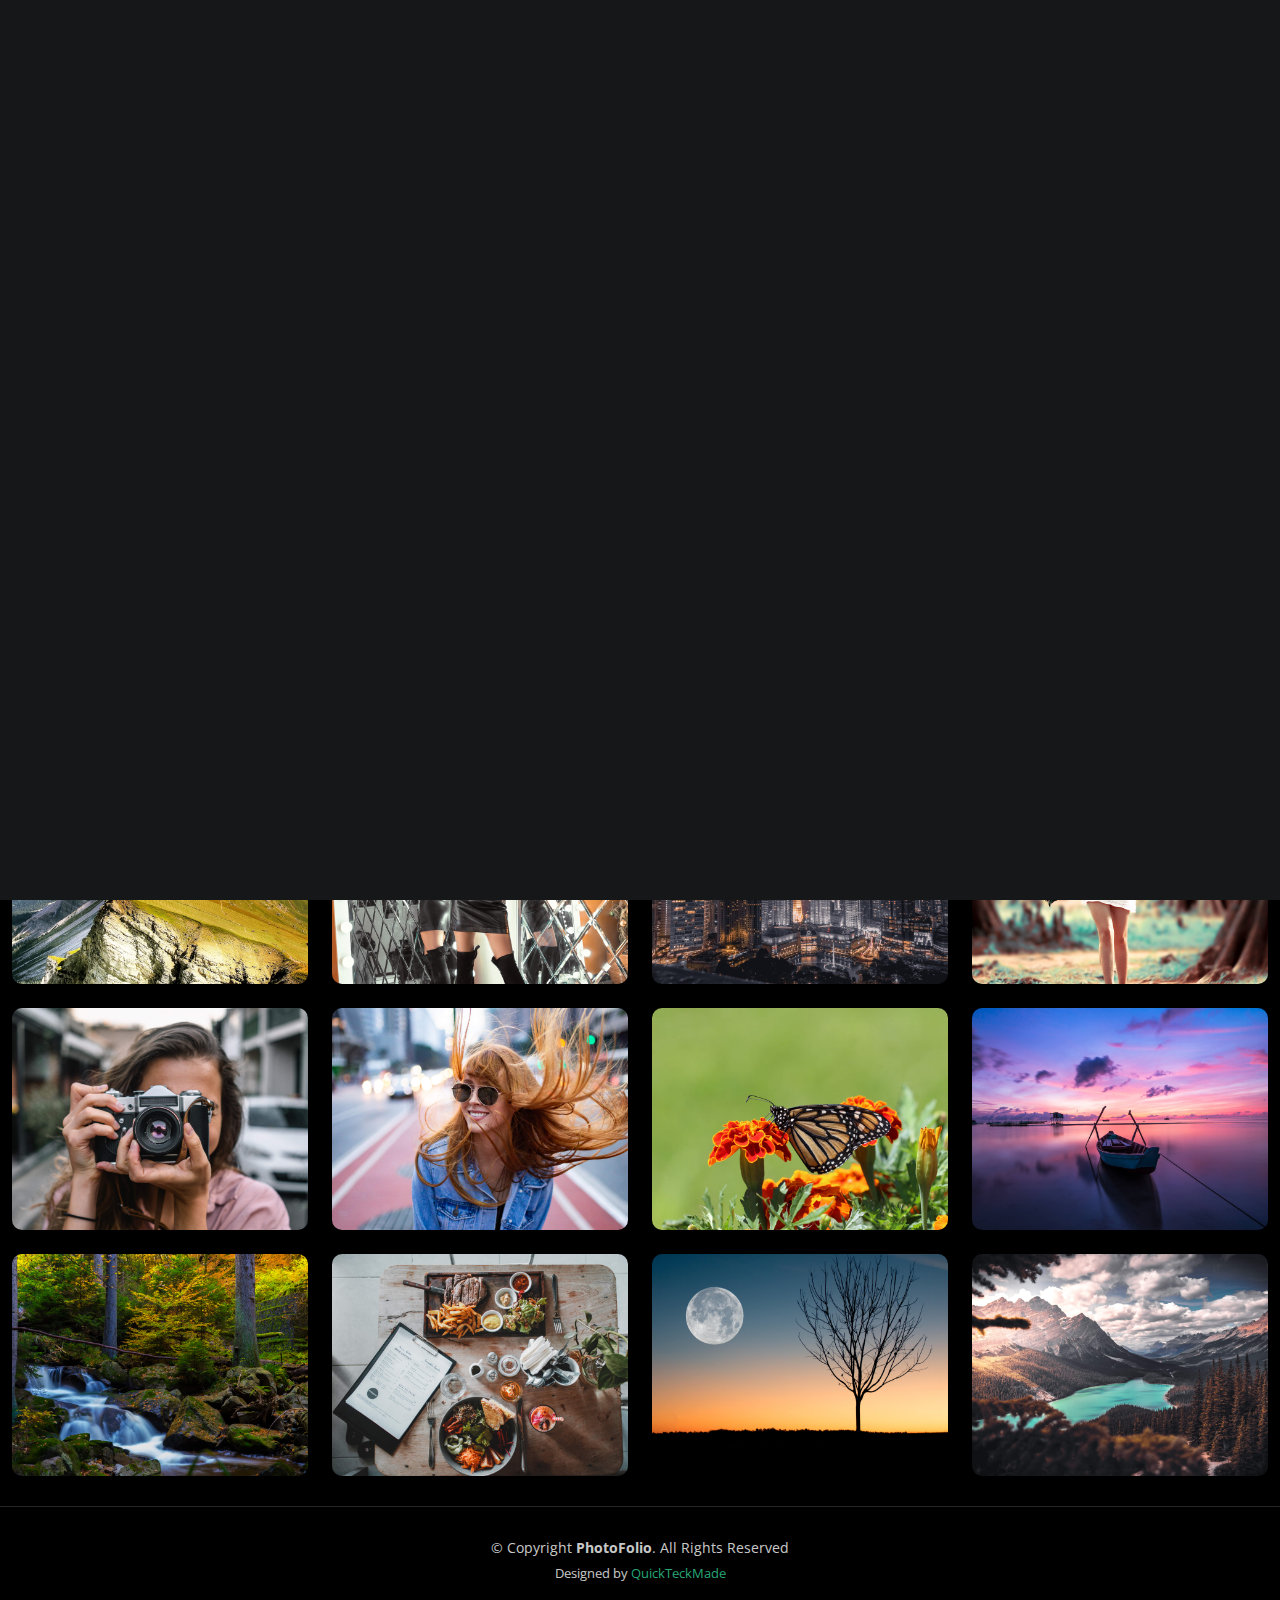
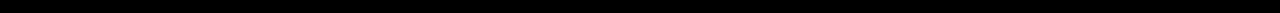
<file: portfilio/PhotoFolio/index.html>
<!DOCTYPE html>
<html lang="en">

<head>
  <meta charset="utf-8">
  <meta content="width=device-width, initial-scale=1.0" name="viewport">

  <title>PhotoFolio QuickTeck Template - Index</title>
  <meta content="" name="description">
  <meta content="" name="keywords">

  <!-- Favicons -->
  <link href="/QuickTech-mid/assets/img/favicon.img.ico" rel="icon">
  <link href="assets/img/apple-touch-icon.png" rel="apple-touch-icon">

  <!-- Google Fonts -->
  <link rel="preconnect" href="https://fonts.googleapis.com">
  <link rel="preconnect" href="https://fonts.gstatic.com" crossorigin>
  <link href="https://fonts.googleapis.com/css2?family=Open+Sans:ital,wght@0,300;0,400;0,500;0,600;0,700;1,300;1,400;1,600;1,700&family=Inter:ital,wght@0,300;0,400;0,500;0,600;0,700;1,300;1,400;1,500;1,600;1,700&family=Cardo:ital,wght@0,400;0,700;1,400&display=swap" rel="stylesheet">

  <!-- Vendor CSS Files -->
  <link href="assets/vendor/bootstrap/css/bootstrap.min.css" rel="stylesheet">
  <link href="assets/vendor/bootstrap-icons/bootstrap-icons.css" rel="stylesheet">
  <link href="assets/vendor/swiper/swiper-bundle.min.css" rel="stylesheet">
  <link href="assets/vendor/glightbox/css/glightbox.min.css" rel="stylesheet">
  <link href="assets/vendor/aos/aos.css" rel="stylesheet">

  <!-- Template Main CSS File -->
  <link href="assets/css/main.css" rel="stylesheet">

  <!-- =======================================================
  * Template Name: PhotoFolio
  * Updated: May 30 2023 with Bootstrap v5.3.0
  * Template URL: https://bootstrapmade.com/photofolio-bootstrap-photography-website-template/
  * Author: BootstrapMade.com
  * License: https://bootstrapmade.com/license/
  ======================================================== -->
</head>

<body>

  <!-- ======= Header ======= -->
  <header id="header" class="header d-flex align-items-center fixed-top">
    <div class="container-fluid d-flex align-items-center justify-content-between">

      <a href="index.html" class="logo d-flex align-items-center  me-auto me-lg-0">
        <!-- Uncomment the line below if you also wish to use an image logo -->
        <!-- <img src="assets/img/logo.png" alt=""> -->
        <i class="bi bi-camera"></i>
        <h1>PhotoFolio</h1>
      </a>

      <nav id="navbar" class="navbar">
        <ul>
          <li><a href="index.html" class="active">Home</a></li>
          <li><a href="about.html">About</a></li>
          <li class="dropdown"><a href="#"><span>Gallery</span> <i class="bi bi-chevron-down dropdown-indicator"></i></a>
            <ul>
              <li><a href="gallery.html">Nature</a></li>
              <li><a href="gallery.html">People</a></li>
              <li><a href="gallery.html">Architecture</a></li>
              <li><a href="gallery.html">Animals</a></li>
              <li><a href="gallery.html">Sports</a></li>
              <li><a href="gallery.html">Travel</a></li>
              <li class="dropdown"><a href="#"><span>Sub Menu</span> <i class="bi bi-chevron-down dropdown-indicator"></i></a>
                <ul>
                  <li><a href="#">Sub Menu 1</a></li>
                  <li><a href="#">Sub Menu 2</a></li>
                  <li><a href="#">Sub Menu 3</a></li>
                </ul>
              </li>
            </ul>
          </li>
          <li><a href="services.html">Services</a></li>
          <li><a href="contact.html">Contact</a></li>
        </ul>
      </nav><!-- .navbar -->

      <div class="header-social-links">
        <a href="#" class="twitter"><i class="bi bi-twitter"></i></a>
        <a href="#" class="facebook"><i class="bi bi-facebook"></i></a>
        <a href="#" class="instagram"><i class="bi bi-instagram"></i></a>
        <a href="#" class="linkedin"><i class="bi bi-linkedin"></i></i></a>
      </div>
      <i class="mobile-nav-toggle mobile-nav-show bi bi-list"></i>
      <i class="mobile-nav-toggle mobile-nav-hide d-none bi bi-x"></i>

    </div>
  </header><!-- End Header -->

  <!-- ======= Hero Section ======= -->
  <section id="hero" class="hero d-flex flex-column justify-content-center align-items-center" data-aos="fade" data-aos-delay="1500">
    <div class="container">
      <div class="row justify-content-center">
        <div class="col-lg-6 text-center">
          <h2>I'm <span>Jenny Wilson</span> a Professional Photographer from New York City</h2>
          <p>Blanditiis praesentium aliquam illum tempore incidunt debitis dolorem magni est deserunt sed qui libero. Qui voluptas amet.</p>
          <a href="contact.html" class="btn-get-started">Available for hire</a>
        </div>
      </div>
    </div>
  </section><!-- End Hero Section -->

  <main id="main" data-aos="fade" data-aos-delay="1500">

    <!-- ======= Gallery Section ======= -->
    <section id="gallery" class="gallery">
      <div class="container-fluid">

        <div class="row gy-4 justify-content-center">
          <div class="col-xl-3 col-lg-4 col-md-6">
            <div class="gallery-item h-100">
              <img src="assets/img/gallery/gallery-1.jpg" class="img-fluid" alt="">
              <div class="gallery-links d-flex align-items-center justify-content-center">
                <a href="assets/img/gallery/gallery-1.jpg" title="Gallery 1" class="glightbox preview-link"><i class="bi bi-arrows-angle-expand"></i></a>
                <a href="gallery-single.html" class="details-link"><i class="bi bi-link-45deg"></i></a>
              </div>
            </div>
          </div><!-- End Gallery Item -->
          <div class="col-xl-3 col-lg-4 col-md-6">
            <div class="gallery-item h-100">
              <img src="assets/img/gallery/gallery-2.jpg" class="img-fluid" alt="">
              <div class="gallery-links d-flex align-items-center justify-content-center">
                <a href="assets/img/gallery/gallery-2.jpg" title="Gallery 2" class="glightbox preview-link"><i class="bi bi-arrows-angle-expand"></i></a>
                <a href="gallery-single.html" class="details-link"><i class="bi bi-link-45deg"></i></a>
              </div>
            </div>
          </div><!-- End Gallery Item -->
          <div class="col-xl-3 col-lg-4 col-md-6">
            <div class="gallery-item h-100">
              <img src="assets/img/gallery/gallery-3.jpg" class="img-fluid" alt="">
              <div class="gallery-links d-flex align-items-center justify-content-center">
                <a href="assets/img/gallery/gallery-3.jpg" title="Gallery 3" class="glightbox preview-link"><i class="bi bi-arrows-angle-expand"></i></a>
                <a href="gallery-single.html" class="details-link"><i class="bi bi-link-45deg"></i></a>
              </div>
            </div>
          </div><!-- End Gallery Item -->
          <div class="col-xl-3 col-lg-4 col-md-6">
            <div class="gallery-item h-100">
              <img src="assets/img/gallery/gallery-4.jpg" class="img-fluid" alt="">
              <div class="gallery-links d-flex align-items-center justify-content-center">
                <a href="assets/img/gallery/gallery-4.jpg" title="Gallery 4" class="glightbox preview-link"><i class="bi bi-arrows-angle-expand"></i></a>
                <a href="gallery-single.html" class="details-link"><i class="bi bi-link-45deg"></i></a>
              </div>
            </div>
          </div><!-- End Gallery Item -->
          <div class="col-xl-3 col-lg-4 col-md-6">
            <div class="gallery-item h-100">
              <img src="assets/img/gallery/gallery-5.jpg" class="img-fluid" alt="">
              <div class="gallery-links d-flex align-items-center justify-content-center">
                <a href="assets/img/gallery/gallery-5.jpg" title="Gallery 5" class="glightbox preview-link"><i class="bi bi-arrows-angle-expand"></i></a>
                <a href="gallery-single.html" class="details-link"><i class="bi bi-link-45deg"></i></a>
              </div>
            </div>
          </div><!-- End Gallery Item -->
          <div class="col-xl-3 col-lg-4 col-md-6">
            <div class="gallery-item h-100">
              <img src="assets/img/gallery/gallery-6.jpg" class="img-fluid" alt="">
              <div class="gallery-links d-flex align-items-center justify-content-center">
                <a href="assets/img/gallery/gallery-6.jpg" title="Gallery 6" class="glightbox preview-link"><i class="bi bi-arrows-angle-expand"></i></a>
                <a href="gallery-single.html" class="details-link"><i class="bi bi-link-45deg"></i></a>
              </div>
            </div>
          </div><!-- End Gallery Item -->
          <div class="col-xl-3 col-lg-4 col-md-6">
            <div class="gallery-item h-100">
              <img src="assets/img/gallery/gallery-7.jpg" class="img-fluid" alt="">
              <div class="gallery-links d-flex align-items-center justify-content-center">
                <a href="assets/img/gallery/gallery-7.jpg" title="Gallery 7" class="glightbox preview-link"><i class="bi bi-arrows-angle-expand"></i></a>
                <a href="gallery-single.html" class="details-link"><i class="bi bi-link-45deg"></i></a>
              </div>
            </div>
          </div><!-- End Gallery Item -->
          <div class="col-xl-3 col-lg-4 col-md-6">
            <div class="gallery-item h-100">
              <img src="assets/img/gallery/gallery-8.jpg" class="img-fluid" alt="">
              <div class="gallery-links d-flex align-items-center justify-content-center">
                <a href="assets/img/gallery/gallery-8.jpg" title="Gallery 8" class="glightbox preview-link"><i class="bi bi-arrows-angle-expand"></i></a>
                <a href="gallery-single.html" class="details-link"><i class="bi bi-link-45deg"></i></a>
              </div>
            </div>
          </div><!-- End Gallery Item -->
          <div class="col-xl-3 col-lg-4 col-md-6">
            <div class="gallery-item h-100">
              <img src="assets/img/gallery/gallery-9.jpg" class="img-fluid" alt="">
              <div class="gallery-links d-flex align-items-center justify-content-center">
                <a href="assets/img/gallery/gallery-9.jpg" title="Gallery 9" class="glightbox preview-link"><i class="bi bi-arrows-angle-expand"></i></a>
                <a href="gallery-single.html" class="details-link"><i class="bi bi-link-45deg"></i></a>
              </div>
            </div>
          </div><!-- End Gallery Item -->
          <div class="col-xl-3 col-lg-4 col-md-6">
            <div class="gallery-item h-100">
              <img src="assets/img/gallery/gallery-10.jpg" class="img-fluid" alt="">
              <div class="gallery-links d-flex align-items-center justify-content-center">
                <a href="assets/img/gallery/gallery-10.jpg" title="Gallery 10" class="glightbox preview-link"><i class="bi bi-arrows-angle-expand"></i></a>
                <a href="gallery-single.html" class="details-link"><i class="bi bi-link-45deg"></i></a>
              </div>
            </div>
          </div><!-- End Gallery Item -->
          <div class="col-xl-3 col-lg-4 col-md-6">
            <div class="gallery-item h-100">
              <img src="assets/img/gallery/gallery-11.jpg" class="img-fluid" alt="">
              <div class="gallery-links d-flex align-items-center justify-content-center">
                <a href="assets/img/gallery/gallery-11.jpg" title="Gallery 11" class="glightbox preview-link"><i class="bi bi-arrows-angle-expand"></i></a>
                <a href="gallery-single.html" class="details-link"><i class="bi bi-link-45deg"></i></a>
              </div>
            </div>
          </div><!-- End Gallery Item -->
          <div class="col-xl-3 col-lg-4 col-md-6">
            <div class="gallery-item h-100">
              <img src="assets/img/gallery/gallery-12.jpg" class="img-fluid" alt="">
              <div class="gallery-links d-flex align-items-center justify-content-center">
                <a href="assets/img/gallery/gallery-12.jpg" title="Gallery 12" class="glightbox preview-link"><i class="bi bi-arrows-angle-expand"></i></a>
                <a href="gallery-single.html" class="details-link"><i class="bi bi-link-45deg"></i></a>
              </div>
            </div>
          </div><!-- End Gallery Item -->
          <div class="col-xl-3 col-lg-4 col-md-6">
            <div class="gallery-item h-100">
              <img src="assets/img/gallery/gallery-13.jpg" class="img-fluid" alt="">
              <div class="gallery-links d-flex align-items-center justify-content-center">
                <a href="assets/img/gallery/gallery-13.jpg" title="Gallery 13" class="glightbox preview-link"><i class="bi bi-arrows-angle-expand"></i></a>
                <a href="gallery-single.html" class="details-link"><i class="bi bi-link-45deg"></i></a>
              </div>
            </div>
          </div><!-- End Gallery Item -->
          <div class="col-xl-3 col-lg-4 col-md-6">
            <div class="gallery-item h-100">
              <img src="assets/img/gallery/gallery-14.jpg" class="img-fluid" alt="">
              <div class="gallery-links d-flex align-items-center justify-content-center">
                <a href="assets/img/gallery/gallery-14.jpg" title="Gallery 14" class="glightbox preview-link"><i class="bi bi-arrows-angle-expand"></i></a>
                <a href="gallery-single.html" class="details-link"><i class="bi bi-link-45deg"></i></a>
              </div>
            </div>
          </div><!-- End Gallery Item -->
          <div class="col-xl-3 col-lg-4 col-md-6">
            <div class="gallery-item h-100">
              <img src="assets/img/gallery/gallery-15.jpg" class="img-fluid" alt="">
              <div class="gallery-links d-flex align-items-center justify-content-center">
                <a href="assets/img/gallery/gallery-15.jpg" title="Gallery 15" class="glightbox preview-link"><i class="bi bi-arrows-angle-expand"></i></a>
                <a href="gallery-single.html" class="details-link"><i class="bi bi-link-45deg"></i></a>
              </div>
            </div>
          </div><!-- End Gallery Item -->
          <div class="col-xl-3 col-lg-4 col-md-6">
            <div class="gallery-item h-100">
              <img src="assets/img/gallery/gallery-16.jpg" class="img-fluid" alt="">
              <div class="gallery-links d-flex align-items-center justify-content-center">
                <a href="assets/img/gallery/gallery-16.jpg" title="Gallery 16" class="glightbox preview-link"><i class="bi bi-arrows-angle-expand"></i></a>
                <a href="gallery-single.html" class="details-link"><i class="bi bi-link-45deg"></i></a>
              </div>
            </div>
          </div><!-- End Gallery Item -->

        </div>

      </div>
    </section><!-- End Gallery Section -->

  </main><!-- End #main -->

  <!-- ======= Footer ======= -->
  <footer id="footer" class="footer">
    <div class="container">
      <div class="copyright">
        &copy; Copyright <strong><span>PhotoFolio</span></strong>. All Rights Reserved
      </div>
      <div class="credits">
        <!-- All the links in the footer should remain intact. -->
        <!-- You can delete the links only if you purchased the pro version. -->
        <!-- Licensing information: https://bootstrapmade.com/license/ -->
        <!-- Purchase the pro version with working PHP/AJAX contact form: https://bootstrapmade.com/photofolio-bootstrap-photography-website-template/ -->
        Designed by <a href="https://bootstrapmade.com/">QuickTeckMade</a>
      </div>
    </div>
  </footer><!-- End Footer -->

  <a href="#" class="scroll-top d-flex align-items-center justify-content-center"><i class="bi bi-arrow-up-short"></i></a>

  <div id="preloader">
    <div class="line"></div>
  </div>

  <!-- Vendor JS Files -->
  <script src="assets/vendor/bootstrap/js/bootstrap.bundle.min.js"></script>
  <script src="assets/vendor/swiper/swiper-bundle.min.js"></script>
  <script src="assets/vendor/glightbox/js/glightbox.min.js"></script>
  <script src="assets/vendor/aos/aos.js"></script>
  <script src="assets/vendor/php-email-form/validate.js"></script>

  <!-- Template Main JS File -->
  <script src="assets/js/main.js"></script>

</body>

</html>
</file>
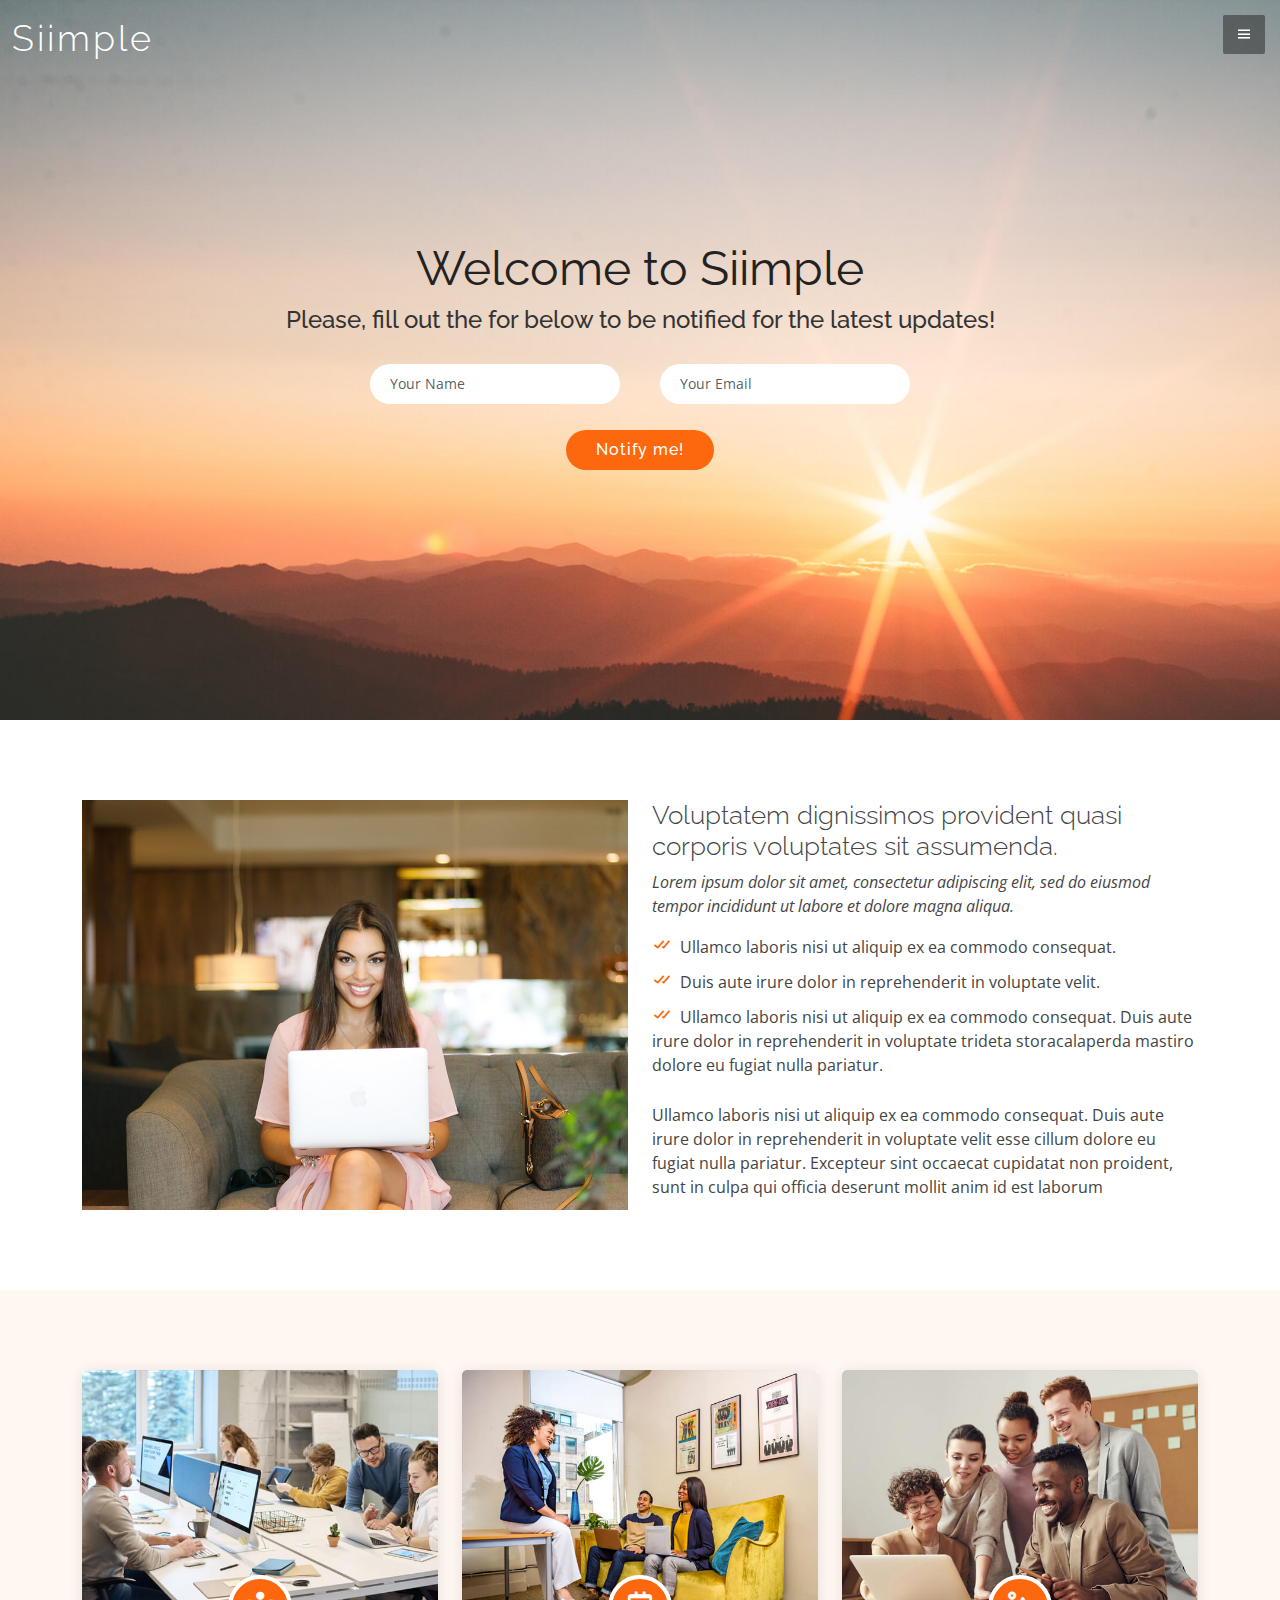
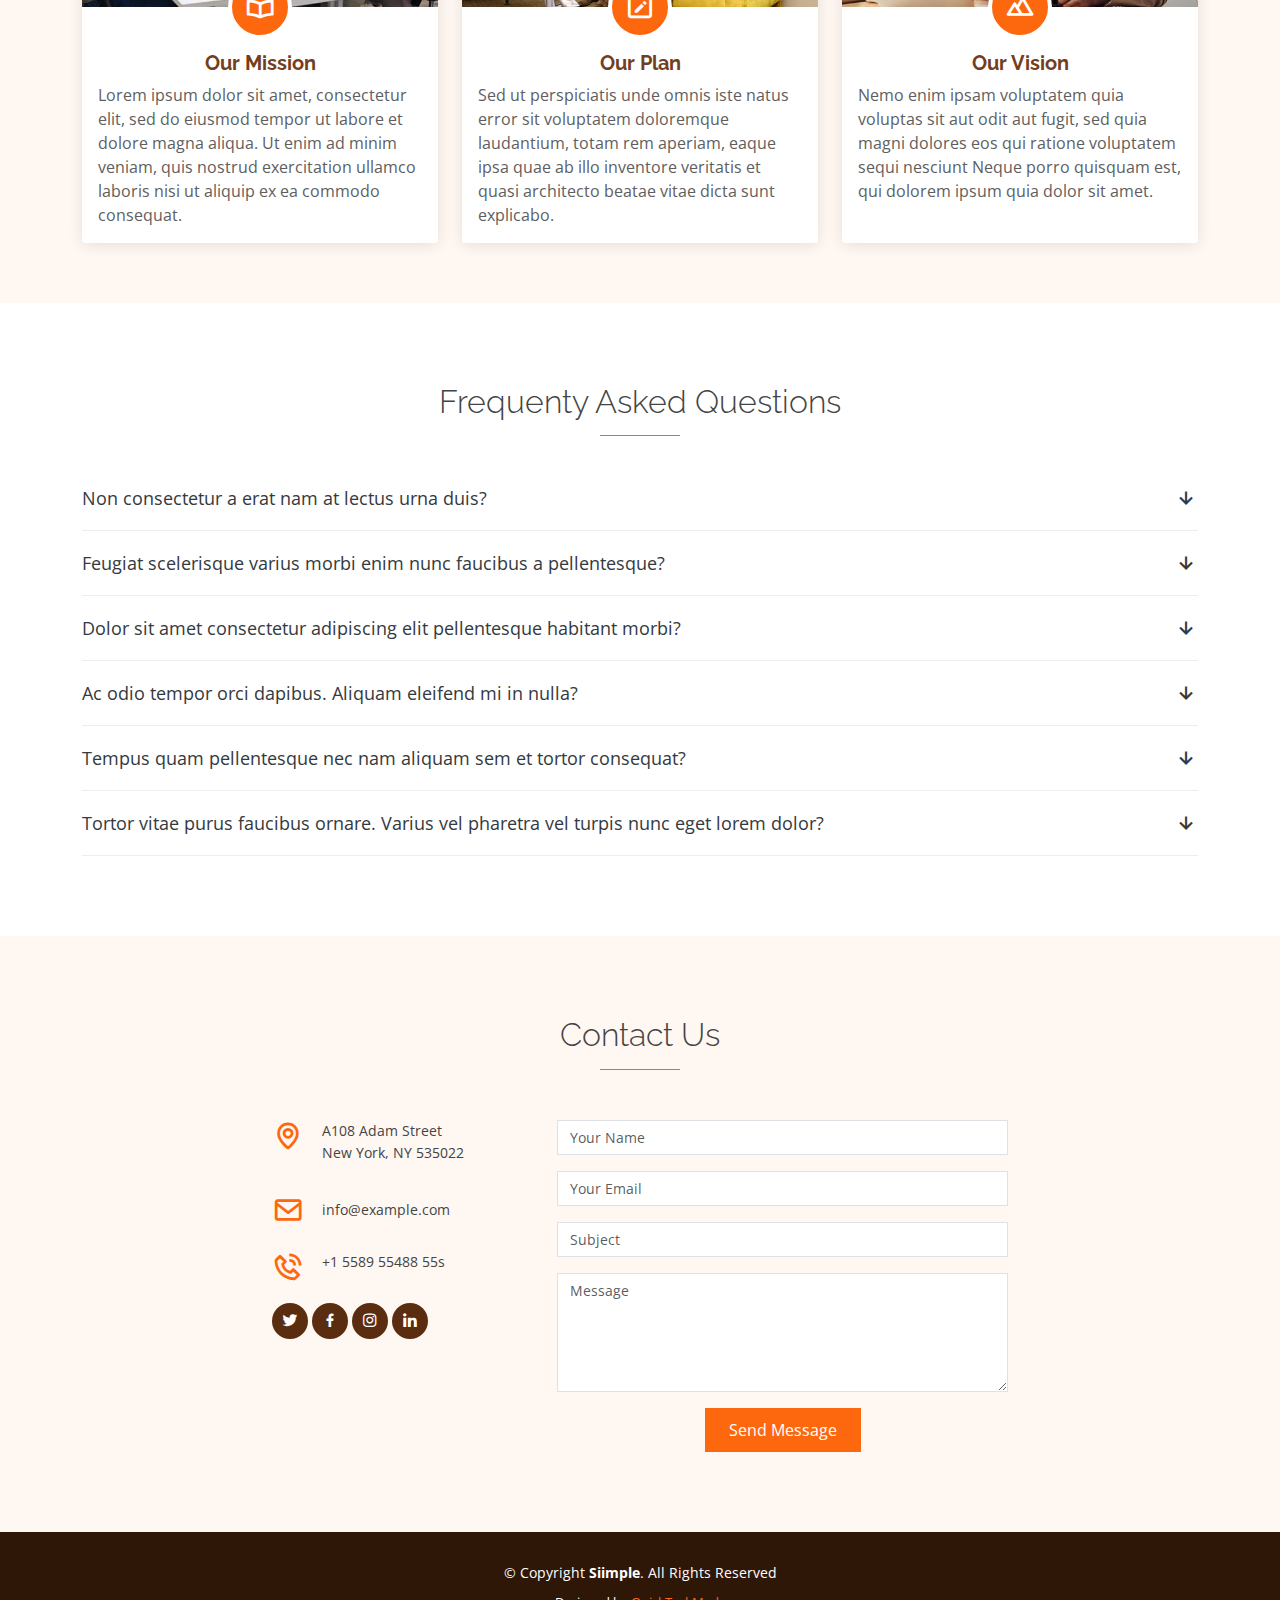
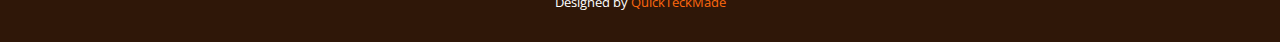
<file: portfilio/Siimple/index.html>
<!DOCTYPE html>
<html lang="en">

<head>
  <meta charset="utf-8">
  <meta content="width=device-width, initial-scale=1.0" name="viewport">

  <title>Siimple - QuickTeck Landing Page Template</title>
  <meta content="" name="description">
  <meta content="" name="keywords">

  <!-- Favicons -->
  <link href="/QuickTech-mid/assets/img/favicon.img.ico" rel="icon">
  <link href="assets/img/apple-touch-icon.png" rel="apple-touch-icon">

  <!-- Google Fonts -->
  <link href="https://fonts.googleapis.com/css?family=Open+Sans:300,300i,400,400i,600,600i,700,700i|Raleway:300,300i,400,400i,600,600i,700,700i" rel="stylesheet">

  <!-- Vendor CSS Files -->
  <link href="assets/vendor/bootstrap/css/bootstrap.min.css" rel="stylesheet">
  <link href="assets/vendor/boxicons/css/boxicons.min.css" rel="stylesheet">

  <!-- Template Main CSS File -->
  <link href="assets/css/style.css" rel="stylesheet">

  <!-- =======================================================
  * Template Name: Siimple
  * Updated: May 30 2023 with Bootstrap v5.3.0
  * Template URL: https://bootstrapmade.com/free-bootstrap-landing-page/
  * Author: BootstrapMade.com
  * License: https://bootstrapmade.com/license/
  ======================================================== -->
</head>

<body>

  <!-- ======= Header ======= -->
  <header id="header">
    <div class="container-fluid">

      <div class="logo">
        <h1><a href="index.html">Siimple</a></h1>
        <!-- Uncomment below if you prefer to use an image logo -->
        <!-- <a href="index.html"><img src="assets/img/logo.png" alt="" class="img-fluid"></a>-->
      </div>

      <button type="button" class="nav-toggle"><i class="bx bx-menu"></i></button>
      <nav class="nav-menu">
        <ul>
          <li class="active"><a href="#header" class="scrollto">Home</a></li>
          <li><a href="#about" class="scrollto">About Us</a></li>
          <li><a href="#why-us" class="scrollto">Why Us</a></li>
          <li class="drop-down"><a href="">Drop Down</a>
            <ul>
              <li><a href="#">Drop Down 1</a></li>
              <li class="drop-down"><a href="#">Drop Down 2</a>
                <ul>
                  <li><a href="#">Deep Drop Down 1</a></li>
                  <li><a href="#">Deep Drop Down 2</a></li>
                  <li><a href="#">Deep Drop Down 3</a></li>
                  <li><a href="#">Deep Drop Down 4</a></li>
                  <li><a href="#">Deep Drop Down 5</a></li>
                </ul>
              </li>
              <li><a href="#">Drop Down 3</a></li>
              <li><a href="#">Drop Down 4</a></li>
              <li><a href="#">Drop Down 5</a></li>
            </ul>
          </li>
          <li><a href="#contact" class="scrollto">Contact Us</a></li>
        </ul>
      </nav><!-- .nav-menu -->

    </div>
  </header><!-- End #header -->

  <!-- ======= Hero Section ======= -->
  <section id="hero">
    <div class="hero-container">
      <h1>Welcome to Siimple</h1>
      <h2>Please, fill out the for below to be notified for the latest updates!</h2>

      <form action="forms/notify.php" method="post" role="form" class="php-email-form">
        <div class="row no-gutters">
          <div class="col-md-6 form-group pr-md-1">
            <input type="text" name="name" class="form-control" id="name" placeholder="Your Name" required>
          </div>
          <div class="col-md-6 form-group pl-md-1">
            <input type="email" class="form-control" name="email" id="email" placeholder="Your Email" required>
          </div>
        </div>

        <div class="my-3">
          <div class="loading">Loading</div>
          <div class="error-message"></div>
          <div class="sent-message">Your notification request was sent. Thank you!</div>
        </div>
        <div class="text-center"><button type="submit">Notify me!</button></div>
      </form>
    </div>
  </section><!-- #hero -->

  <main id="main">

    <!-- ======= About Section ======= -->
    <section id="about" class="about">
      <div class="container">

        <div class="row">
          <div class="col-lg-6">
            <img src="assets/img/about-img.jpg" class="img-fluid" alt="">
          </div>
          <div class="col-lg-6 pt-4 pt-lg-0">
            <h3>Voluptatem dignissimos provident quasi corporis voluptates sit assumenda.</h3>
            <p class="fst-italic">
              Lorem ipsum dolor sit amet, consectetur adipiscing elit, sed do eiusmod tempor incididunt ut labore et dolore
              magna aliqua.
            </p>
            <ul>
              <li><i class="bx bx-check-double"></i> Ullamco laboris nisi ut aliquip ex ea commodo consequat.</li>
              <li><i class="bx bx-check-double"></i> Duis aute irure dolor in reprehenderit in voluptate velit.</li>
              <li><i class="bx bx-check-double"></i> Ullamco laboris nisi ut aliquip ex ea commodo consequat. Duis aute irure dolor in reprehenderit in voluptate trideta storacalaperda mastiro dolore eu fugiat nulla pariatur.</li>
            </ul>
            <p>
              Ullamco laboris nisi ut aliquip ex ea commodo consequat. Duis aute irure dolor in reprehenderit in voluptate
              velit esse cillum dolore eu fugiat nulla pariatur. Excepteur sint occaecat cupidatat non proident, sunt in
              culpa qui officia deserunt mollit anim id est laborum
            </p>
          </div>
        </div>

      </div>
    </section><!-- End About Section -->

    <!-- ======= Why Us Section ======= -->
    <section id="why-us" class="why-us section-bg">
      <div class="container">

        <div class="row">
          <div class="col-lg-4 col-md-6 d-flex align-items-stretch">
            <div class="card">
              <img src="assets/img/why-us-1.jpg" class="card-img-top" alt="...">
              <div class="card-icon">
                <i class="bx bx-book-reader"></i>
              </div>
              <div class="card-body">
                <h5 class="card-title"><a href="">Our Mission</a></h5>
                <p class="card-text">Lorem ipsum dolor sit amet, consectetur elit, sed do eiusmod tempor ut labore et dolore magna aliqua. Ut enim ad minim veniam, quis nostrud exercitation ullamco laboris nisi ut aliquip ex ea commodo consequat. </p>
              </div>
            </div>
          </div>
          <div class="col-lg-4 col-md-6 d-flex align-items-stretch">
            <div class="card">
              <img src="assets/img/why-us-2.jpg" class="card-img-top" alt="...">
              <div class="card-icon">
                <i class="bx bx-calendar-edit"></i>
              </div>
              <div class="card-body">
                <h5 class="card-title"><a href="">Our Plan</a></h5>
                <p class="card-text">Sed ut perspiciatis unde omnis iste natus error sit voluptatem doloremque laudantium, totam rem aperiam, eaque ipsa quae ab illo inventore veritatis et quasi architecto beatae vitae dicta sunt explicabo. </p>
              </div>
            </div>
          </div>
          <div class="col-lg-4 col-md-6 d-flex align-items-stretch">
            <div class="card">
              <img src="assets/img/why-us-3.jpg" class="card-img-top" alt="...">
              <div class="card-icon">
                <i class="bx bx-landscape"></i>
              </div>
              <div class="card-body">
                <h5 class="card-title"><a href="">Our Vision</a></h5>
                <p class="card-text">Nemo enim ipsam voluptatem quia voluptas sit aut odit aut fugit, sed quia magni dolores eos qui ratione voluptatem sequi nesciunt Neque porro quisquam est, qui dolorem ipsum quia dolor sit amet. </p>
              </div>
            </div>
          </div>
        </div>

      </div>
    </section><!-- End Why Us Section -->

    <!-- ======= Frequenty Asked Questions Section ======= -->
    <section class="faq">
      <div class="container">

        <div class="section-title">
          <h2>Frequenty Asked Questions</h2>
        </div>

        <ul class="faq-list">

          <li>
            <a data-bs-toggle="collapse" class="collapsed" data-bs-target="#faq1">Non consectetur a erat nam at lectus urna duis? <i class="bx bx-down-arrow-alt icon-show"></i><i class="bx bx-x icon-close"></i></a>
            <div id="faq1" class="collapse" data-bs-parent=".faq-list">
              <p>
                Feugiat pretium nibh ipsum consequat. Tempus iaculis urna id volutpat lacus laoreet non curabitur gravida. Venenatis lectus magna fringilla urna porttitor rhoncus dolor purus non.
              </p>
            </div>
          </li>

          <li>
            <a data-bs-toggle="collapse" data-bs-target="#faq2" class="collapsed">Feugiat scelerisque varius morbi enim nunc faucibus a pellentesque? <i class="bx bx-down-arrow-alt icon-show"></i><i class="bx bx-x icon-close"></i></a>
            <div id="faq2" class="collapse" data-bs-parent=".faq-list">
              <p>
                Dolor sit amet consectetur adipiscing elit pellentesque habitant morbi. Id interdum velit laoreet id donec ultrices. Fringilla phasellus faucibus scelerisque eleifend donec pretium. Est pellentesque elit ullamcorper dignissim. Mauris ultrices eros in cursus turpis massa tincidunt dui.
              </p>
            </div>
          </li>

          <li>
            <a data-bs-toggle="collapse" data-bs-target="#faq3" class="collapsed">Dolor sit amet consectetur adipiscing elit pellentesque habitant morbi? <i class="bx bx-down-arrow-alt icon-show"></i><i class="bx bx-x icon-close"></i></a>
            <div id="faq3" class="collapse" data-bs-parent=".faq-list">
              <p>
                Eleifend mi in nulla posuere sollicitudin aliquam ultrices sagittis orci. Faucibus pulvinar elementum integer enim. Sem nulla pharetra diam sit amet nisl suscipit. Rutrum tellus pellentesque eu tincidunt. Lectus urna duis convallis convallis tellus. Urna molestie at elementum eu facilisis sed odio morbi quis
              </p>
            </div>
          </li>

          <li>
            <a data-bs-toggle="collapse" data-bs-target="#faq4" class="collapsed">Ac odio tempor orci dapibus. Aliquam eleifend mi in nulla? <i class="bx bx-down-arrow-alt icon-show"></i><i class="bx bx-x icon-close"></i></a>
            <div id="faq4" class="collapse" data-bs-parent=".faq-list">
              <p>
                Dolor sit amet consectetur adipiscing elit pellentesque habitant morbi. Id interdum velit laoreet id donec ultrices. Fringilla phasellus faucibus scelerisque eleifend donec pretium. Est pellentesque elit ullamcorper dignissim. Mauris ultrices eros in cursus turpis massa tincidunt dui.
              </p>
            </div>
          </li>

          <li>
            <a data-bs-toggle="collapse" data-bs-target="#faq5" class="collapsed">Tempus quam pellentesque nec nam aliquam sem et tortor consequat? <i class="bx bx-down-arrow-alt icon-show"></i><i class="bx bx-x icon-close"></i></a>
            <div id="faq5" class="collapse" data-bs-parent=".faq-list">
              <p>
                Molestie a iaculis at erat pellentesque adipiscing commodo. Dignissim suspendisse in est ante in. Nunc vel risus commodo viverra maecenas accumsan. Sit amet nisl suscipit adipiscing bibendum est. Purus gravida quis blandit turpis cursus in
              </p>
            </div>
          </li>

          <li>
            <a data-bs-toggle="collapse" data-bs-target="#faq6" class="collapsed">Tortor vitae purus faucibus ornare. Varius vel pharetra vel turpis nunc eget lorem dolor? <i class="bx bx-down-arrow-alt icon-show"></i><i class="bx bx-x icon-close"></i></a>
            <div id="faq6" class="collapse" data-bs-parent=".faq-list">
              <p>
                Laoreet sit amet cursus sit amet dictum sit amet justo. Mauris vitae ultricies leo integer malesuada nunc vel. Tincidunt eget nullam non nisi est sit amet. Turpis nunc eget lorem dolor sed. Ut venenatis tellus in metus vulputate eu scelerisque. Pellentesque diam volutpat commodo sed egestas egestas fringilla phasellus faucibus. Nibh tellus molestie nunc non blandit massa enim nec.
              </p>
            </div>
          </li>

        </ul>

      </div>
    </section><!-- End Frequenty Asked Questions Section -->

    <!-- ======= Contact Us Section ======= -->
    <section id="contact" class="contact section-bg">
      <div class="container">

        <div class="section-title">
          <h2>Contact Us</h2>
        </div>

        <div class="row justify-content-center">

          <div class="col-lg-3 col-md-5 mb-5 mb-md-0">
            <div class="info">
              <div class="address">
                <i class="bx bx-map"></i>
                <p>A108 Adam Street<br>New York, NY 535022</p>
              </div>

              <div class="email">
                <i class="bx bx-envelope"></i>
                <p>info@example.com</p>
              </div>

              <div class="phone">
                <i class="bx bx-phone-call"></i>
                <p>+1 5589 55488 55s</p>
              </div>
            </div>

            <div class="social-links">
              <a href="#" class="twitter"><i class="bx bxl-twitter"></i></a>
              <a href="#" class="facebook"><i class="bx bxl-facebook"></i></a>
              <a href="#" class="instagram"><i class="bx bxl-instagram"></i></a>
              <a href="#" class="linkedin"><i class="bx bxl-linkedin"></i></a>
            </div>

          </div>

          <div class="col-lg-5 col-md-7">
            <form action="forms/contact.php" method="post" role="form" class="php-email-form">
              <div class="form-group">
                <input type="text" name="name" class="form-control" id="name" placeholder="Your Name" required>
              </div>
              <div class="form-group mt-3">
                <input type="email" class="form-control" name="email" id="email" placeholder="Your Email" required>
              </div>
              <div class="form-group mt-3">
                <input type="text" class="form-control" name="subject" id="subject" placeholder="Subject" required>
              </div>
              <div class="form-group mt-3">
                <textarea class="form-control" name="message" rows="5" placeholder="Message" required></textarea>
              </div>
              <div class="my-3">
                <div class="loading">Loading</div>
                <div class="error-message"></div>
                <div class="sent-message">Your message has been sent. Thank you!</div>
              </div>
              <div class="text-center"><button type="submit">Send Message</button></div>
            </form>
          </div>

        </div>

      </div>
    </section><!-- End Contact Us Section -->

  </main><!-- End #main -->

  <!-- ======= Footer ======= -->
  <footer id="footer">
    <div class="container">
      <div class="copyright">
        &copy; Copyright <strong><span>Siimple</span></strong>. All Rights Reserved
      </div>
      <div class="credits">
        <!-- All the links in the footer should remain intact. -->
        <!-- You can delete the links only if you purchased the pro version. -->
        <!-- Licensing information: https://bootstrapmade.com/license/ -->
        <!-- Purchase the pro version with working PHP/AJAX contact form: https://bootstrapmade.com/free-bootstrap-landing-page/ -->
        Designed by <a href="https://bootstrapmade.com/">QuickTeckMade</a>
      </div>
    </div>
  </footer><!-- End #footer -->

  <!-- Vendor JS Files -->
  <script src="assets/vendor/bootstrap/js/bootstrap.bundle.min.js"></script>
  <script src="assets/vendor/php-email-form/validate.js"></script>

  <!-- Template Main JS File -->
  <script src="assets/js/main.js"></script>

</body>

</html>
</file>
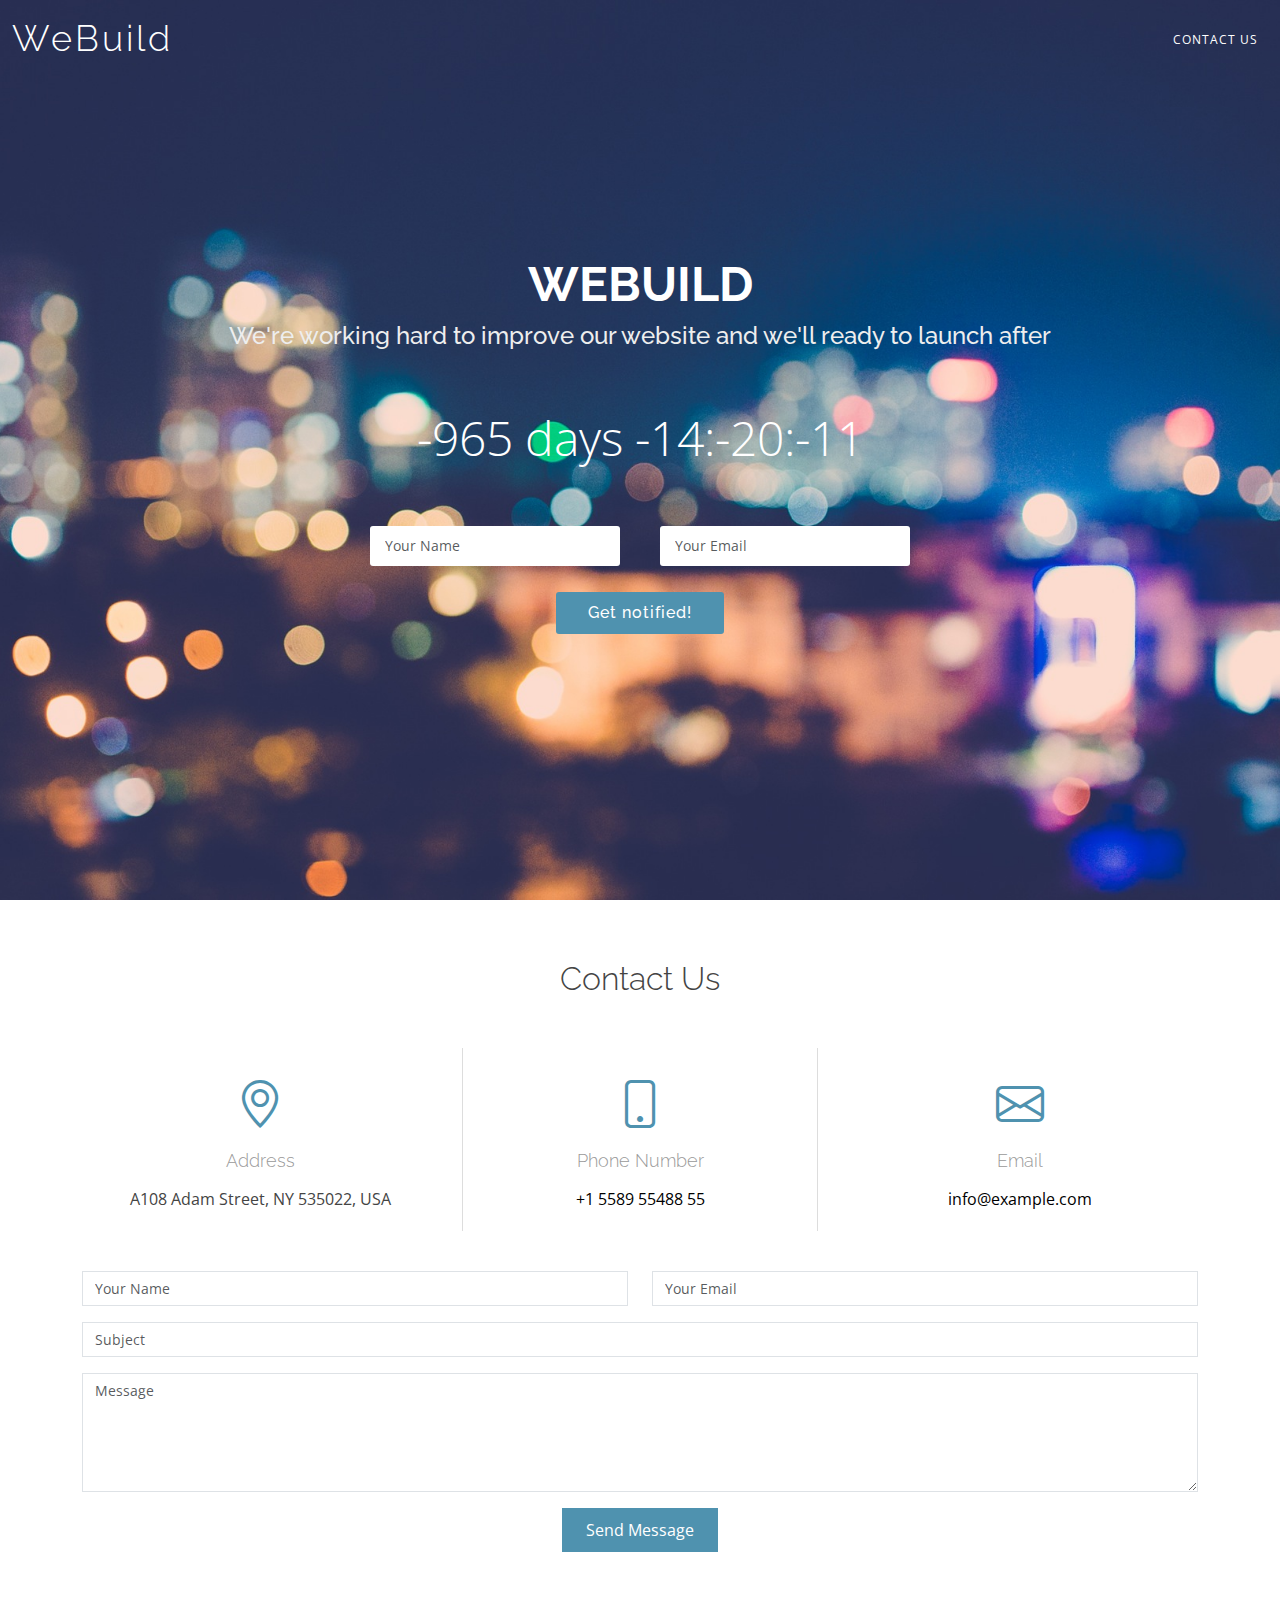
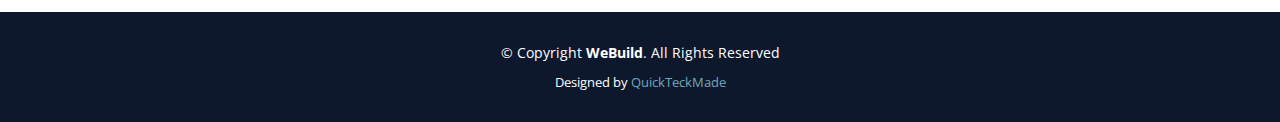
<file: portfilio/WeBuild/index.html>
<!DOCTYPE html>
<html lang="en">

<head>
  <meta charset="utf-8">
  <meta content="width=device-width, initial-scale=1.0" name="viewport">

  <title>WeBuild - QuickTeck Coming Soon Template</title>
  <meta content="" name="description">
  <meta content="" name="keywords">

  <!-- Favicons -->
  <link href="/QuickTech-mid/assets/img/favicon.img.ico" rel="icon">
  <link href="assets/img/apple-touch-icon.png" rel="apple-touch-icon">

  <!-- Google Fonts -->
  <link href="https://fonts.googleapis.com/css?family=Open+Sans:300,300i,400,400i,600,600i,700,700i|Raleway:300,300i,400,400i,600,600i,700,700i" rel="stylesheet">

  <!-- Vendor CSS Files -->
  <link href="assets/vendor/bootstrap/css/bootstrap.min.css" rel="stylesheet">
  <link href="assets/vendor/bootstrap-icons/bootstrap-icons.css" rel="stylesheet">

  <!-- Template Main CSS File -->
  <link href="assets/css/style.css" rel="stylesheet">

  <!-- =======================================================
  * Template Name: WeBuild
  * Updated: May 30 2023 with Bootstrap v5.3.0
  * Template URL: https://bootstrapmade.com/free-bootstrap-coming-soon-template-countdwon/
  * Author: BootstrapMade.com
  * License: https://bootstrapmade.com/license/
  ======================================================== -->
</head>

<body>

  <!-- ======= Header ======= -->
  <header id="header">
    <div class="container-fluid d-flex justify-content-between align-items-center">

      <div class="logo">
        <h1 class="text-light"><a href="index.html"><span>WeBuild</span></a></h1>
        <!-- Uncomment below if you prefer to use an image logo -->
        <!-- <a href="index.html"><img src="assets/img/logo.png" alt="" class="img-fluid"></a>-->
      </div>

      <div class="contact-link float-right">
        <a href="#contact" class="scrollto">Contact Us</a>
      </div>

    </div>
  </header><!-- End #header -->

  <!-- ======= Hero Section ======= -->
  <section id="hero">
    <div class="hero-container">
      <h1>WeBuild</h1>
      <h2>We're working hard to improve our website and we'll ready to launch after</h2>
      <div class="countdown" data-count="2023/12/3" data-template="%d days %h:%m:%s"></div>

      <form action="forms/notify.php" method="post" role="form" class="php-email-form">
        <div class="row no-gutters">
          <div class="col-md-6 form-group pr-md-1">
            <input type="text" name="name" class="form-control" id="name" placeholder="Your Name" required>
          </div>
          <div class="col-md-6 form-group pl-md-1">
            <input type="email" class="form-control" name="email" id="email" placeholder="Your Email" required>
          </div>
        </div>

        <div class="my-3">
          <div class="loading">Loading</div>
          <div class="error-message"></div>
          <div class="sent-message">Your notification request was sent. Thank you!</div>
        </div>
        <div class="text-center"><button type="submit">Get notified!</button></div>
      </form>
    </div>
  </section><!-- End Hero -->

  <main id="main">

    <!-- ======= Contact Us Section ======= -->
    <section id="contact" class="contact">
      <div class="container">

        <div class="section-title">
          <h2>Contact Us</h2>
        </div>

        <div class="row contact-info">

          <div class="col-md-4">
            <div class="contact-address">
              <i class="bi bi-geo-alt"></i>
              <h3>Address</h3>
              <address>A108 Adam Street, NY 535022, USA</address>
            </div>
          </div>

          <div class="col-md-4">
            <div class="contact-phone">
              <i class="bi bi-phone"></i>
              <h3>Phone Number</h3>
              <p><a href="tel:+155895548855">+1 5589 55488 55</a></p>
            </div>
          </div>

          <div class="col-md-4">
            <div class="contact-email">
              <i class="bi bi-envelope"></i>
              <h3>Email</h3>
              <p><a href="mailto:info@example.com">info@example.com</a></p>
            </div>
          </div>

        </div>

        <div class="form">
          <form action="forms/contact.php" method="post" role="form" class="php-email-form">
            <div class="row">
              <div class="col-md form-group">
                <input type="text" name="name" class="form-control" id="name" placeholder="Your Name" required>
              </div>
              <div class="col-md form-group mt-3 mt-md-0">
                <input type="email" class="form-control" name="email" id="email" placeholder="Your Email" required>
              </div>
            </div>
            <div class="form-group mt-3">
              <input type="text" class="form-control" name="subject" id="subject" placeholder="Subject" required>
            </div>
            <div class="form-group mt-3">
              <textarea class="form-control" name="message" rows="5" placeholder="Message" required></textarea>
            </div>
            <div class="my-3">
              <div class="loading">Loading</div>
              <div class="error-message"></div>
              <div class="sent-message">Your message has been sent. Thank you!</div>
            </div>
            <div class="text-center"><button type="submit">Send Message</button></div>
          </form>
        </div>

      </div>
    </section><!-- End Contact Us Section -->

  </main><!-- End #main -->

  <!-- ======= Footer ======= -->
  <footer id="footer">
    <div class="container">
      <div class="copyright">
        &copy; Copyright <strong><span>WeBuild</span></strong>. All Rights Reserved
      </div>
      <div class="credits">
        <!-- All the links in the footer should remain intact. -->
        <!-- You can delete the links only if you purchased the pro version. -->
        <!-- Licensing information: https://bootstrapmade.com/license/ -->
        <!-- Purchase the pro version with working PHP/AJAX contact form: https://bootstrapmade.com/free-bootstrap-coming-soon-template-countdwon/ -->
        Designed by <a href="https://bootstrapmade.com/">QuickTeckMade</a>
      </div>
    </div>
  </footer><!-- End #footer -->

  <!-- Vendor JS Files -->
  <script src="assets/vendor/bootstrap/js/bootstrap.bundle.min.js"></script>
  <script src="assets/vendor/php-email-form/validate.js"></script>

  <!-- Template Main JS File -->
  <script src="assets/js/main.js"></script>

</body>

</html>
</file>
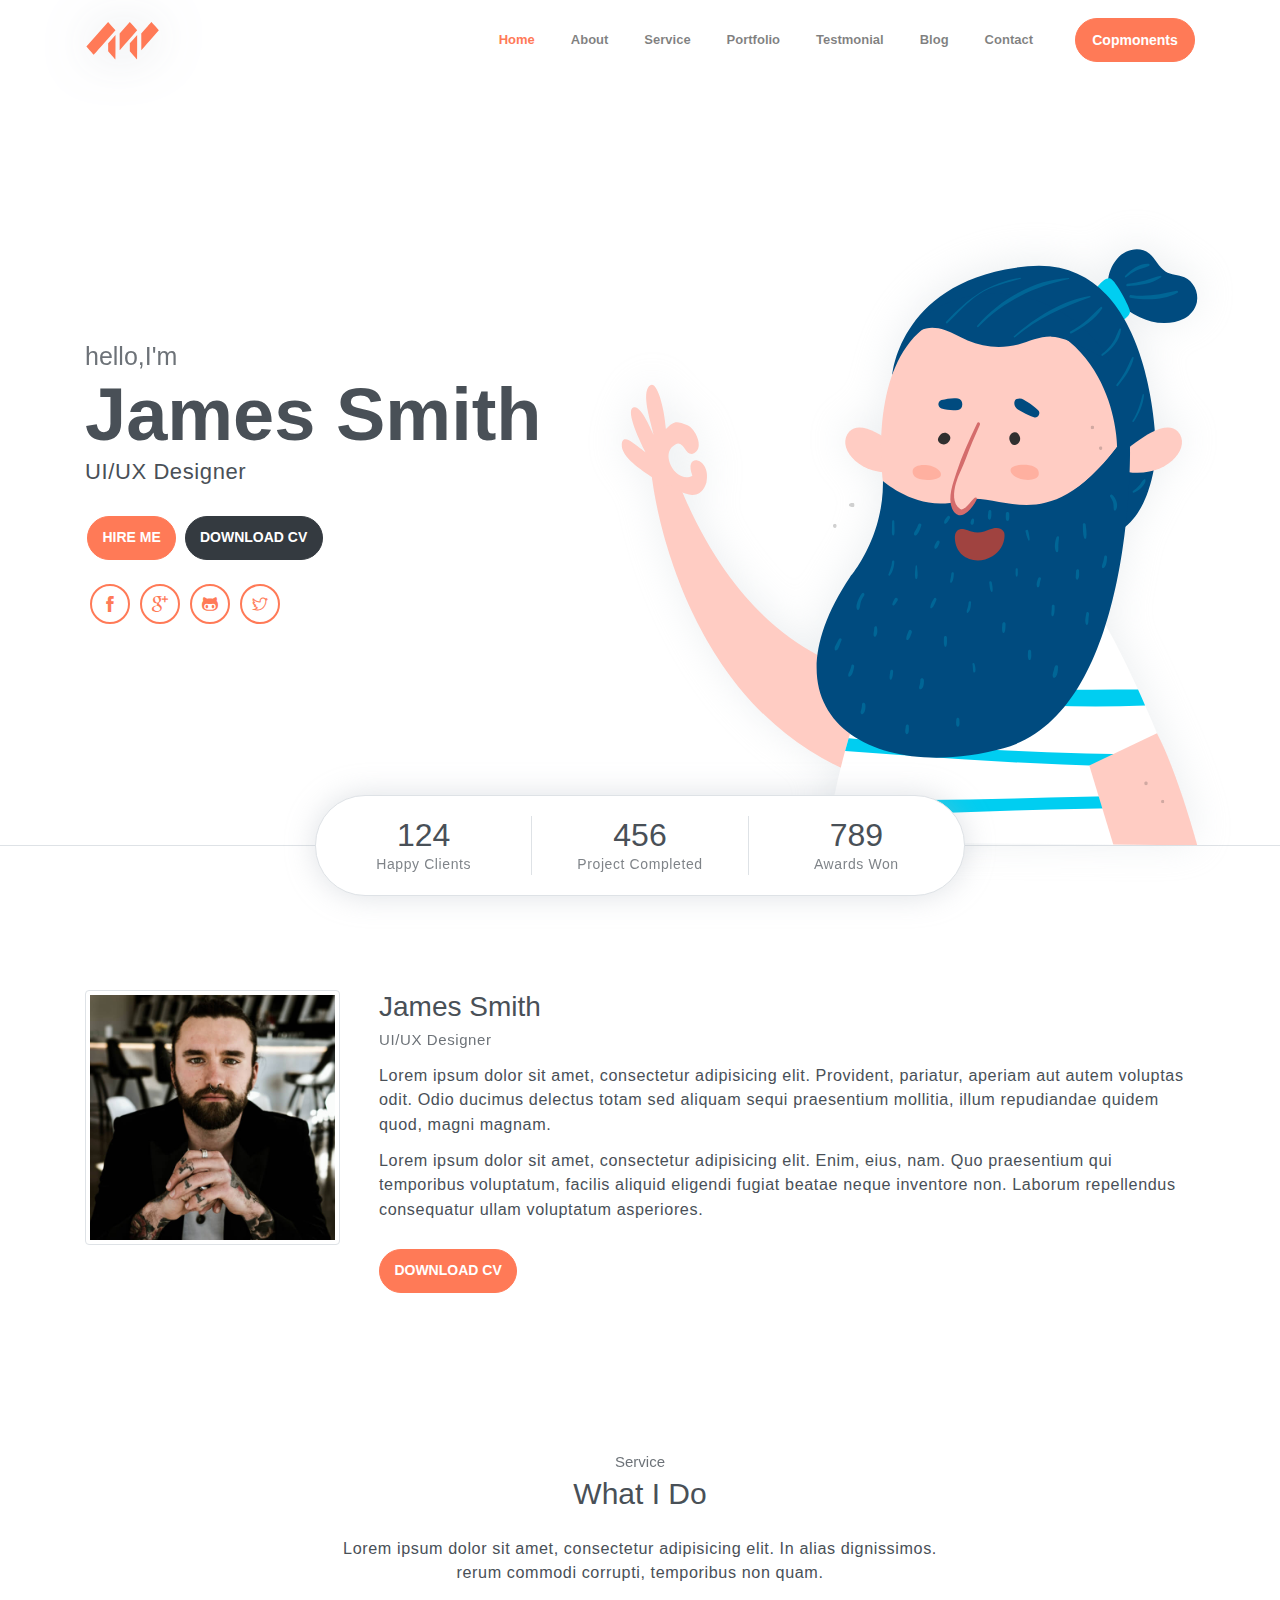
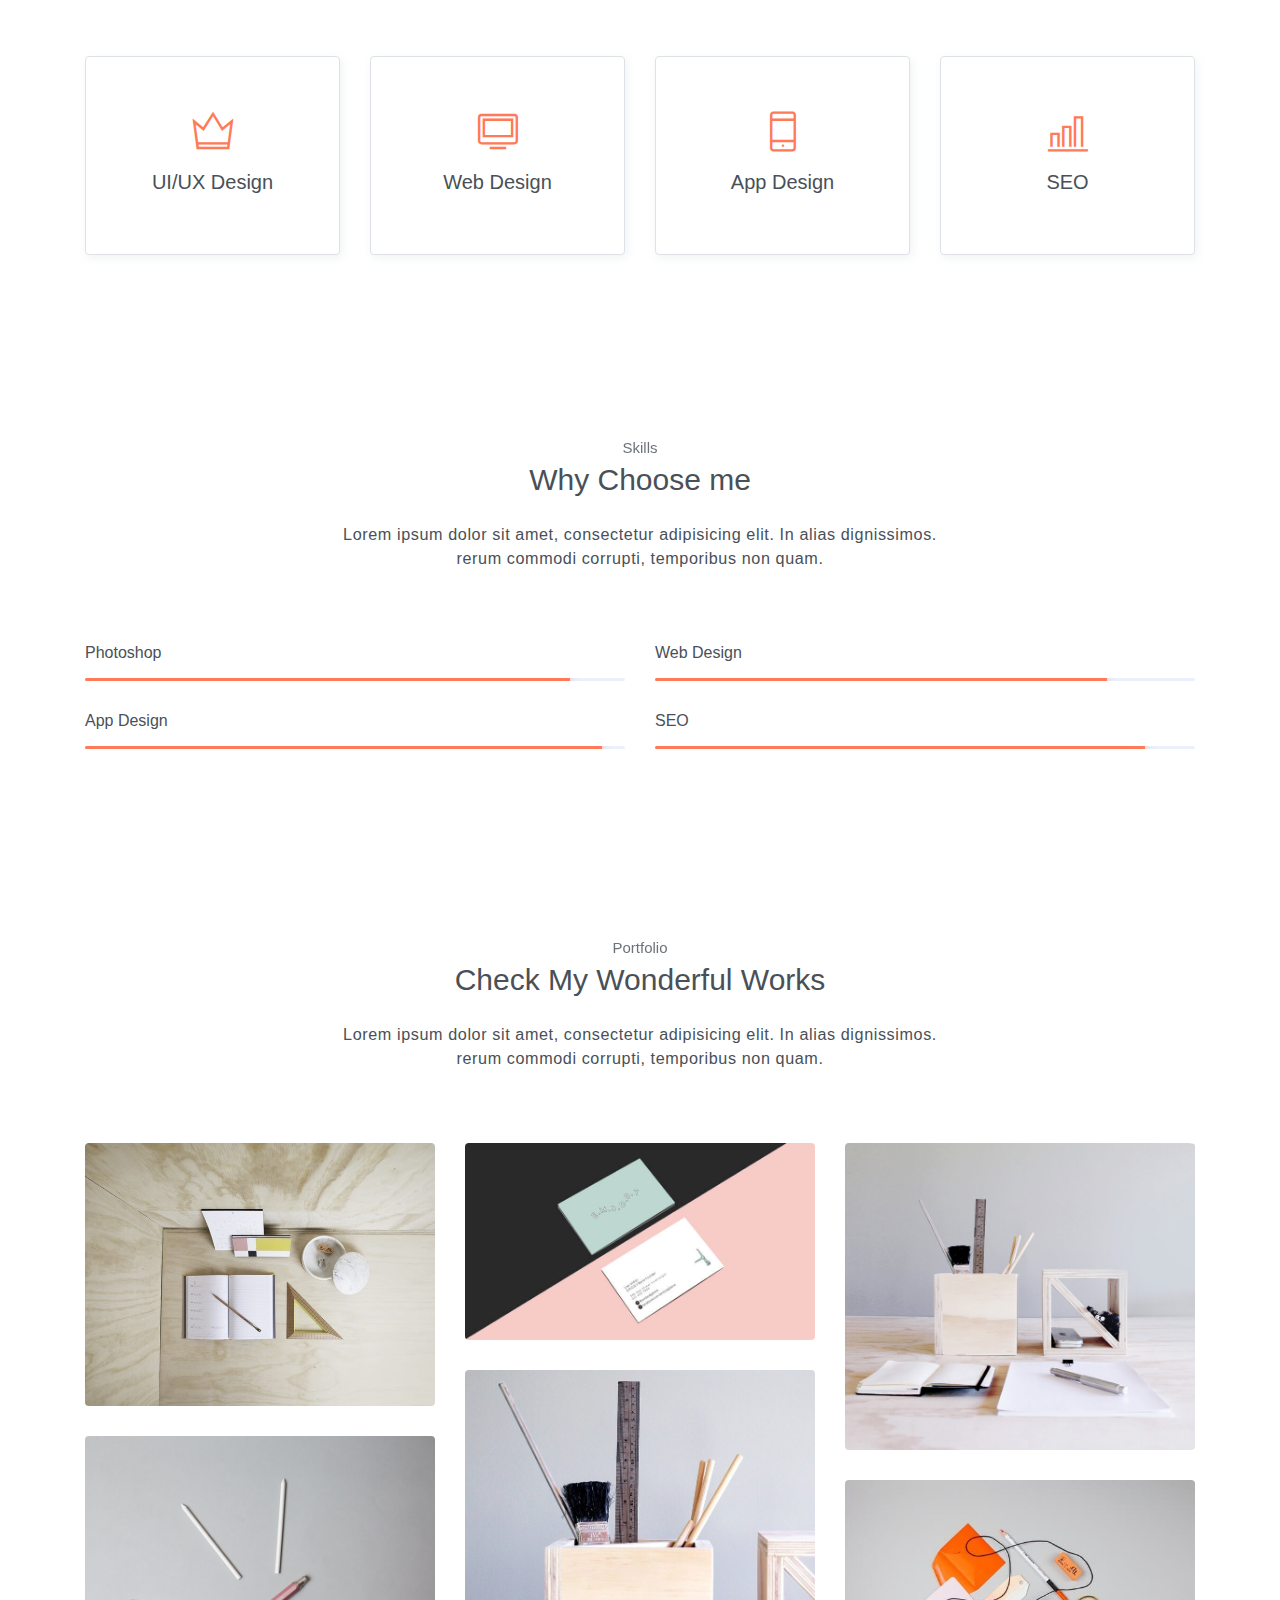
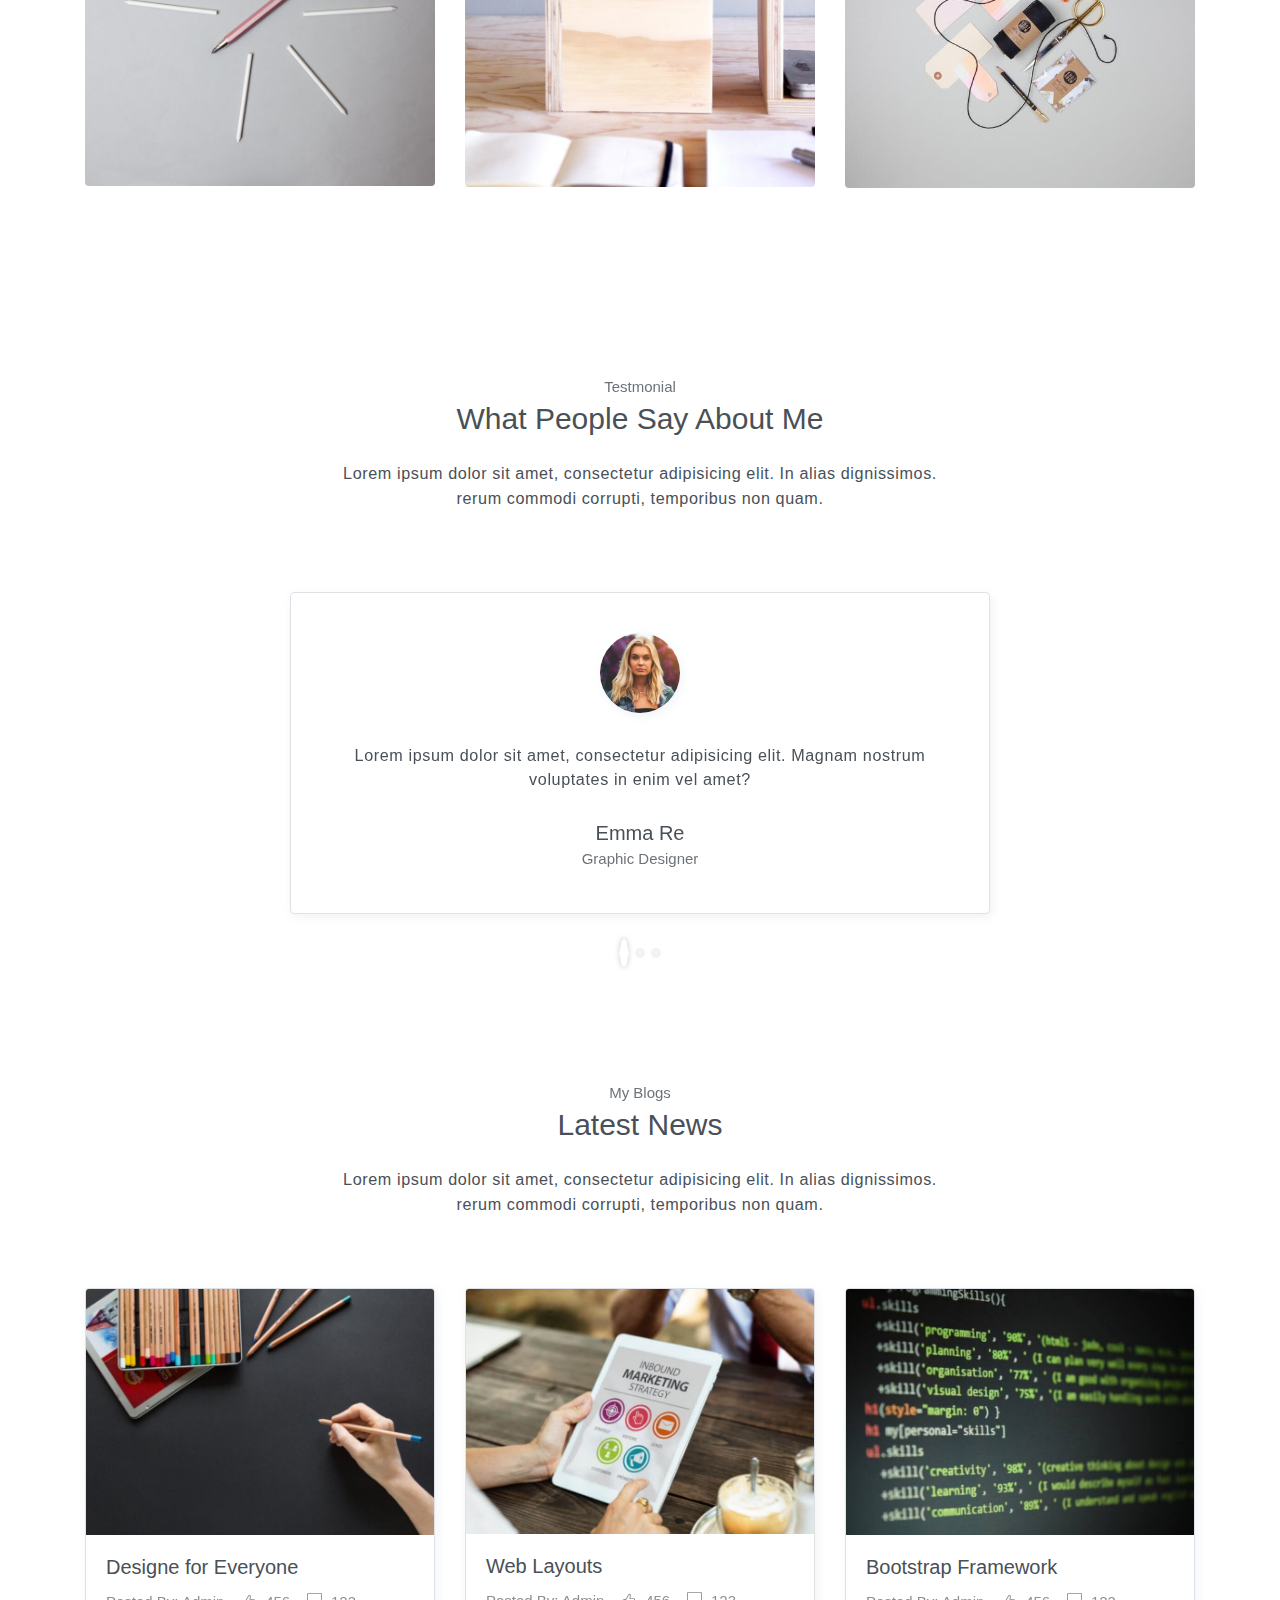
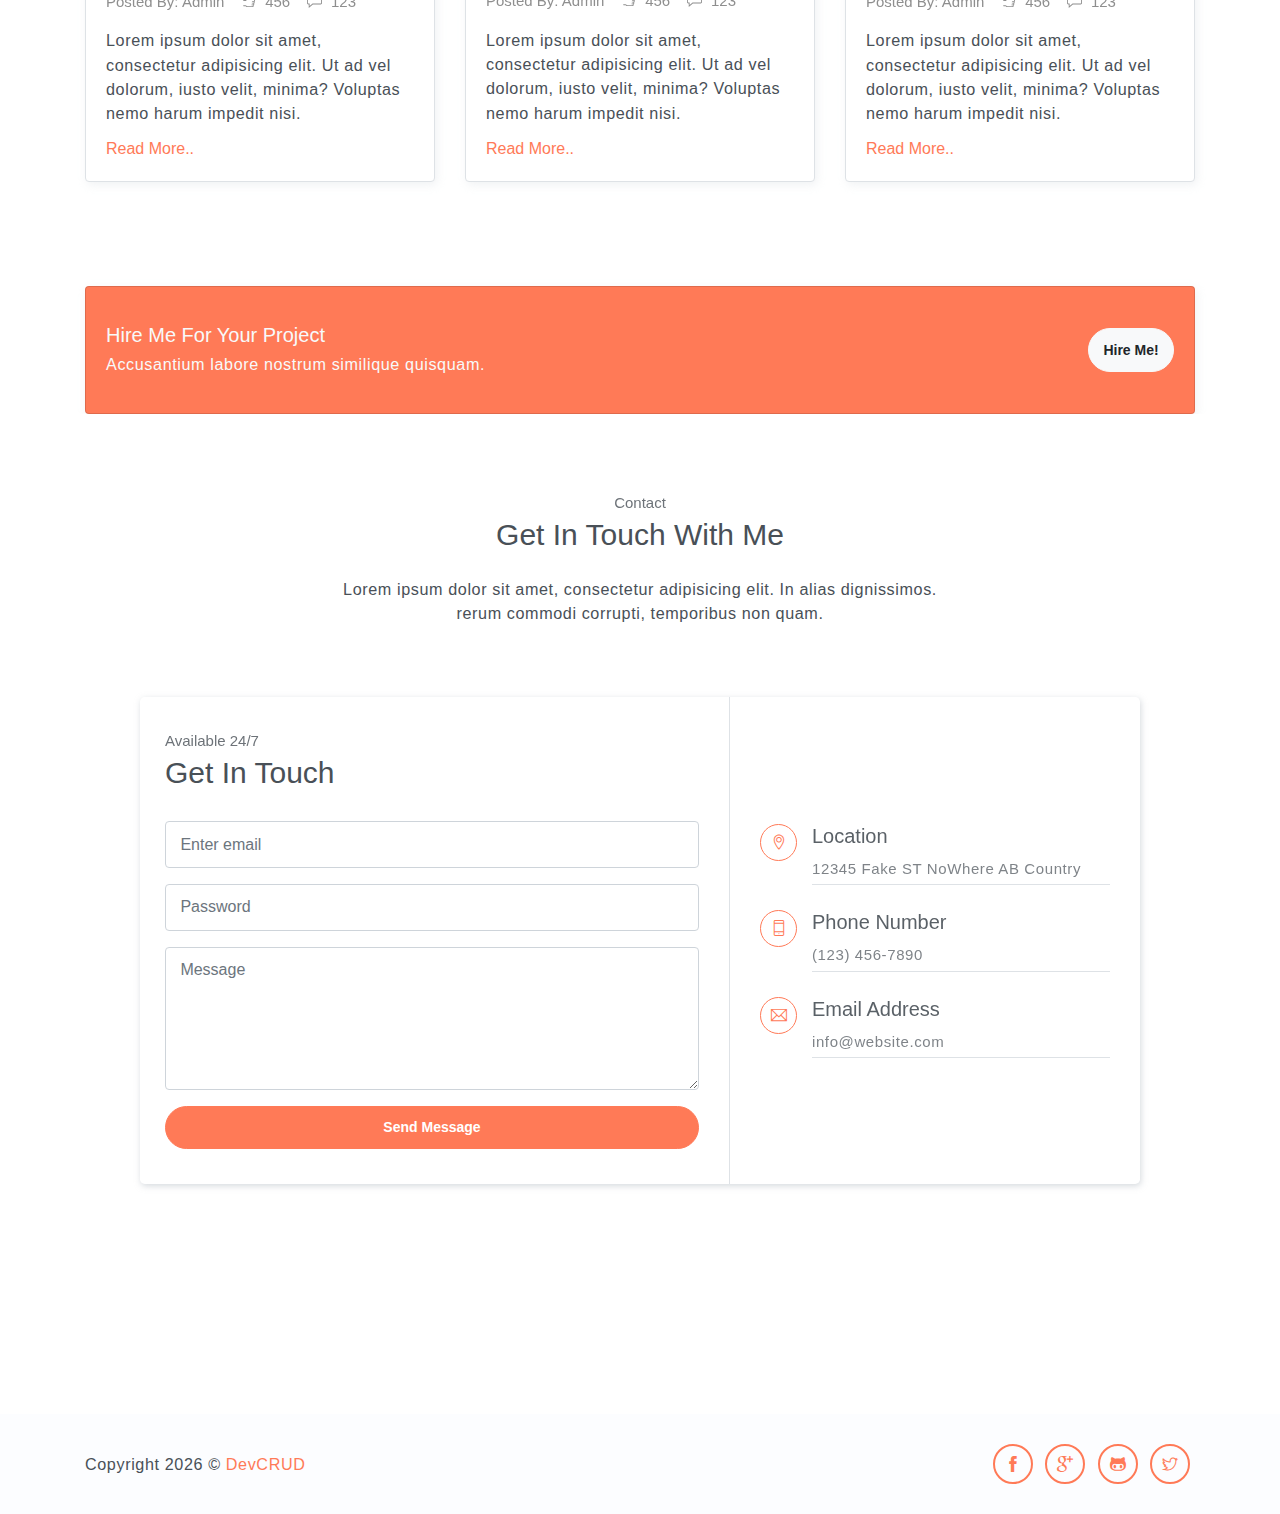
<file: portfilio/steller/public_html/index.html>
<!DOCTYPE html>
<html lang="en">
<head>
	<meta charset="utf-8">
    <meta name="viewport" content="width=device-width, initial-scale=1, shrink-to-fit=no">
    <meta name="description" content="Start your development with Steller landing page.">
    <meta name="author" content="Devcrud">
    <title>Steller Landing page | Free Bootstrap 4.1 landing page</title>
    <!-- font icons -->
    <link rel="stylesheet" href="assets/vendors/themify-icons/css/themify-icons.css">
    <!-- Bootstrap + Steller main styles -->
	<link rel="stylesheet" href="assets/css/steller.css">
    <link href="/QuickTech-mid/assets/img/favicon.img.ico" rel="icon">
</head>
<body data-spy="scroll" data-target=".navbar" data-offset="40" id="home">

    <!-- Page navigation -->
    <nav class="navbar navbar-expand-lg navbar-light fixed-top" data-spy="affix" data-offset-top="0">
        <div class="container">
            <a class="navbar-brand" href="#"><img src="assets/imgs/logo.svg" alt=""></a>
            <button class="navbar-toggler" type="button" data-toggle="collapse" data-target="#navbarSupportedContent" aria-controls="navbarSupportedContent" aria-expanded="false" aria-label="Toggle navigation">
                <span class="navbar-toggler-icon"></span>
            </button>

            <div class="collapse navbar-collapse" id="navbarSupportedContent">
                <ul class="navbar-nav ml-auto align-items-center">
                    <li class="nav-item">
                        <a class="nav-link" href="#home">Home</a>
                    </li>
                    <li class="nav-item">
                        <a class="nav-link" href="#about">About</a>
                    </li>
                    <li class="nav-item">
                        <a class="nav-link" href="#service">Service</a>
                    </li>                   
                    <li class="nav-item">
                        <a class="nav-link" href="#portfolio">Portfolio</a>
                    </li>
                    <li class="nav-item">
                        <a class="nav-link" href="#testmonial">Testmonial</a>
                    </li>
                    <li class="nav-item">
                        <a class="nav-link" href="#blog">Blog</a>
                    </li>
                    <li class="nav-item">
                        <a class="nav-link" href="#contact">Contact</a>
                    </li>
                    <li class="nav-item">
                        <a class="- btn btn-primary rounded ml-4" href="components.html">Copmonents</a>
                    </li>
                </ul>
            </div>
        </div>          
    </nav>
    <!-- End of page navibation -->

    <!-- Page Header -->
    <header class="header" id="home">
        <div class="container">
            <div class="infos">
                <h6 class="subtitle">hello,I'm</h6>
                <h6 class="title">James Smith</h6>
                <p>UI/UX Designer</p>

                <div class="buttons pt-3">
                    <button class="btn btn-primary rounded">HIRE ME</button>
                    <button class="btn btn-dark rounded">DOWNLOAD CV</button>
                </div>      

                <div class="socials mt-4">
                    <a class="social-item" href="javascript:void(0)"><i class="ti-facebook"></i></a>
                    <a class="social-item" href="javascript:void(0)"><i class="ti-google"></i></a>
                    <a class="social-item" href="javascript:void(0)"><i class="ti-github"></i></a>
                    <a class="social-item" href="javascript:void(0)"><i class="ti-twitter"></i></a>
                </div>
            </div>              
            <div class="img-holder">
                <img src="assets/imgs/man.svg" alt="">
            </div>      
        </div>  

        <!-- Header-widget -->
        <div class="widget">
            <div class="widget-item">
                <h2>124</h2>
                <p>Happy Clients</p>
            </div>
            <div class="widget-item">
                <h2>456</h2>
                <p>Project Completed</p>
            </div>
            <div class="widget-item">
                <h2>789</h2>
                <p>Awards Won</p>
            </div>
        </div>
    </header>
    <!-- End of Page Header -->
    
    <!-- About section -->
    <section id="about" class="section mt-3">
        <div class="container mt-5">
            <div class="row text-center text-md-left">
                <div class="col-md-3">
                    <img src="assets/imgs/avatar.jpg" alt="" class="img-thumbnail mb-4">
                </div>
                <div class="pl-md-4 col-md-9">
                    <h6 class="title">James Smith</h6>
                    <p class="subtitle">UI/UX Designer</p>
                    <p>Lorem ipsum dolor sit amet, consectetur adipisicing elit. Provident, pariatur, aperiam aut autem voluptas odit. Odio ducimus delectus totam sed aliquam sequi praesentium mollitia, illum repudiandae quidem quod, magni magnam.</p>
                    <p>Lorem ipsum dolor sit amet, consectetur adipisicing elit. Enim, eius, nam. Quo praesentium qui temporibus voluptatum, facilis aliquid eligendi fugiat beatae neque inventore non. Laborum repellendus consequatur ullam voluptatum asperiores.</p>
                    <button class="btn btn-primary rounded mt-3">DOWNLOAD CV</button>                   
                </div>
            </div>
        </div>
    </section>

    <!-- Service section -->
    <section id="service" class="section">
        <div class="container text-center">
            <h6 class="subtitle">Service</h6>
            <h6 class="section-title mb-4">What I Do</h6>
            <p class="mb-5 pb-4">Lorem ipsum dolor sit amet, consectetur adipisicing elit. In alias dignissimos. <br> rerum commodi corrupti, temporibus non quam.</p>

            <div class="row">
                <div class="col-sm-6 col-md-3 mb-4">
                    <div class="custom-card card border">
                        <div class="card-body">
                            <i class="icon ti-crown"></i>
                            <h5>UI/UX Design</h5>
                        </div>
                    </div>
                </div>
                <div class="col-sm-6 col-md-3 mb-4">
                    <div class="custom-card card border">
                        <div class="card-body">
                            <i class="icon ti-desktop"></i>
                            <h5>Web Design</h5>
                        </div>
                    </div>
                </div>
                <div class="col-sm-6 col-md-3 mb-4">
                    <div class="custom-card card border">
                        <div class="card-body">
                            <i class="icon ti-mobile"></i>
                            <h5>App Design</h5>
                        </div>
                    </div>
                </div>
                <div class="col-sm-6 col-md-3 mb-4">
                    <div class="custom-card card border">
                        <div class="card-body">
                            <i class="icon ti-bar-chart"></i>
                            <h5>SEO</h5>
                        </div>
                    </div>
                </div>
            </div>
        </div>
    </section>
    <!-- End of Sectoin -->

    <!-- Skills section -->
    <section class="section">
        <div class="container text-center">
            <h6 class="subtitle">Skills</h6>
            <h6 class="section-title mb-4">Why Choose me</h6>
            <p class="mb-5 pb-4">Lorem ipsum dolor sit amet, consectetur adipisicing elit. In alias dignissimos. <br> rerum commodi corrupti, temporibus non quam.</p>

            <div class="row text-left">
                <div class="col-sm-6">
                    <h6 class="mb-3">Photoshop</h6>
                    <div class="progress">
                        <div class="progress-bar bg-primary" role="progressbar" style="width: 89%;" aria-valuenow="25" aria-valuemin="0" aria-valuemax="100"><span>89%</span></div>
                    </div>
                </div>
                <div class="col-sm-6">
                    <h6 class="mb-3">Web Design</h6>
                    <div class="progress">
                        <div class="progress-bar bg-primary" role="progressbar" style="width: 83%;" aria-valuenow="25" aria-valuemin="0" aria-valuemax="100"><span>83%</span></div>
                    </div>
                </div>
                <div class="col-sm-6">
                    <h6 class="mb-3">App Design</h6>
                    <div class="progress">
                        <div class="progress-bar bg-primary" role="progressbar" style="width: 95%;" aria-valuenow="25" aria-valuemin="0" aria-valuemax="100"><span>95%</span></div>
                    </div>
                </div>
                <div class="col-sm-6">
                    <h6 class="mb-3">SEO</h6>
                    <div class="progress">
                        <div class="progress-bar bg-primary" role="progressbar" style="width: 90%;" aria-valuenow="25" aria-valuemin="0" aria-valuemax="100"><span>90%</span></div>
                    </div>
                </div>
            </div>  
        </div>
    </section>
    <!-- End of Skills sections -->

    <!-- Portfolio section -->
    <section id="portfolio" class="section">
        <div class="container text-center">
            <h6 class="subtitle">Portfolio</h6>
            <h6 class="section-title mb-4">Check My Wonderful Works</h6>
            <p class="mb-5 pb-4">Lorem ipsum dolor sit amet, consectetur adipisicing elit. In alias dignissimos. <br> rerum commodi corrupti, temporibus non quam.</p>

            <div class="row">
                <div class="col-sm-4">
                    <div class="img-wrapper">
                        <img src="assets/imgs/folio-1.jpg" alt="">
                        <div class="overlay">
                            <div class="overlay-infos">
                                <h5>Project Title</h5>
                                <a href="javascript:void(0)"><i class="ti-zoom-in"></i></a>
                                <a href="javascript:void(0)"><i class="ti-link"></i></a>
                            </div>  
                        </div>
                    </div>
                    <div class="img-wrapper">
                        <img src="assets/imgs/folio-2.jpg" alt="">
                        <div class="overlay">
                            <div class="overlay-infos">
                                <h5>Project Title</h5>
                                <a href="javascript:void(0)"><i class="ti-zoom-in"></i></a>
                                <a href="javascript:void(0)"><i class="ti-link"></i></a>
                            </div>                              
                        </div>
                    </div>                  
                </div>
                <div class="col-sm-4">
                    <div class="img-wrapper">
                        <img src="assets/imgs/folio-3.jpg" alt="">
                        <div class="overlay">
                            <div class="overlay-infos">
                                <h5>Project Title</h5>
                                <a href="javascript:void(0)"><i class="ti-zoom-in"></i></a>
                                <a href="javascript:void(0)"><i class="ti-link"></i></a>
                            </div>  
                        </div>
                    </div>
                    <div class="img-wrapper">
                        <img src="assets/imgs/folio-4.jpg" alt="">
                        <div class="overlay">
                            <div class="overlay-infos">
                                <h5>Project Title</h5>
                                <a href="javascript:void(0)"><i class="ti-zoom-in"></i></a>
                                <a href="javascript:void(0)"><i class="ti-link"></i></a>
                            </div>                              
                        </div>
                    </div>                  
                </div>
                <div class="col-sm-4">
                    <div class="img-wrapper">
                        <img src="assets/imgs/folio-5.jpg" alt="">
                        <div class="overlay">
                            <div class="overlay-infos">
                                <h5>Project Title</h5>
                                <a href="javascript:void(0)"><i class="ti-zoom-in"></i></a>
                                <a href="javascript:void(0)"><i class="ti-link"></i></a>
                            </div>  
                        </div>
                    </div>
                    <div class="img-wrapper">
                        <img src="assets/imgs/folio-6.jpg" alt="">
                        <div class="overlay">
                            <div class="overlay-infos">
                                <h5>Project Title</h5>
                                <a href="javascript:void(0)"><i class="ti-zoom-in"></i></a>
                                <a href="javascript:void(0)"><i class="ti-link"></i></a>
                            </div>                              
                        </div>
                    </div>                  
                </div>
            </div>

        </div>
    </section>
    <!-- End of portfolio section -->

    <!-- Testmonial Section -->
    <section id="testmonial" class="section">
        <div class="container text-center">
            <h6 class="subtitle">Testmonial</h6>
            <h6 class="section-title mb-4">What People Say About Me</h6>
            <p class="mb-5 pb-4">Lorem ipsum dolor sit amet, consectetur adipisicing elit. In alias dignissimos. <br> rerum commodi corrupti, temporibus non quam.</p>


            <div id="carouselExampleIndicators" class="carousel slide" data-ride="carousel">
                <ol class="carousel-indicators">
                    <li data-target="#carouselExampleIndicators" data-slide-to="0" class="active"></li>
                    <li data-target="#carouselExampleIndicators" data-slide-to="1"></li>
                    <li data-target="#carouselExampleIndicators" data-slide-to="2"></li>
                </ol>
                <div class="carousel-inner">
                    <div class="carousel-item active">
                        <div class="card testmonial-card border">
                            <div class="card-body">
                                <img src="assets/imgs/avatar-1.jpg" alt="">
                                <p>Lorem ipsum dolor sit amet, consectetur adipisicing elit. Magnam nostrum voluptates in enim vel amet?</p>
                                <h1 class="title">Emma Re</h1>
                                <h1 class="subtitle">Graphic Designer</h1>
                            </div>
                        </div>
                    </div>
                    <div class="carousel-item">
                        <div class="card testmonial-card border">
                            <div class="card-body">
                                <img src="assets/imgs/avatar-2.jpg" alt="">
                                <p>Lorem ipsum dolor sit amet, consectetur adipisicing elit. Magnam nostrum voluptates in enim vel amet?</p>
                                <h1 class="title">James Bert</h1>
                                <h1 class="subtitle">Web Designer</h1>
                            </div>
                        </div>
                    </div>
                    <div class="carousel-item">
                        <div class="card testmonial-card border">
                            <div class="card-body">
                                <img src="assets/imgs/avatar-3.jpg" alt="">
                                <p>Lorem ipsum dolor sit amet, consectetur adipisicing elit. Magnam nostrum voluptates in enim vel amet?</p>
                                <h1 class="title">Michael Abra</h1>
                                <h1 class="subtitle">Web Developer</h1>
                            </div>
                        </div>
                    </div>
                </div>
            </div>
        </div>
    </section>
    <!-- End of testmonial section -->

    <!-- Blog Section -->
    <section id="blog" class="section">
        <div class="container text-center">
            <h6 class="subtitle">My Blogs</h6>
            <h6 class="section-title mb-4">Latest News</h6>
            <p class="mb-5 pb-4">Lorem ipsum dolor sit amet, consectetur adipisicing elit. In alias dignissimos. <br> rerum commodi corrupti, temporibus non quam.</p>

            <div class="row text-left">
                <div class="col-md-4">
                    <div class="card border mb-4">
                        <img src="assets/imgs/blog-1.jpg" alt="" class="card-img-top w-100">
                        <div class="card-body">
                            <h5 class="card-title">Designe for Everyone</h5>
                            <div class="post-details">
                                <a href="javascript:void(0)">Posted By: Admin</a>
                                <a href="javascript:void(0)"><i class="ti-thumb-up"></i> 456</a>
                                <a href="javascript:void(0)"><i class="ti-comment"></i> 123</a>
                            </div>
                            <p>Lorem ipsum dolor sit amet, consectetur adipisicing elit. Ut ad vel dolorum, iusto velit, minima? Voluptas nemo harum impedit nisi.</p>
                            <a href="javascript:void(0)">Read More..</a>
                        </div>
                    </div>
                </div>
                <div class="col-md-4">
                    <div class="card border mb-4">
                        <img src="assets/imgs/blog-2.jpg" alt="" class="card-img-top w-100">
                        <div class="card-body">
                            <h5 class="card-title">Web Layouts</h5>
                            <div class="post-details">
                                <a href="javascript:void(0)">Posted By: Admin</a>
                                <a href="javascript:void(0)"><i class="ti-thumb-up"></i> 456</a>
                                <a href="javascript:void(0)"><i class="ti-comment"></i> 123</a>
                            </div>
                            <p>Lorem ipsum dolor sit amet, consectetur adipisicing elit. Ut ad vel dolorum, iusto velit, minima? Voluptas nemo harum impedit nisi.</p>
                            <a href="javascript:void(0)">Read More..</a>
                        </div>
                    </div>
                </div>
                <div class="col-md-4">
                    <div class="card border mb-4">
                        <img src="assets/imgs/blog-3.jpg" alt="" class="card-img-top w-100">
                        <div class="card-body">
                            <h5 class="card-title">Bootstrap Framework</h5>
                            <div class="post-details">
                                <a href="javascript:void(0)">Posted By: Admin</a>
                                <a href="javascript:void(0)"><i class="ti-thumb-up"></i> 456</a>
                                <a href="javascript:void(0)"><i class="ti-comment"></i> 123</a>
                            </div>
                            <p>Lorem ipsum dolor sit amet, consectetur adipisicing elit. Ut ad vel dolorum, iusto velit, minima? Voluptas nemo harum impedit nisi.</p>
                            <a href="javascript:void(0)">Read More..</a>
                        </div>
                    </div>
                </div>
            </div>
        </div>
    </section>

    <!-- Hire me section -->
    <section class="bg-gray p-0 section">
        <div class="container">
            <div class="card bg-primary">
                <div class="card-body text-light">
                    <div class="row align-items-center">
                        <div class="col-sm-9 text-center text-sm-left">
                            <h5 class="mt-3">Hire Me For Your Project</h5>
                            <p class="mb-3">Accusantium labore nostrum similique quisquam.</p>
                        </div>
                        <div class="col-sm-3 text-center text-sm-right">
                            <button class="btn btn-light rounded">Hire Me!</button>
                        </div>
                    </div>
                </div> 
            </div>
        </div>
    </section>      
    <!-- End od Hire me section. -->

    <!-- Contact Section -->
    <section id="contact" class="position-relative section">
        <div class="container text-center">
            <h6 class="subtitle">Contact</h6>
            <h6 class="section-title mb-4">Get In Touch With Me</h6>
            <p class="mb-5 pb-4">Lorem ipsum dolor sit amet, consectetur adipisicing elit. In alias dignissimos. <br> rerum commodi corrupti, temporibus non quam.</p>

            <div class="contact text-left">
                <div class="form">
                    <h6 class="subtitle">Available 24/7</h6>
                    <h6 class="section-title mb-4">Get In Touch</h6>
                    <form>
                        <div class="form-group">
                            <input type="email" class="form-control" id="exampleInputEmail1" aria-describedby="emailHelp" placeholder="Enter email" required>
                        </div>
                        <div class="form-group">
                            <input type="password" class="form-control" id="exampleInputPassword1" placeholder="Password" required>
                        </div>
                        <div class="form-group">
                            <textarea name="contact-message" id="" cols="30" rows="5" class="form-control" placeholder="Message"></textarea>
                        </div>
                        <button type="submit" class="btn btn-primary btn-block rounded w-lg">Send Message</button>
                    </form>
                </div>
                <div class="contact-infos">
                    <div class="item">
                        <i class="ti-location-pin"></i>
                        <div class="">
                            <h5>Location</h5>
                            <p> 12345 Fake ST NoWhere AB Country</p>
                        </div>                          
                    </div>
                    <div class="item">
                        <i class="ti-mobile"></i>
                        <div>
                            <h5>Phone Number</h5>
                            <p>(123) 456-7890</p>
                        </div>                          
                    </div>
                    <div class="item">
                        <i class="ti-email"></i>
                        <div class="mb-0">
                            <h5>Email Address</h5>
                            <p>info@website.com</p>
                        </div>
                    </div>
                </div>                  
            </div>
        </div>  
        <div id="map">
            <iframe src="https://snazzymaps.com/embed/61257"></iframe>
        </div>      
    </section>
    <!-- End of Contact Section -->

    <!-- Page Footer -->
    <footer class="page-footer">
        <div class="container">
            <div class="row align-items-center">
                <div class="col-sm-6">
                    <p>Copyright <script>document.write(new Date().getFullYear())</script> &copy; <a href="http://www.devcrud.com" target="_blank">DevCRUD</a></p>
                </div>
                <div class="col-sm-6">
                    <div class="socials">
                        <a class="social-item" href="javascript:void(0)"><i class="ti-facebook"></i></a>
                        <a class="social-item" href="javascript:void(0)"><i class="ti-google"></i></a>
                        <a class="social-item" href="javascript:void(0)"><i class="ti-github"></i></a>
                        <a class="social-item" href="javascript:void(0)"><i class="ti-twitter"></i></a>
                    </div>
                </div>
            </div>
        </div>
    </footer> 
    <!-- End of page footer -->
	
	<!-- core  -->
    <script src="assets/vendors/jquery/jquery-3.4.1.js"></script>
    <script src="assets/vendors/bootstrap/bootstrap.bundle.js"></script>
    <!-- bootstrap 3 affix -->
	<script src="assets/vendors/bootstrap/bootstrap.affix.js"></script>

    <!-- steller js -->
    <script src="assets/js/steller.js"></script>

</body>
</html>
</file>
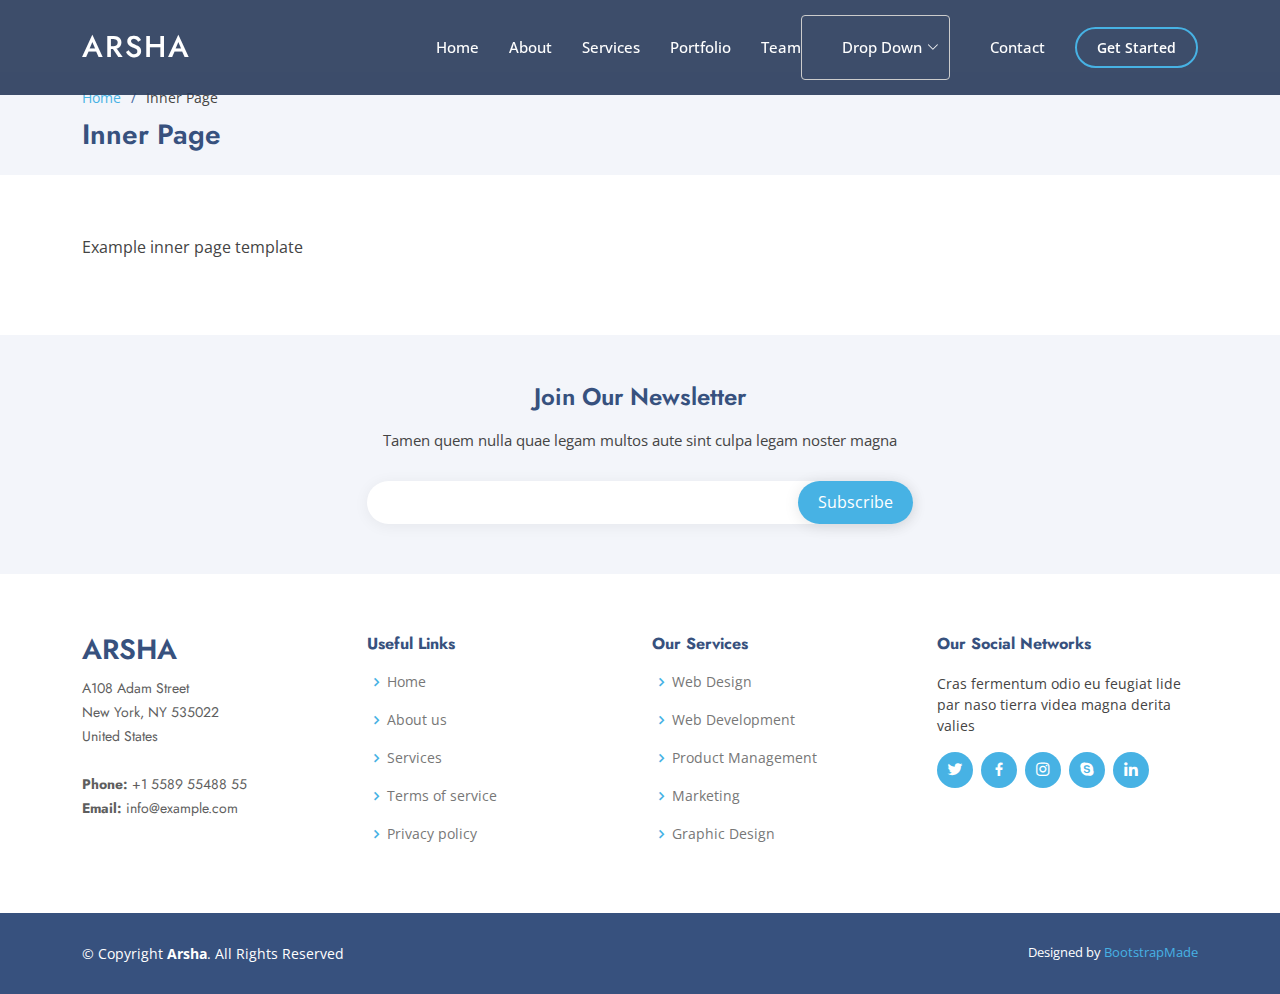
<file: inner-page.html>
<!DOCTYPE html>
<html lang="en">

<head>
  <meta charset="utf-8">
  <meta content="width=device-width, initial-scale=1.0" name="viewport">

  <title>Inner Page - Arsha Bootstrap Template</title>
  <meta content="" name="description">
  <meta content="" name="keywords">

  <!-- Favicons -->
  <link href="assets/img/favicon.png" rel="icon">
  <link href="assets/img/apple-touch-icon.png" rel="apple-touch-icon">

  <!-- Google Fonts -->
  <link href="https://fonts.googleapis.com/css?family=Open+Sans:300,300i,400,400i,600,600i,700,700i|Jost:300,300i,400,400i,500,500i,600,600i,700,700i|Poppins:300,300i,400,400i,500,500i,600,600i,700,700i" rel="stylesheet">

  <!-- Vendor CSS Files -->
  <link href="assets/vendor/aos/aos.css" rel="stylesheet">
  <link href="assets/vendor/bootstrap/css/bootstrap.min.css" rel="stylesheet">
  <link href="assets/vendor/bootstrap-icons/bootstrap-icons.css" rel="stylesheet">
  <link href="assets/vendor/boxicons/css/boxicons.min.css" rel="stylesheet">
  <link href="assets/vendor/glightbox/css/glightbox.min.css" rel="stylesheet">
  <link href="assets/vendor/remixicon/remixicon.css" rel="stylesheet">
  <link href="assets/vendor/swiper/swiper-bundle.min.css" rel="stylesheet">

  <!-- Template Main CSS File -->
  <link href="assets/css/style.css" rel="stylesheet">

  <!-- =======================================================
  * Template Name: Arsha
  * Updated: May 30 2023 with Bootstrap v5.3.0
  * Template URL: https://bootstrapmade.com/arsha-free-bootstrap-html-template-corporate/
  * Author: BootstrapMade.com
  * License: https://bootstrapmade.com/license/
  ======================================================== -->
</head>

<body>

  <!-- ======= Header ======= -->
  <header id="header" class="fixed-top header-inner-pages">
    <div class="container d-flex align-items-center">

      <h1 class="logo me-auto"><a href="index.html">Arsha</a></h1>
      <!-- Uncomment below if you prefer to use an image logo -->
      <!-- <a href="index.html" class="logo me-auto"><img src="assets/img/logo.png" alt="" class="img-fluid"></a>-->

      <nav id="navbar" class="navbar">
        <ul>
          <li><a class="nav-link scrollto " href="#hero">Home</a></li>
          <li><a class="nav-link scrollto" href="#about">About</a></li>
          <li><a class="nav-link scrollto" href="#services">Services</a></li>
          <li><a class="nav-link   scrollto" href="#portfolio">Portfolio</a></li>
          <li><a class="nav-link scrollto" href="#team">Team</a></li>
          <li class="dropdown"><a href="#"><span>Drop Down</span> <i class="bi bi-chevron-down"></i></a>
            <ul>
              <li><a href="#">Drop Down 1</a></li>
              <li class="dropdown"><a href="#"><span>Deep Drop Down</span> <i class="bi bi-chevron-right"></i></a>
                <ul>
                  <li><a href="#">Deep Drop Down 1</a></li>
                  <li><a href="#">Deep Drop Down 2</a></li>
                  <li><a href="#">Deep Drop Down 3</a></li>
                  <li><a href="#">Deep Drop Down 4</a></li>
                  <li><a href="#">Deep Drop Down 5</a></li>
                </ul>
              </li>
              <li><a href="#">Drop Down 2</a></li>
              <li><a href="#">Drop Down 3</a></li>
              <li><a href="#">Drop Down 4</a></li>
            </ul>
          </li>
          <li><a class="nav-link scrollto" href="#contact">Contact</a></li>
          <li><a class="getstarted scrollto" href="#about">Get Started</a></li>
        </ul>
        <i class="bi bi-list mobile-nav-toggle"></i>
      </nav><!-- .navbar -->

    </div>
  </header><!-- End Header -->

  <main id="main">

    <!-- ======= Breadcrumbs ======= -->
    <section id="breadcrumbs" class="breadcrumbs">
      <div class="container">

        <ol>
          <li><a href="index.html">Home</a></li>
          <li>Inner Page</li>
        </ol>
        <h2>Inner Page</h2>

      </div>
    </section><!-- End Breadcrumbs -->

    <section class="inner-page">
      <div class="container">
        <p>
          Example inner page template
        </p>
      </div>
    </section>

  </main><!-- End #main -->

  <!-- ======= Footer ======= -->
  <footer id="footer">

    <div class="footer-newsletter">
      <div class="container">
        <div class="row justify-content-center">
          <div class="col-lg-6">
            <h4>Join Our Newsletter</h4>
            <p>Tamen quem nulla quae legam multos aute sint culpa legam noster magna</p>
            <form action="" method="post">
              <input type="email" name="email"><input type="submit" value="Subscribe">
            </form>
          </div>
        </div>
      </div>
    </div>

    <div class="footer-top">
      <div class="container">
        <div class="row">

          <div class="col-lg-3 col-md-6 footer-contact">
            <h3>Arsha</h3>
            <p>
              A108 Adam Street <br>
              New York, NY 535022<br>
              United States <br><br>
              <strong>Phone:</strong> +1 5589 55488 55<br>
              <strong>Email:</strong> info@example.com<br>
            </p>
          </div>

          <div class="col-lg-3 col-md-6 footer-links">
            <h4>Useful Links</h4>
            <ul>
              <li><i class="bx bx-chevron-right"></i> <a href="#">Home</a></li>
              <li><i class="bx bx-chevron-right"></i> <a href="#">About us</a></li>
              <li><i class="bx bx-chevron-right"></i> <a href="#">Services</a></li>
              <li><i class="bx bx-chevron-right"></i> <a href="#">Terms of service</a></li>
              <li><i class="bx bx-chevron-right"></i> <a href="#">Privacy policy</a></li>
            </ul>
          </div>

          <div class="col-lg-3 col-md-6 footer-links">
            <h4>Our Services</h4>
            <ul>
              <li><i class="bx bx-chevron-right"></i> <a href="#">Web Design</a></li>
              <li><i class="bx bx-chevron-right"></i> <a href="#">Web Development</a></li>
              <li><i class="bx bx-chevron-right"></i> <a href="#">Product Management</a></li>
              <li><i class="bx bx-chevron-right"></i> <a href="#">Marketing</a></li>
              <li><i class="bx bx-chevron-right"></i> <a href="#">Graphic Design</a></li>
            </ul>
          </div>

          <div class="col-lg-3 col-md-6 footer-links">
            <h4>Our Social Networks</h4>
            <p>Cras fermentum odio eu feugiat lide par naso tierra videa magna derita valies</p>
            <div class="social-links mt-3">
              <a href="#" class="twitter"><i class="bx bxl-twitter"></i></a>
              <a href="#" class="facebook"><i class="bx bxl-facebook"></i></a>
              <a href="#" class="instagram"><i class="bx bxl-instagram"></i></a>
              <a href="#" class="google-plus"><i class="bx bxl-skype"></i></a>
              <a href="#" class="linkedin"><i class="bx bxl-linkedin"></i></a>
            </div>
          </div>

        </div>
      </div>
    </div>

    <div class="container footer-bottom clearfix">
      <div class="copyright">
        &copy; Copyright <strong><span>Arsha</span></strong>. All Rights Reserved
      </div>
      <div class="credits">
        <!-- All the links in the footer should remain intact. -->
        <!-- You can delete the links only if you purchased the pro version. -->
        <!-- Licensing information: https://bootstrapmade.com/license/ -->
        <!-- Purchase the pro version with working PHP/AJAX contact form: https://bootstrapmade.com/arsha-free-bootstrap-html-template-corporate/ -->
        Designed by <a href="https://bootstrapmade.com/">BootstrapMade</a>
      </div>
    </div>
  </footer><!-- End Footer -->

  <div id="preloader"></div>
  <a href="#" class="back-to-top d-flex align-items-center justify-content-center"><i class="bi bi-arrow-up-short"></i></a>

  <!-- Vendor JS Files -->
  <script src="assets/vendor/aos/aos.js"></script>
  <script src="assets/vendor/bootstrap/js/bootstrap.bundle.min.js"></script>
  <script src="assets/vendor/glightbox/js/glightbox.min.js"></script>
  <script src="assets/vendor/isotope-layout/isotope.pkgd.min.js"></script>
  <script src="assets/vendor/swiper/swiper-bundle.min.js"></script>
  <script src="assets/vendor/waypoints/noframework.waypoints.js"></script>
  <script src="assets/vendor/php-email-form/validate.js"></script>

  <!-- Template Main JS File -->
  <script src="assets/js/main.js"></script>

</body>

</html>
</file>
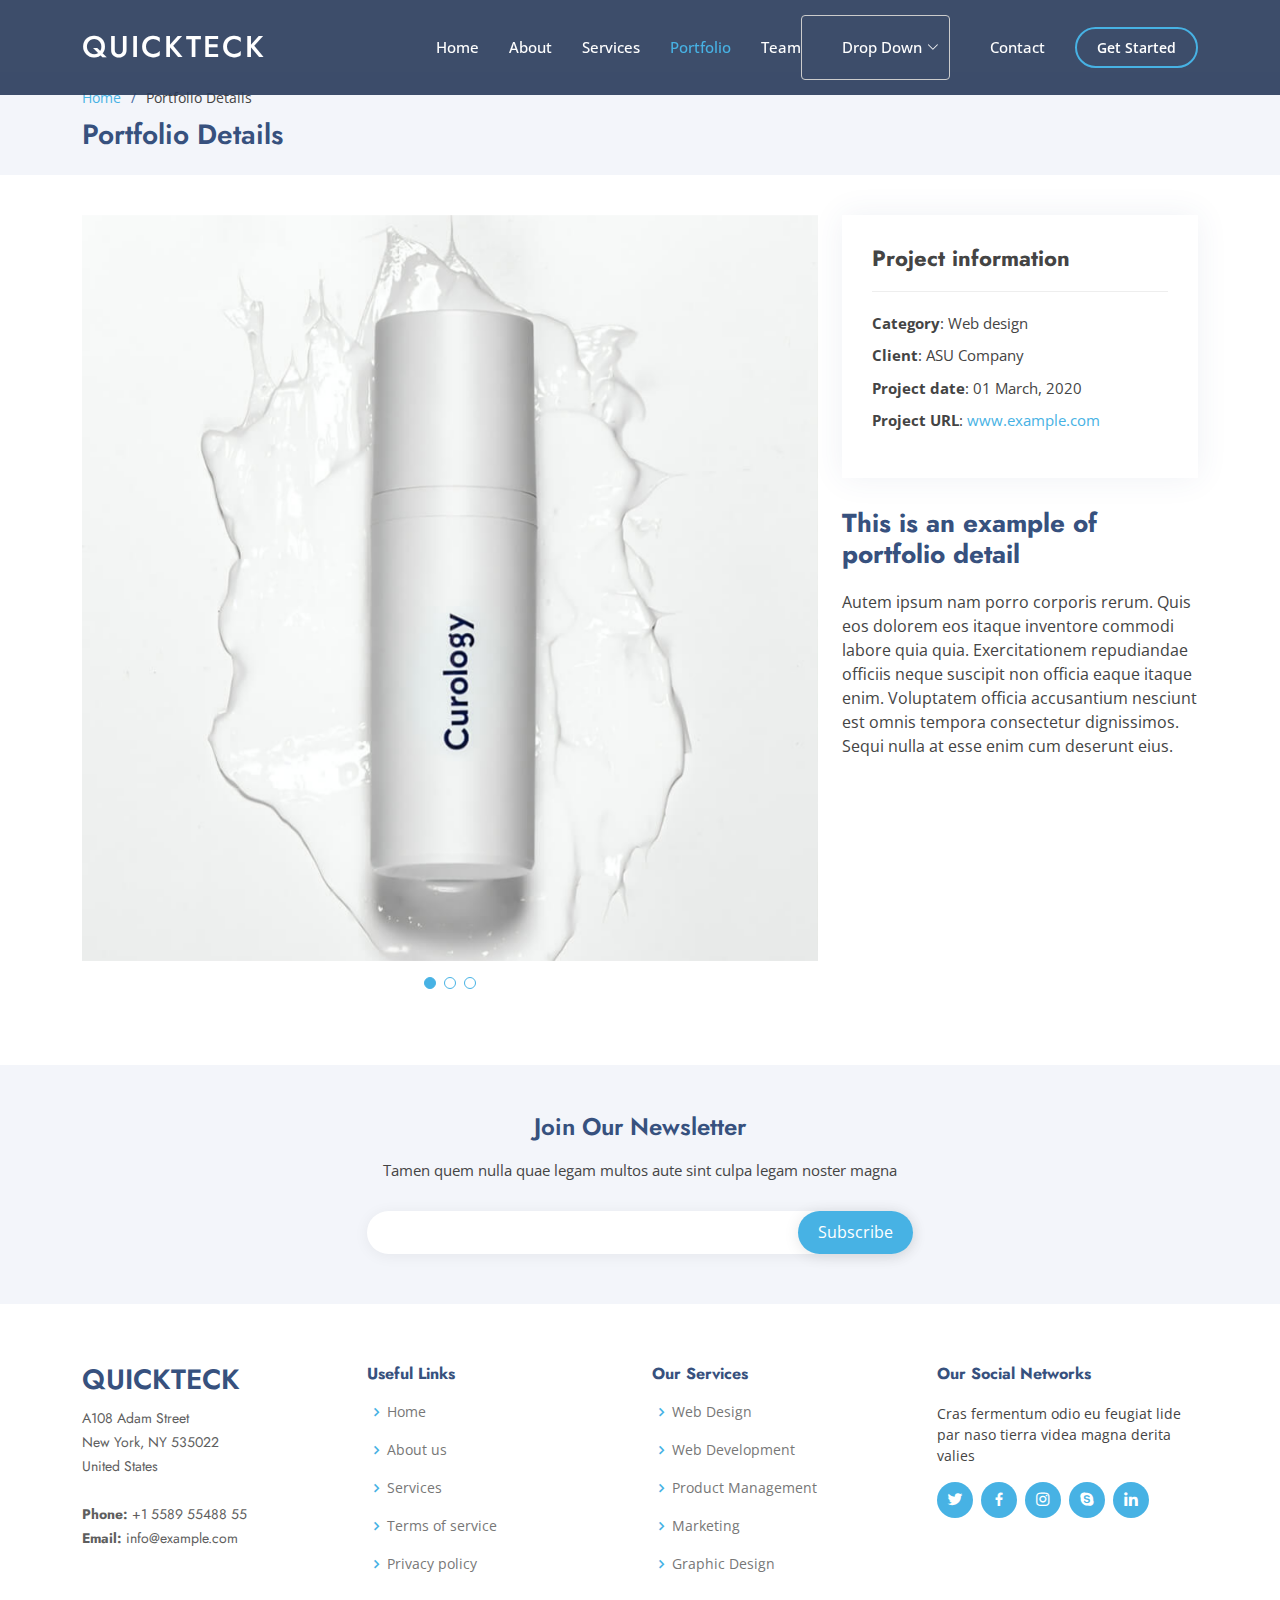
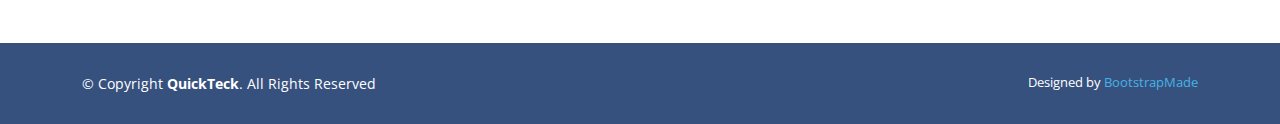
<file: portfolio-details.html>
<!DOCTYPE html>
<html lang="en">

<head>
  <meta charset="utf-8">
  <meta content="width=device-width, initial-scale=1.0" name="viewport">

  <title>QuickTeck</title>
  <meta content="" name="description">
  <meta content="" name="keywords">

  <!-- Favicons -->
  <link href="assets/img/favicon.png" rel="icon">
  <link href="assets/img/apple-touch-icon.png" rel="apple-touch-icon">

  <!-- Google Fonts -->
  <link href="https://fonts.googleapis.com/css?family=Open+Sans:300,300i,400,400i,600,600i,700,700i|Jost:300,300i,400,400i,500,500i,600,600i,700,700i|Poppins:300,300i,400,400i,500,500i,600,600i,700,700i" rel="stylesheet">

  <!-- Vendor CSS Files -->
  <link href="assets/vendor/aos/aos.css" rel="stylesheet">
  <link href="assets/vendor/bootstrap/css/bootstrap.min.css" rel="stylesheet">
  <link href="assets/vendor/bootstrap-icons/bootstrap-icons.css" rel="stylesheet">
  <link href="assets/vendor/boxicons/css/boxicons.min.css" rel="stylesheet">
  <link href="assets/vendor/glightbox/css/glightbox.min.css" rel="stylesheet">
  <link href="assets/vendor/remixicon/remixicon.css" rel="stylesheet">
  <link href="assets/vendor/swiper/swiper-bundle.min.css" rel="stylesheet">

  <!-- Template Main CSS File -->
  <link href="assets/css/style.css" rel="stylesheet">

  <!-- =======================================================
  * Template Name: Arsha
  * Updated: May 30 2023 with Bootstrap v5.3.0
  * Template URL: https://bootstrapmade.com/arsha-free-bootstrap-html-template-corporate/
  * Author: BootstrapMade.com
  * License: https://bootstrapmade.com/license/
  ======================================================== -->
</head>

<body>

  <!-- ======= Header ======= -->
  <header id="header" class="fixed-top header-inner-pages">
    <div class="container d-flex align-items-center">

      <h1 class="logo me-auto"><a href="index.html">QuickTeck</a></h1>
      <!-- Uncomment below if you prefer to use an image logo -->
      <!-- <a href="index.html" class="logo me-auto"><img src="assets/img/logo.png" alt="" class="img-fluid"></a>-->

      <nav id="navbar" class="navbar">
        <ul>
          <li><a class="nav-link scrollto " href="#hero">Home</a></li>
          <li><a class="nav-link scrollto" href="#about">About</a></li>
          <li><a class="nav-link scrollto" href="#services">Services</a></li>
          <li><a class="nav-link  active scrollto" href="#portfolio">Portfolio</a></li>
          <li><a class="nav-link scrollto" href="#team">Team</a></li>
          <li class="dropdown"><a href="#"><span>Drop Down</span> <i class="bi bi-chevron-down"></i></a>
            <ul>
              <li><a href="#">Drop Down 1</a></li>
              <li class="dropdown"><a href="#"><span>Deep Drop Down</span> <i class="bi bi-chevron-right"></i></a>
                <ul>
                  <li><a href="#">Deep Drop Down 1</a></li>
                  <li><a href="#">Deep Drop Down 2</a></li>
                  <li><a href="#">Deep Drop Down 3</a></li>
                  <li><a href="#">Deep Drop Down 4</a></li>
                  <li><a href="#">Deep Drop Down 5</a></li>
                </ul>
              </li>
              <li><a href="#">Drop Down 2</a></li>
              <li><a href="#">Drop Down 3</a></li>
              <li><a href="#">Drop Down 4</a></li>
            </ul>
          </li>
          <li><a class="nav-link scrollto" href="#contact">Contact</a></li>
          <li><a class="getstarted scrollto" href="#about">Get Started</a></li>
        </ul>
        <i class="bi bi-list mobile-nav-toggle"></i>
      </nav><!-- .navbar -->

    </div>
  </header><!-- End Header -->

  <main id="main">

    <!-- ======= Breadcrumbs ======= -->
    <section id="breadcrumbs" class="breadcrumbs">
      <div class="container">

        <ol>
          <li><a href="index.html">Home</a></li>
          <li>Portfolio Details</li>
        </ol>
        <h2>Portfolio Details</h2>

      </div>
    </section><!-- End Breadcrumbs -->

    <!-- ======= Portfolio Details Section ======= -->
    <section id="portfolio-details" class="portfolio-details">
      <div class="container">

        <div class="row gy-4">

          <div class="col-lg-8">
            <div class="portfolio-details-slider swiper">
              <div class="swiper-wrapper align-items-center">

                <div class="swiper-slide">
                  <img src="assets/img/portfolio/portfolio-1.jpg" alt="">
                </div>

                <div class="swiper-slide">
                  <img src="assets/img/portfolio/portfolio-2.jpg" alt="">
                </div>

                <div class="swiper-slide">
                  <img src="assets/img/portfolio/portfolio-3.jpg" alt="">
                </div>

              </div>
              <div class="swiper-pagination"></div>
            </div>
          </div>

          <div class="col-lg-4">
            <div class="portfolio-info">
              <h3>Project information</h3>
              <ul>
                <li><strong>Category</strong>: Web design</li>
                <li><strong>Client</strong>: ASU Company</li>
                <li><strong>Project date</strong>: 01 March, 2020</li>
                <li><strong>Project URL</strong>: <a href="#">www.example.com</a></li>
              </ul>
            </div>
            <div class="portfolio-description">
              <h2>This is an example of portfolio detail</h2>
              <p>
                Autem ipsum nam porro corporis rerum. Quis eos dolorem eos itaque inventore commodi labore quia quia. Exercitationem repudiandae officiis neque suscipit non officia eaque itaque enim. Voluptatem officia accusantium nesciunt est omnis tempora consectetur dignissimos. Sequi nulla at esse enim cum deserunt eius.
              </p>
            </div>
          </div>

        </div>

      </div>
    </section><!-- End Portfolio Details Section -->

  </main><!-- End #main -->

  <!-- ======= Footer ======= -->
  <footer id="footer">

    <div class="footer-newsletter">
      <div class="container">
        <div class="row justify-content-center">
          <div class="col-lg-6">
            <h4>Join Our Newsletter</h4>
            <p>Tamen quem nulla quae legam multos aute sint culpa legam noster magna</p>
            <form action="" method="post">
              <input type="email" name="email"><input type="submit" value="Subscribe">
            </form>
          </div>
        </div>
      </div>
    </div>

    <div class="footer-top">
      <div class="container">
        <div class="row">

          <div class="col-lg-3 col-md-6 footer-contact">
            <h3>QuickTeck</h3>
            <p>
              A108 Adam Street <br>
              New York, NY 535022<br>
              United States <br><br>
              <strong>Phone:</strong> +1 5589 55488 55<br>
              <strong>Email:</strong> info@example.com<br>
            </p>
          </div>

          <div class="col-lg-3 col-md-6 footer-links">
            <h4>Useful Links</h4>
            <ul>
              <li><i class="bx bx-chevron-right"></i> <a href="#">Home</a></li>
              <li><i class="bx bx-chevron-right"></i> <a href="#">About us</a></li>
              <li><i class="bx bx-chevron-right"></i> <a href="#">Services</a></li>
              <li><i class="bx bx-chevron-right"></i> <a href="#">Terms of service</a></li>
              <li><i class="bx bx-chevron-right"></i> <a href="#">Privacy policy</a></li>
            </ul>
          </div>

          <div class="col-lg-3 col-md-6 footer-links">
            <h4>Our Services</h4>
            <ul>
              <li><i class="bx bx-chevron-right"></i> <a href="#">Web Design</a></li>
              <li><i class="bx bx-chevron-right"></i> <a href="#">Web Development</a></li>
              <li><i class="bx bx-chevron-right"></i> <a href="#">Product Management</a></li>
              <li><i class="bx bx-chevron-right"></i> <a href="#">Marketing</a></li>
              <li><i class="bx bx-chevron-right"></i> <a href="#">Graphic Design</a></li>
            </ul>
          </div>

          <div class="col-lg-3 col-md-6 footer-links">
            <h4>Our Social Networks</h4>
            <p>Cras fermentum odio eu feugiat lide par naso tierra videa magna derita valies</p>
            <div class="social-links mt-3">
              <a href="#" class="twitter"><i class="bx bxl-twitter"></i></a>
              <a href="#" class="facebook"><i class="bx bxl-facebook"></i></a>
              <a href="#" class="instagram"><i class="bx bxl-instagram"></i></a>
              <a href="#" class="google-plus"><i class="bx bxl-skype"></i></a>
              <a href="#" class="linkedin"><i class="bx bxl-linkedin"></i></a>
            </div>
          </div>

        </div>
      </div>
    </div>

    <div class="container footer-bottom clearfix">
      <div class="copyright">
        &copy; Copyright <strong><span>QuickTeck</span></strong>. All Rights Reserved
      </div>
      <div class="credits">
        <!-- All the links in the footer should remain intact. -->
        <!-- You can delete the links only if you purchased the pro version. -->
        <!-- Licensing information: https://bootstrapmade.com/license/ -->
        <!-- Purchase the pro version with working PHP/AJAX contact form: https://bootstrapmade.com/arsha-free-bootstrap-html-template-corporate/ -->
        Designed by <a href="https://bootstrapmade.com/">BootstrapMade</a>
      </div>
    </div>
  </footer><!-- End Footer -->

  <div id="preloader"></div>
  <a href="#" class="back-to-top d-flex align-items-center justify-content-center"><i class="bi bi-arrow-up-short"></i></a>

  <!-- Vendor JS Files -->
  <script src="assets/vendor/aos/aos.js"></script>
  <script src="assets/vendor/bootstrap/js/bootstrap.bundle.min.js"></script>
  <script src="assets/vendor/glightbox/js/glightbox.min.js"></script>
  <script src="assets/vendor/isotope-layout/isotope.pkgd.min.js"></script>
  <script src="assets/vendor/swiper/swiper-bundle.min.js"></script>
  <script src="assets/vendor/waypoints/noframework.waypoints.js"></script>
  <script src="assets/vendor/php-email-form/validate.js"></script>

  <!-- Template Main JS File -->
  <script src="assets/js/main.js"></script>

</body>

</html>
</file>
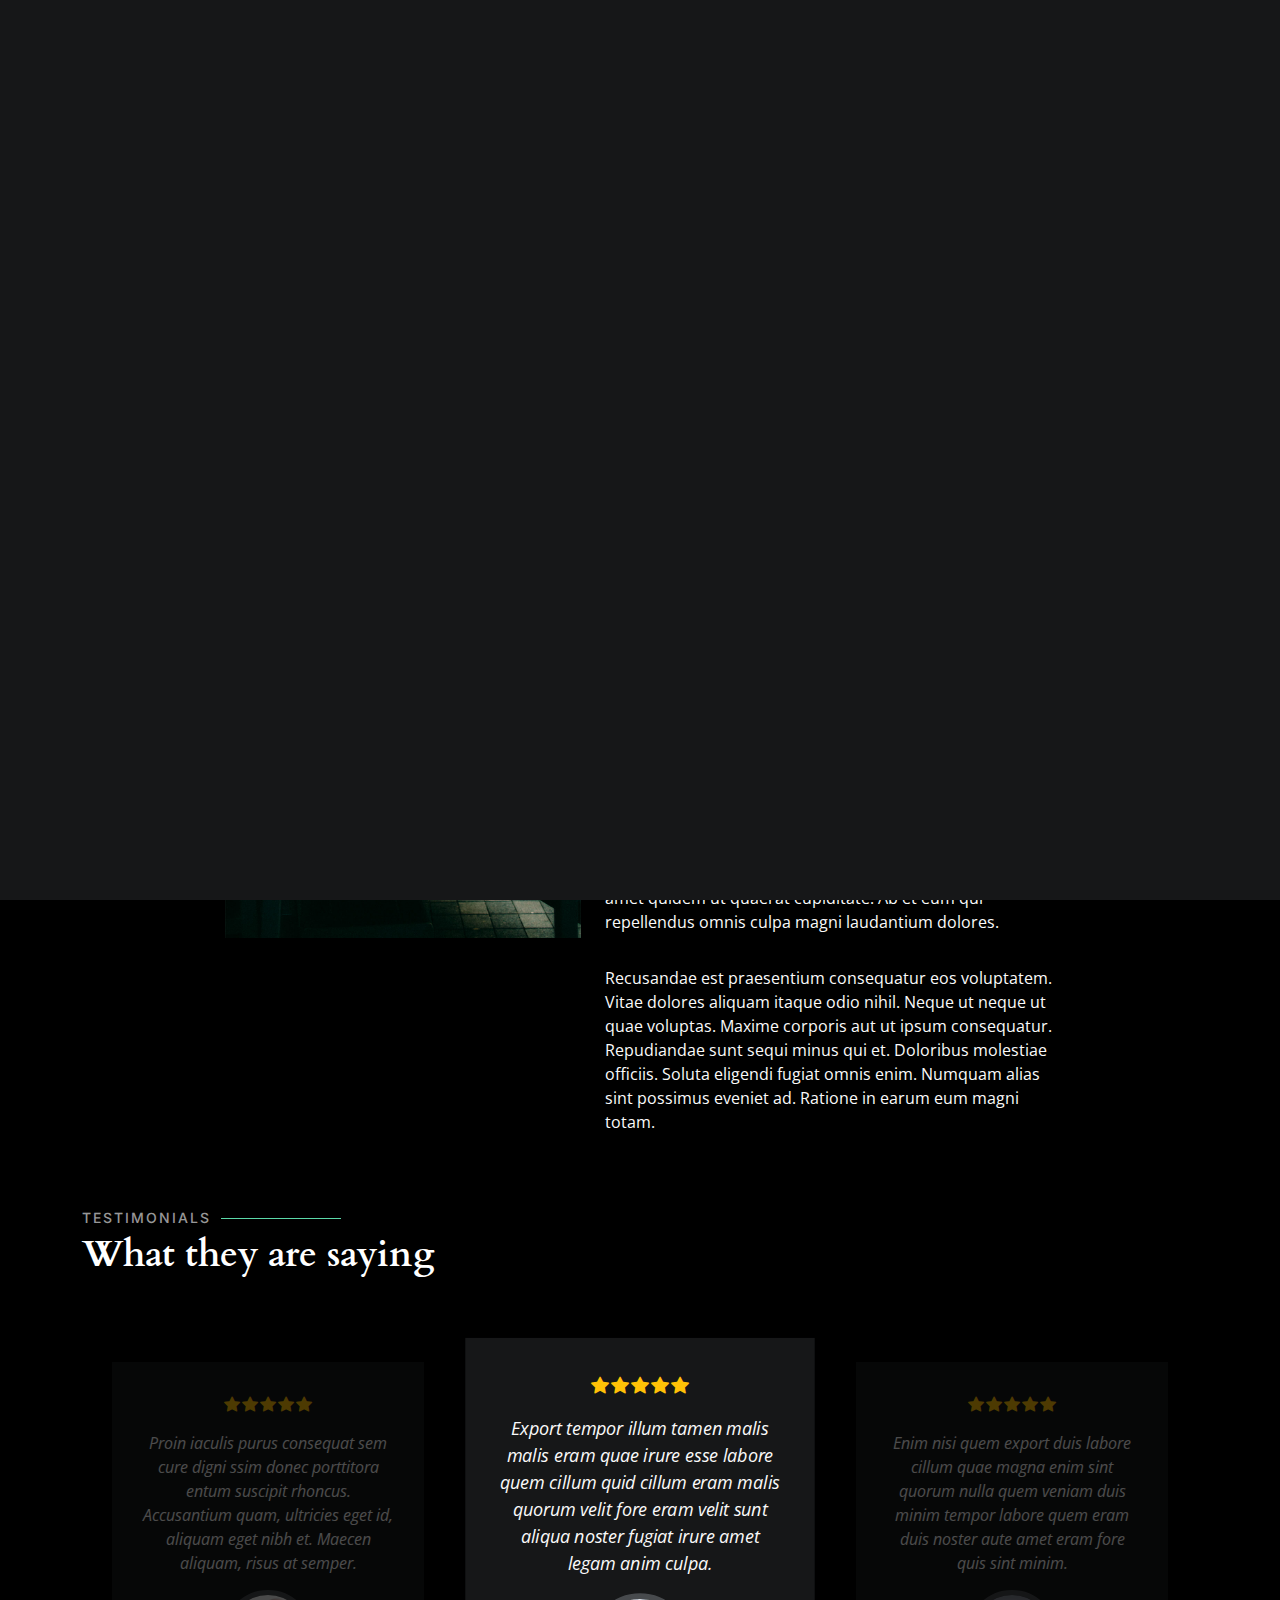
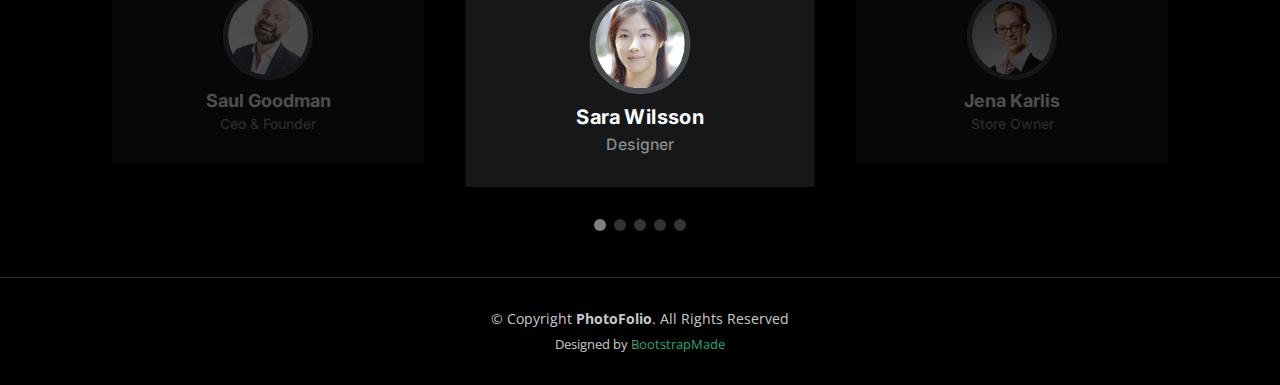
<file: portfilio/PhotoFolio/about.html>
<!DOCTYPE html>
<html lang="en">

<head>
  <meta charset="utf-8">
  <meta content="width=device-width, initial-scale=1.0" name="viewport">

  <title>PhotoFolio Bootstrap Template - About</title>
  <meta content="" name="description">
  <meta content="" name="keywords">

  <!-- Favicons -->
  <link href="assets/img/favicon.png" rel="icon">
  <link href="assets/img/apple-touch-icon.png" rel="apple-touch-icon">

  <!-- Google Fonts -->
  <link rel="preconnect" href="https://fonts.googleapis.com">
  <link rel="preconnect" href="https://fonts.gstatic.com" crossorigin>
  <link href="https://fonts.googleapis.com/css2?family=Open+Sans:ital,wght@0,300;0,400;0,500;0,600;0,700;1,300;1,400;1,600;1,700&family=Inter:ital,wght@0,300;0,400;0,500;0,600;0,700;1,300;1,400;1,500;1,600;1,700&family=Cardo:ital,wght@0,400;0,700;1,400&display=swap" rel="stylesheet">

  <!-- Vendor CSS Files -->
  <link href="assets/vendor/bootstrap/css/bootstrap.min.css" rel="stylesheet">
  <link href="assets/vendor/bootstrap-icons/bootstrap-icons.css" rel="stylesheet">
  <link href="assets/vendor/swiper/swiper-bundle.min.css" rel="stylesheet">
  <link href="assets/vendor/glightbox/css/glightbox.min.css" rel="stylesheet">
  <link href="assets/vendor/aos/aos.css" rel="stylesheet">

  <!-- Template Main CSS File -->
  <link href="assets/css/main.css" rel="stylesheet">

  <!-- =======================================================
  * Template Name: PhotoFolio
  * Updated: May 30 2023 with Bootstrap v5.3.0
  * Template URL: https://bootstrapmade.com/photofolio-bootstrap-photography-website-template/
  * Author: BootstrapMade.com
  * License: https://bootstrapmade.com/license/
  ======================================================== -->
</head>

<body>

  <!-- ======= Header ======= -->
  <header id="header" class="header d-flex align-items-center fixed-top">
    <div class="container-fluid d-flex align-items-center justify-content-between">

      <a href="index.html" class="logo d-flex align-items-center  me-auto me-lg-0">
        <!-- Uncomment the line below if you also wish to use an image logo -->
        <!-- <img src="assets/img/logo.png" alt=""> -->
        <i class="bi bi-camera"></i>
        <h1>PhotoFolio</h1>
      </a>

      <nav id="navbar" class="navbar">
        <ul>
          <li><a href="index.html">Home</a></li>
          <li><a href="about.html" class="active">About</a></li>
          <li class="dropdown"><a href="#"><span>Gallery</span> <i class="bi bi-chevron-down dropdown-indicator"></i></a>
            <ul>
              <li><a href="gallery.html">Nature</a></li>
              <li><a href="gallery.html">People</a></li>
              <li><a href="gallery.html">Architecture</a></li>
              <li><a href="gallery.html">Animals</a></li>
              <li><a href="gallery.html">Sports</a></li>
              <li><a href="gallery.html">Travel</a></li>
              <li class="dropdown"><a href="#"><span>Sub Menu</span> <i class="bi bi-chevron-down dropdown-indicator"></i></a>
                <ul>
                  <li><a href="#">Sub Menu 1</a></li>
                  <li><a href="#">Sub Menu 2</a></li>
                  <li><a href="#">Sub Menu 3</a></li>
                </ul>
              </li>
            </ul>
          </li>
          <li><a href="services.html">Services</a></li>
          <li><a href="contact.html">Contact</a></li>
        </ul>
      </nav><!-- .navbar -->

      <div class="header-social-links">
        <a href="#" class="twitter"><i class="bi bi-twitter"></i></a>
        <a href="#" class="facebook"><i class="bi bi-facebook"></i></a>
        <a href="#" class="instagram"><i class="bi bi-instagram"></i></a>
        <a href="#" class="linkedin"><i class="bi bi-linkedin"></i></i></a>
      </div>
      <i class="mobile-nav-toggle mobile-nav-show bi bi-list"></i>
      <i class="mobile-nav-toggle mobile-nav-hide d-none bi bi-x"></i>

    </div>
  </header><!-- End Header -->

  <main id="main" data-aos="fade" data-aos-delay="1500">

    <!-- ======= End Page Header ======= -->
    <div class="page-header d-flex align-items-center">
      <div class="container position-relative">
        <div class="row d-flex justify-content-center">
          <div class="col-lg-6 text-center">
            <h2>About</h2>
            <p>Odio et unde deleniti. Deserunt numquam exercitationem. Officiis quo odio sint voluptas consequatur ut a odio voluptatem. Sit dolorum debitis veritatis natus dolores. Quasi ratione sint. Sit quaerat ipsum dolorem.</p>

            <a class="cta-btn" href="contact.html">Available for hire</a>

          </div>
        </div>
      </div>
    </div><!-- End Page Header -->

    <!-- ======= About Section ======= -->
    <section id="about" class="about">
      <div class="container">

        <div class="row gy-4 justify-content-center">
          <div class="col-lg-4">
            <img src="assets/img/profile-img.jpg" class="img-fluid" alt="">
          </div>
          <div class="col-lg-5 content">
            <h2>Professional Photographer from New York</h2>
            <p class="fst-italic py-3">
              Lorem ipsum dolor sit amet, consectetur adipiscing elit, sed do eiusmod tempor incididunt ut labore et dolore
              magna aliqua.
            </p>
            <div class="row">
              <div class="col-lg-6">
                <ul>
                  <li><i class="bi bi-chevron-right"></i> <strong>Birthday:</strong> <span>1 May 1995</span></li>
                  <li><i class="bi bi-chevron-right"></i> <strong>Website:</strong> <span>www.example.com</span></li>
                  <li><i class="bi bi-chevron-right"></i> <strong>Phone:</strong> <span>+123 456 7890</span></li>
                  <li><i class="bi bi-chevron-right"></i> <strong>City:</strong> <span>New York, USA</span></li>
                </ul>
              </div>
              <div class="col-lg-6">
                <ul>
                  <li><i class="bi bi-chevron-right"></i> <strong>Age:</strong> <span>30</span></li>
                  <li><i class="bi bi-chevron-right"></i> <strong>Degree:</strong> <span>Master</span></li>
                  <li><i class="bi bi-chevron-right"></i> <strong>PhEmailone:</strong> <span>email@example.com</span></li>
                  <li><i class="bi bi-chevron-right"></i> <strong>Freelance:</strong> <span>Available</span></li>
                </ul>
              </div>
            </div>
            <p class="py-3">
              Officiis eligendi itaque labore et dolorum mollitia officiis optio vero. Quisquam sunt adipisci omnis et ut. Nulla accusantium dolor incidunt officia tempore. Et eius omnis.
              Cupiditate ut dicta maxime officiis quidem quia. Sed et consectetur qui quia repellendus itaque neque. Aliquid amet quidem ut quaerat cupiditate. Ab et eum qui repellendus omnis culpa magni laudantium dolores.
            </p>
            <p class="m-0">
              Recusandae est praesentium consequatur eos voluptatem. Vitae dolores aliquam itaque odio nihil. Neque ut neque ut quae voluptas. Maxime corporis aut ut ipsum consequatur. Repudiandae sunt sequi minus qui et. Doloribus molestiae officiis.
              Soluta eligendi fugiat omnis enim. Numquam alias sint possimus eveniet ad. Ratione in earum eum magni totam.
            </p>
          </div>
        </div>

      </div>
    </section><!-- End About Section -->

    <!-- ======= Testimonials Section ======= -->
    <section id="testimonials" class="testimonials">
      <div class="container">

        <div class="section-header">
          <h2>Testimonials</h2>
          <p>What they are saying</p>
        </div>

        <div class="slides-3 swiper">
          <div class="swiper-wrapper">

            <div class="swiper-slide">
              <div class="testimonial-item">
                <div class="stars">
                  <i class="bi bi-star-fill"></i><i class="bi bi-star-fill"></i><i class="bi bi-star-fill"></i><i class="bi bi-star-fill"></i><i class="bi bi-star-fill"></i>
                </div>
                <p>
                  Proin iaculis purus consequat sem cure digni ssim donec porttitora entum suscipit rhoncus. Accusantium quam, ultricies eget id, aliquam eget nibh et. Maecen aliquam, risus at semper.
                </p>
                <div class="profile mt-auto">
                  <img src="assets/img/testimonials/testimonials-1.jpg" class="testimonial-img" alt="">
                  <h3>Saul Goodman</h3>
                  <h4>Ceo &amp; Founder</h4>
                </div>
              </div>
            </div><!-- End testimonial item -->

            <div class="swiper-slide">
              <div class="testimonial-item">
                <div class="stars">
                  <i class="bi bi-star-fill"></i><i class="bi bi-star-fill"></i><i class="bi bi-star-fill"></i><i class="bi bi-star-fill"></i><i class="bi bi-star-fill"></i>
                </div>
                <p>
                  Export tempor illum tamen malis malis eram quae irure esse labore quem cillum quid cillum eram malis quorum velit fore eram velit sunt aliqua noster fugiat irure amet legam anim culpa.
                </p>
                <div class="profile mt-auto">
                  <img src="assets/img/testimonials/testimonials-2.jpg" class="testimonial-img" alt="">
                  <h3>Sara Wilsson</h3>
                  <h4>Designer</h4>
                </div>
              </div>
            </div><!-- End testimonial item -->

            <div class="swiper-slide">
              <div class="testimonial-item">
                <div class="stars">
                  <i class="bi bi-star-fill"></i><i class="bi bi-star-fill"></i><i class="bi bi-star-fill"></i><i class="bi bi-star-fill"></i><i class="bi bi-star-fill"></i>
                </div>
                <p>
                  Enim nisi quem export duis labore cillum quae magna enim sint quorum nulla quem veniam duis minim tempor labore quem eram duis noster aute amet eram fore quis sint minim.
                </p>
                <div class="profile mt-auto">
                  <img src="assets/img/testimonials/testimonials-3.jpg" class="testimonial-img" alt="">
                  <h3>Jena Karlis</h3>
                  <h4>Store Owner</h4>
                </div>
              </div>
            </div><!-- End testimonial item -->

            <div class="swiper-slide">
              <div class="testimonial-item">
                <div class="stars">
                  <i class="bi bi-star-fill"></i><i class="bi bi-star-fill"></i><i class="bi bi-star-fill"></i><i class="bi bi-star-fill"></i><i class="bi bi-star-fill"></i>
                </div>
                <p>
                  Fugiat enim eram quae cillum dolore dolor amet nulla culpa multos export minim fugiat minim velit minim dolor enim duis veniam ipsum anim magna sunt elit fore quem dolore labore illum veniam.
                </p>
                <div class="profile mt-auto">
                  <img src="assets/img/testimonials/testimonials-4.jpg" class="testimonial-img" alt="">
                  <h3>Matt Brandon</h3>
                  <h4>Freelancer</h4>
                </div>
              </div>
            </div><!-- End testimonial item -->

            <div class="swiper-slide">
              <div class="testimonial-item">
                <div class="stars">
                  <i class="bi bi-star-fill"></i><i class="bi bi-star-fill"></i><i class="bi bi-star-fill"></i><i class="bi bi-star-fill"></i><i class="bi bi-star-fill"></i>
                </div>
                <p>
                  Quis quorum aliqua sint quem legam fore sunt eram irure aliqua veniam tempor noster veniam enim culpa labore duis sunt culpa nulla illum cillum fugiat legam esse veniam culpa fore nisi cillum quid.
                </p>
                <div class="profile mt-auto">
                  <img src="assets/img/testimonials/testimonials-5.jpg" class="testimonial-img" alt="">
                  <h3>John Larson</h3>
                  <h4>Entrepreneur</h4>
                </div>
              </div>
            </div><!-- End testimonial item -->

          </div>
          <div class="swiper-pagination"></div>
        </div>

      </div>
    </section><!-- End Testimonials Section -->

  </main><!-- End #main -->

  <!-- ======= Footer ======= -->
  <footer id="footer" class="footer">
    <div class="container">
      <div class="copyright">
        &copy; Copyright <strong><span>PhotoFolio</span></strong>. All Rights Reserved
      </div>
      <div class="credits">
        <!-- All the links in the footer should remain intact. -->
        <!-- You can delete the links only if you purchased the pro version. -->
        <!-- Licensing information: https://bootstrapmade.com/license/ -->
        <!-- Purchase the pro version with working PHP/AJAX contact form: https://bootstrapmade.com/photofolio-bootstrap-photography-website-template/ -->
        Designed by <a href="https://bootstrapmade.com/">BootstrapMade</a>
      </div>
    </div>
  </footer><!-- End Footer -->

  <a href="#" class="scroll-top d-flex align-items-center justify-content-center"><i class="bi bi-arrow-up-short"></i></a>

  <div id="preloader">
    <div class="line"></div>
  </div>

  <!-- Vendor JS Files -->
  <script src="assets/vendor/bootstrap/js/bootstrap.bundle.min.js"></script>
  <script src="assets/vendor/swiper/swiper-bundle.min.js"></script>
  <script src="assets/vendor/glightbox/js/glightbox.min.js"></script>
  <script src="assets/vendor/aos/aos.js"></script>
  <script src="assets/vendor/php-email-form/validate.js"></script>

  <!-- Template Main JS File -->
  <script src="assets/js/main.js"></script>

</body>

</html>
</file>
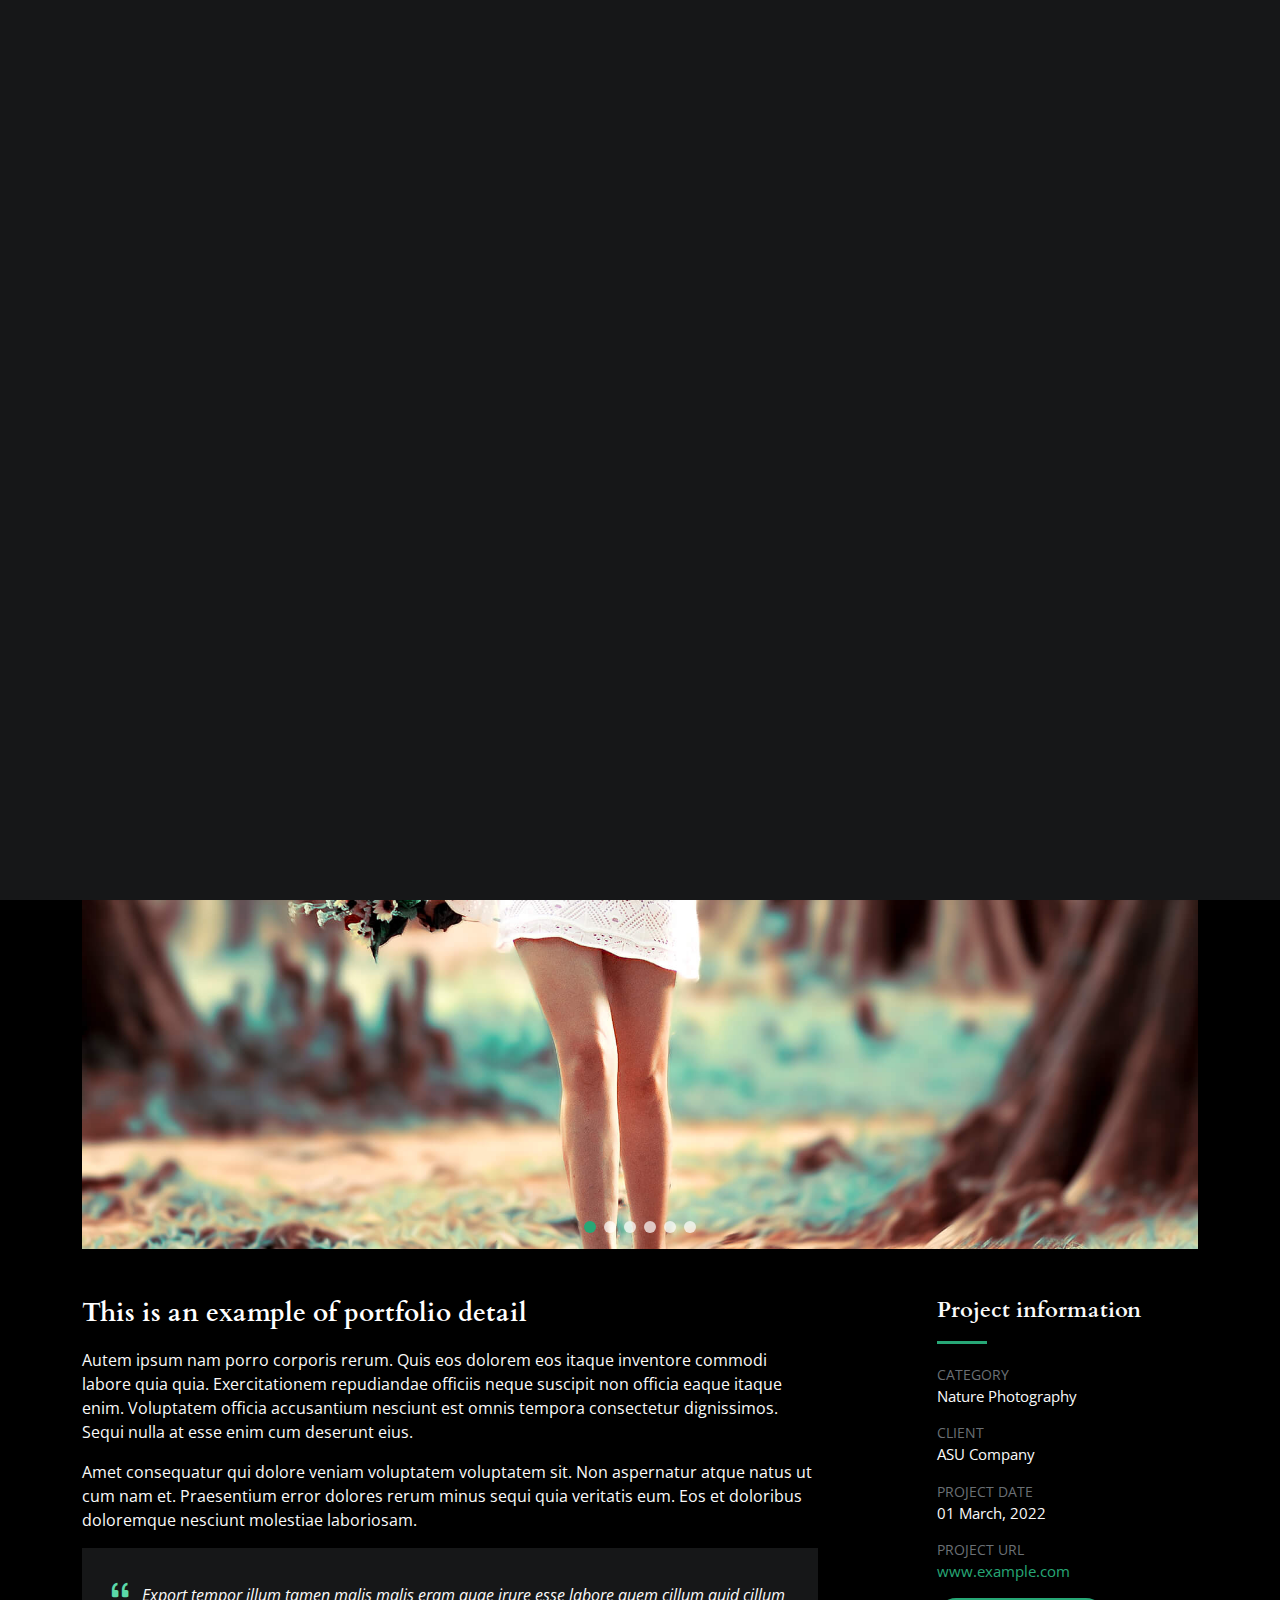
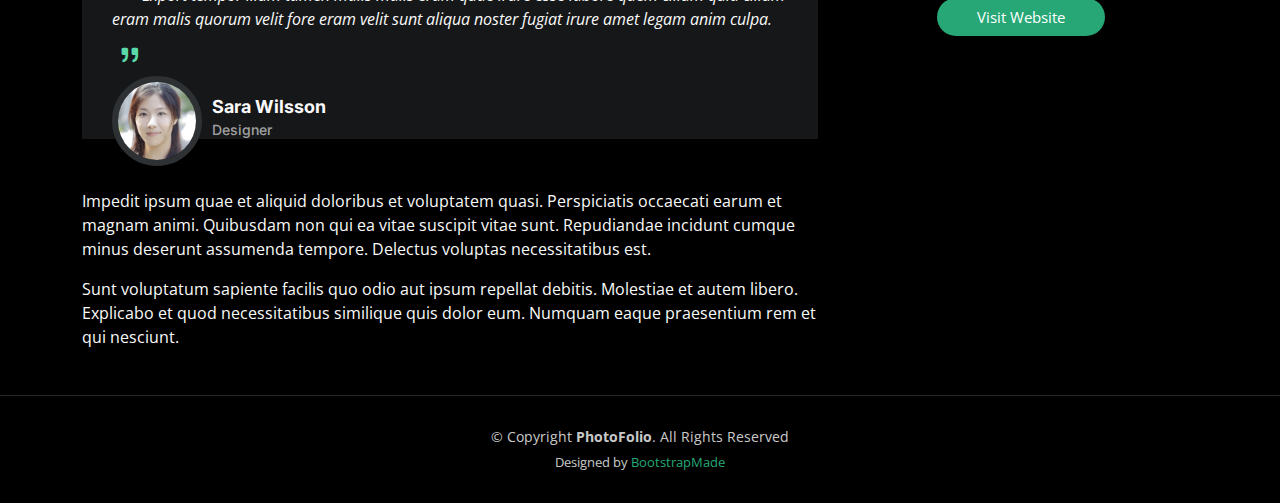
<file: portfilio/PhotoFolio/gallery-single.html>
<!DOCTYPE html>
<html lang="en">

<head>
  <meta charset="utf-8">
  <meta content="width=device-width, initial-scale=1.0" name="viewport">

  <title>PhotoFolio Bootstrap Template - Gallery Single</title>
  <meta content="" name="description">
  <meta content="" name="keywords">

  <!-- Favicons -->
  <link href="assets/img/favicon.png" rel="icon">
  <link href="assets/img/apple-touch-icon.png" rel="apple-touch-icon">

  <!-- Google Fonts -->
  <link rel="preconnect" href="https://fonts.googleapis.com">
  <link rel="preconnect" href="https://fonts.gstatic.com" crossorigin>
  <link href="https://fonts.googleapis.com/css2?family=Open+Sans:ital,wght@0,300;0,400;0,500;0,600;0,700;1,300;1,400;1,600;1,700&family=Inter:ital,wght@0,300;0,400;0,500;0,600;0,700;1,300;1,400;1,500;1,600;1,700&family=Cardo:ital,wght@0,400;0,700;1,400&display=swap" rel="stylesheet">

  <!-- Vendor CSS Files -->
  <link href="assets/vendor/bootstrap/css/bootstrap.min.css" rel="stylesheet">
  <link href="assets/vendor/bootstrap-icons/bootstrap-icons.css" rel="stylesheet">
  <link href="assets/vendor/swiper/swiper-bundle.min.css" rel="stylesheet">
  <link href="assets/vendor/glightbox/css/glightbox.min.css" rel="stylesheet">
  <link href="assets/vendor/aos/aos.css" rel="stylesheet">

  <!-- Template Main CSS File -->
  <link href="assets/css/main.css" rel="stylesheet">

  <!-- =======================================================
  * Template Name: PhotoFolio
  * Updated: May 30 2023 with Bootstrap v5.3.0
  * Template URL: https://bootstrapmade.com/photofolio-bootstrap-photography-website-template/
  * Author: BootstrapMade.com
  * License: https://bootstrapmade.com/license/
  ======================================================== -->
</head>

<body>

  <!-- ======= Header ======= -->
  <header id="header" class="header d-flex align-items-center fixed-top">
    <div class="container-fluid d-flex align-items-center justify-content-between">

      <a href="index.html" class="logo d-flex align-items-center  me-auto me-lg-0">
        <!-- Uncomment the line below if you also wish to use an image logo -->
        <!-- <img src="assets/img/logo.png" alt=""> -->
        <i class="bi bi-camera"></i>
        <h1>PhotoFolio</h1>
      </a>

      <nav id="navbar" class="navbar">
        <ul>
          <li><a href="index.html">Home</a></li>
          <li><a href="about.html">About</a></li>
          <li class="dropdown"><a href="#"><span>Gallery</span> <i class="bi bi-chevron-down dropdown-indicator"></i></a>
            <ul>
              <li><a href="gallery.html" class="active">Nature</a></li>
              <li><a href="gallery.html">People</a></li>
              <li><a href="gallery.html">Architecture</a></li>
              <li><a href="gallery.html">Animals</a></li>
              <li><a href="gallery.html">Sports</a></li>
              <li><a href="gallery.html">Travel</a></li>
              <li class="dropdown"><a href="#"><span>Sub Menu</span> <i class="bi bi-chevron-down dropdown-indicator"></i></a>
                <ul>
                  <li><a href="#">Sub Menu 1</a></li>
                  <li><a href="#">Sub Menu 2</a></li>
                  <li><a href="#">Sub Menu 3</a></li>
                </ul>
              </li>
            </ul>
          </li>
          <li><a href="services.html">Services</a></li>
          <li><a href="contact.html">Contact</a></li>
        </ul>
      </nav><!-- .navbar -->

      <div class="header-social-links">
        <a href="#" class="twitter"><i class="bi bi-twitter"></i></a>
        <a href="#" class="facebook"><i class="bi bi-facebook"></i></a>
        <a href="#" class="instagram"><i class="bi bi-instagram"></i></a>
        <a href="#" class="linkedin"><i class="bi bi-linkedin"></i></i></a>
      </div>
      <i class="mobile-nav-toggle mobile-nav-show bi bi-list"></i>
      <i class="mobile-nav-toggle mobile-nav-hide d-none bi bi-x"></i>

    </div>
  </header><!-- End Header -->

  <main id="main" data-aos="fade" data-aos-delay="1500">

    <!-- ======= End Page Header ======= -->
    <div class="page-header d-flex align-items-center">
      <div class="container position-relative">
        <div class="row d-flex justify-content-center">
          <div class="col-lg-6 text-center">
            <h2>Gallery Single</h2>
            <p>Odio et unde deleniti. Deserunt numquam exercitationem. Officiis quo odio sint voluptas consequatur ut a odio voluptatem. Sit dolorum debitis veritatis natus dolores. Quasi ratione sint. Sit quaerat ipsum dolorem.</p>

            <a class="cta-btn" href="contact.html">Available for hire</a>

          </div>
        </div>
      </div>
    </div><!-- End Page Header -->

    <!-- ======= Gallery Single Section ======= -->
    <section id="gallery-single" class="gallery-single">
      <div class="container">

        <div class="position-relative h-100">
          <div class="slides-1 portfolio-details-slider swiper">
            <div class="swiper-wrapper align-items-center">

              <div class="swiper-slide">
                <img src="assets/img/gallery/gallery-8.jpg" alt="">
              </div>
              <div class="swiper-slide">
                <img src="assets/img/gallery/gallery-9.jpg" alt="">
              </div>
              <div class="swiper-slide">
                <img src="assets/img/gallery/gallery-10.jpg" alt="">
              </div>
              <div class="swiper-slide">
                <img src="assets/img/gallery/gallery-11.jpg" alt="">
              </div>
              <div class="swiper-slide">
                <img src="assets/img/gallery/gallery-12.jpg" alt="">
              </div>
              <div class="swiper-slide">
                <img src="assets/img/gallery/gallery-13.jpg" alt="">
              </div>

            </div>
            <div class="swiper-pagination"></div>
          </div>
          <div class="swiper-button-prev"></div>
          <div class="swiper-button-next"></div>

        </div>

        <div class="row justify-content-between gy-4 mt-4">

          <div class="col-lg-8">
            <div class="portfolio-description">
              <h2>This is an example of portfolio detail</h2>
              <p>
                Autem ipsum nam porro corporis rerum. Quis eos dolorem eos itaque inventore commodi labore quia quia. Exercitationem repudiandae officiis neque suscipit non officia eaque itaque enim. Voluptatem officia accusantium nesciunt est omnis tempora consectetur dignissimos. Sequi nulla at esse enim cum deserunt eius.
              </p>
              <p>
                Amet consequatur qui dolore veniam voluptatem voluptatem sit. Non aspernatur atque natus ut cum nam et. Praesentium error dolores rerum minus sequi quia veritatis eum. Eos et doloribus doloremque nesciunt molestiae laboriosam.
              </p>

              <div class="testimonial-item">
                <p>
                  <i class="bi bi-quote quote-icon-left"></i>
                  Export tempor illum tamen malis malis eram quae irure esse labore quem cillum quid cillum eram malis quorum velit fore eram velit sunt aliqua noster fugiat irure amet legam anim culpa.
                  <i class="bi bi-quote quote-icon-right"></i>
                </p>
                <div>
                  <img src="assets/img/testimonials/testimonials-2.jpg" class="testimonial-img" alt="">
                  <h3>Sara Wilsson</h3>
                  <h4>Designer</h4>
                </div>
              </div>

              <p>
                Impedit ipsum quae et aliquid doloribus et voluptatem quasi. Perspiciatis occaecati earum et magnam animi. Quibusdam non qui ea vitae suscipit vitae sunt. Repudiandae incidunt cumque minus deserunt assumenda tempore. Delectus voluptas necessitatibus est.

              <p>
                Sunt voluptatum sapiente facilis quo odio aut ipsum repellat debitis. Molestiae et autem libero. Explicabo et quod necessitatibus similique quis dolor eum. Numquam eaque praesentium rem et qui nesciunt.
              </p>

            </div>
          </div>

          <div class="col-lg-3">
            <div class="portfolio-info">
              <h3>Project information</h3>
              <ul>
                <li><strong>Category</strong> <span>Nature Photography</span></li>
                <li><strong>Client</strong> <span>ASU Company</span></li>
                <li><strong>Project date</strong> <span>01 March, 2022</span></li>
                <li><strong>Project URL</strong> <a href="#">www.example.com</a></li>
                <li><a href="#" class="btn-visit align-self-start">Visit Website</a></li>
              </ul>
            </div>
          </div>

        </div>

      </div>
    </section><!-- End Gallery Single Section -->

  </main><!-- End #main -->

  <!-- ======= Footer ======= -->
  <footer id="footer" class="footer">
    <div class="container">
      <div class="copyright">
        &copy; Copyright <strong><span>PhotoFolio</span></strong>. All Rights Reserved
      </div>
      <div class="credits">
        <!-- All the links in the footer should remain intact. -->
        <!-- You can delete the links only if you purchased the pro version. -->
        <!-- Licensing information: https://bootstrapmade.com/license/ -->
        <!-- Purchase the pro version with working PHP/AJAX contact form: https://bootstrapmade.com/photofolio-bootstrap-photography-website-template/ -->
        Designed by <a href="https://bootstrapmade.com/">BootstrapMade</a>
      </div>
    </div>
  </footer><!-- End Footer -->

  <a href="#" class="scroll-top d-flex align-items-center justify-content-center"><i class="bi bi-arrow-up-short"></i></a>

  <div id="preloader">
    <div class="line"></div>
  </div>

  <!-- Vendor JS Files -->
  <script src="assets/vendor/bootstrap/js/bootstrap.bundle.min.js"></script>
  <script src="assets/vendor/swiper/swiper-bundle.min.js"></script>
  <script src="assets/vendor/glightbox/js/glightbox.min.js"></script>
  <script src="assets/vendor/aos/aos.js"></script>
  <script src="assets/vendor/php-email-form/validate.js"></script>

  <!-- Template Main JS File -->
  <script src="assets/js/main.js"></script>

</body>

</html>
</file>
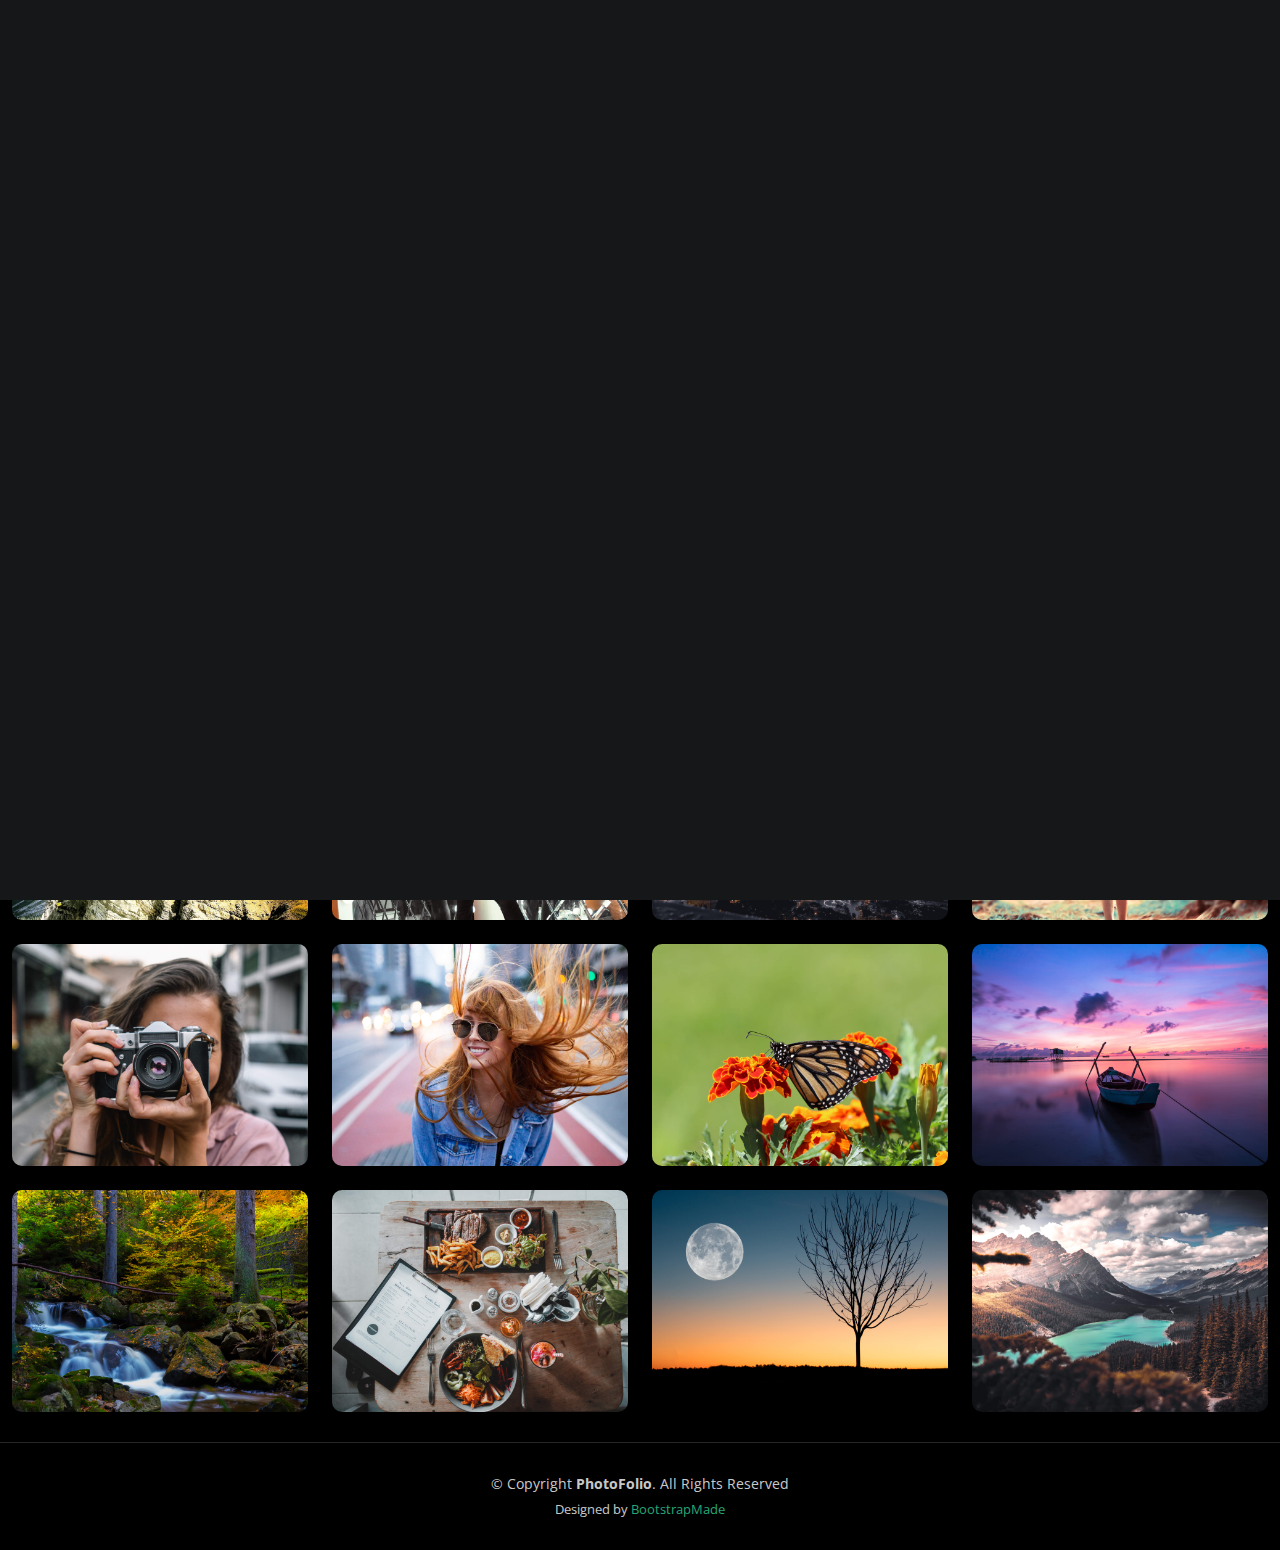
<file: portfilio/PhotoFolio/gallery.html>
<!DOCTYPE html>
<html lang="en">

<head>
  <meta charset="utf-8">
  <meta content="width=device-width, initial-scale=1.0" name="viewport">

  <title>PhotoFolio Bootstrap Template - Gallery</title>
  <meta content="" name="description">
  <meta content="" name="keywords">

  <!-- Favicons -->
  <link href="assets/img/favicon.png" rel="icon">
  <link href="assets/img/apple-touch-icon.png" rel="apple-touch-icon">

  <!-- Google Fonts -->
  <link rel="preconnect" href="https://fonts.googleapis.com">
  <link rel="preconnect" href="https://fonts.gstatic.com" crossorigin>
  <link href="https://fonts.googleapis.com/css2?family=Open+Sans:ital,wght@0,300;0,400;0,500;0,600;0,700;1,300;1,400;1,600;1,700&family=Inter:ital,wght@0,300;0,400;0,500;0,600;0,700;1,300;1,400;1,500;1,600;1,700&family=Cardo:ital,wght@0,400;0,700;1,400&display=swap" rel="stylesheet">

  <!-- Vendor CSS Files -->
  <link href="assets/vendor/bootstrap/css/bootstrap.min.css" rel="stylesheet">
  <link href="assets/vendor/bootstrap-icons/bootstrap-icons.css" rel="stylesheet">
  <link href="assets/vendor/swiper/swiper-bundle.min.css" rel="stylesheet">
  <link href="assets/vendor/glightbox/css/glightbox.min.css" rel="stylesheet">
  <link href="assets/vendor/aos/aos.css" rel="stylesheet">

  <!-- Template Main CSS File -->
  <link href="assets/css/main.css" rel="stylesheet">

  <!-- =======================================================
  * Template Name: PhotoFolio
  * Updated: May 30 2023 with Bootstrap v5.3.0
  * Template URL: https://bootstrapmade.com/photofolio-bootstrap-photography-website-template/
  * Author: BootstrapMade.com
  * License: https://bootstrapmade.com/license/
  ======================================================== -->
</head>

<body>

  <!-- ======= Header ======= -->
  <header id="header" class="header d-flex align-items-center fixed-top">
    <div class="container-fluid d-flex align-items-center justify-content-between">

      <a href="index.html" class="logo d-flex align-items-center  me-auto me-lg-0">
        <!-- Uncomment the line below if you also wish to use an image logo -->
        <!-- <img src="assets/img/logo.png" alt=""> -->
        <i class="bi bi-camera"></i>
        <h1>PhotoFolio</h1>
      </a>

      <nav id="navbar" class="navbar">
        <ul>
          <li><a href="index.html">Home</a></li>
          <li><a href="about.html">About</a></li>
          <li class="dropdown"><a href="#" class="active"><span>Gallery</span> <i class="bi bi-chevron-down dropdown-indicator"></i></a>
            <ul>
              <li><a href="gallery.html">Nature</a></li>
              <li><a href="gallery.html">People</a></li>
              <li><a href="gallery.html">Architecture</a></li>
              <li><a href="gallery.html">Animals</a></li>
              <li><a href="gallery.html">Sports</a></li>
              <li><a href="gallery.html">Travel</a></li>
              <li class="dropdown"><a href="#"><span>Sub Menu</span> <i class="bi bi-chevron-down dropdown-indicator"></i></a>
                <ul>
                  <li><a href="#">Sub Menu 1</a></li>
                  <li><a href="#">Sub Menu 2</a></li>
                  <li><a href="#">Sub Menu 3</a></li>
                </ul>
              </li>
            </ul>
          </li>
          <li><a href="services.html">Services</a></li>
          <li><a href="contact.html">Contact</a></li>
        </ul>
      </nav><!-- .navbar -->

      <div class="header-social-links">
        <a href="#" class="twitter"><i class="bi bi-twitter"></i></a>
        <a href="#" class="facebook"><i class="bi bi-facebook"></i></a>
        <a href="#" class="instagram"><i class="bi bi-instagram"></i></a>
        <a href="#" class="linkedin"><i class="bi bi-linkedin"></i></i></a>
      </div>
      <i class="mobile-nav-toggle mobile-nav-show bi bi-list"></i>
      <i class="mobile-nav-toggle mobile-nav-hide d-none bi bi-x"></i>

    </div>
  </header><!-- End Header -->

  <main id="main" data-aos="fade" data-aos-delay="1500">

    <!-- ======= End Page Header ======= -->
    <div class="page-header d-flex align-items-center">
      <div class="container position-relative">
        <div class="row d-flex justify-content-center">
          <div class="col-lg-6 text-center">
            <h2>Nature (16 images)</h2>
            <p>Odio et unde deleniti. Deserunt numquam exercitationem. Officiis quo odio sint voluptas consequatur ut a odio voluptatem. Sit dolorum debitis veritatis natus dolores. Quasi ratione sint. Sit quaerat ipsum dolorem.</p>

            <a class="cta-btn" href="contact.html">Available for hire</a>

          </div>
        </div>
      </div>
    </div><!-- End Page Header -->

    <!-- ======= Gallery Section ======= -->
    <section id="gallery" class="gallery">
      <div class="container-fluid">

        <div class="row gy-4 justify-content-center">
          <div class="col-xl-3 col-lg-4 col-md-6">
            <div class="gallery-item h-100">
              <img src="assets/img/gallery/gallery-1.jpg" class="img-fluid" alt="">
              <div class="gallery-links d-flex align-items-center justify-content-center">
                <a href="assets/img/gallery/gallery-1.jpg" title="Gallery 1" class="glightbox preview-link"><i class="bi bi-arrows-angle-expand"></i></a>
                <a href="gallery-single.html" class="details-link"><i class="bi bi-link-45deg"></i></a>
              </div>
            </div>
          </div><!-- End Gallery Item -->
          <div class="col-xl-3 col-lg-4 col-md-6">
            <div class="gallery-item h-100">
              <img src="assets/img/gallery/gallery-2.jpg" class="img-fluid" alt="">
              <div class="gallery-links d-flex align-items-center justify-content-center">
                <a href="assets/img/gallery/gallery-2.jpg" title="Gallery 2" class="glightbox preview-link"><i class="bi bi-arrows-angle-expand"></i></a>
                <a href="gallery-single.html" class="details-link"><i class="bi bi-link-45deg"></i></a>
              </div>
            </div>
          </div><!-- End Gallery Item -->
          <div class="col-xl-3 col-lg-4 col-md-6">
            <div class="gallery-item h-100">
              <img src="assets/img/gallery/gallery-3.jpg" class="img-fluid" alt="">
              <div class="gallery-links d-flex align-items-center justify-content-center">
                <a href="assets/img/gallery/gallery-3.jpg" title="Gallery 3" class="glightbox preview-link"><i class="bi bi-arrows-angle-expand"></i></a>
                <a href="gallery-single.html" class="details-link"><i class="bi bi-link-45deg"></i></a>
              </div>
            </div>
          </div><!-- End Gallery Item -->
          <div class="col-xl-3 col-lg-4 col-md-6">
            <div class="gallery-item h-100">
              <img src="assets/img/gallery/gallery-4.jpg" class="img-fluid" alt="">
              <div class="gallery-links d-flex align-items-center justify-content-center">
                <a href="assets/img/gallery/gallery-4.jpg" title="Gallery 4" class="glightbox preview-link"><i class="bi bi-arrows-angle-expand"></i></a>
                <a href="gallery-single.html" class="details-link"><i class="bi bi-link-45deg"></i></a>
              </div>
            </div>
          </div><!-- End Gallery Item -->
          <div class="col-xl-3 col-lg-4 col-md-6">
            <div class="gallery-item h-100">
              <img src="assets/img/gallery/gallery-5.jpg" class="img-fluid" alt="">
              <div class="gallery-links d-flex align-items-center justify-content-center">
                <a href="assets/img/gallery/gallery-5.jpg" title="Gallery 5" class="glightbox preview-link"><i class="bi bi-arrows-angle-expand"></i></a>
                <a href="gallery-single.html" class="details-link"><i class="bi bi-link-45deg"></i></a>
              </div>
            </div>
          </div><!-- End Gallery Item -->
          <div class="col-xl-3 col-lg-4 col-md-6">
            <div class="gallery-item h-100">
              <img src="assets/img/gallery/gallery-6.jpg" class="img-fluid" alt="">
              <div class="gallery-links d-flex align-items-center justify-content-center">
                <a href="assets/img/gallery/gallery-6.jpg" title="Gallery 6" class="glightbox preview-link"><i class="bi bi-arrows-angle-expand"></i></a>
                <a href="gallery-single.html" class="details-link"><i class="bi bi-link-45deg"></i></a>
              </div>
            </div>
          </div><!-- End Gallery Item -->
          <div class="col-xl-3 col-lg-4 col-md-6">
            <div class="gallery-item h-100">
              <img src="assets/img/gallery/gallery-7.jpg" class="img-fluid" alt="">
              <div class="gallery-links d-flex align-items-center justify-content-center">
                <a href="assets/img/gallery/gallery-7.jpg" title="Gallery 7" class="glightbox preview-link"><i class="bi bi-arrows-angle-expand"></i></a>
                <a href="gallery-single.html" class="details-link"><i class="bi bi-link-45deg"></i></a>
              </div>
            </div>
          </div><!-- End Gallery Item -->
          <div class="col-xl-3 col-lg-4 col-md-6">
            <div class="gallery-item h-100">
              <img src="assets/img/gallery/gallery-8.jpg" class="img-fluid" alt="">
              <div class="gallery-links d-flex align-items-center justify-content-center">
                <a href="assets/img/gallery/gallery-8.jpg" title="Gallery 8" class="glightbox preview-link"><i class="bi bi-arrows-angle-expand"></i></a>
                <a href="gallery-single.html" class="details-link"><i class="bi bi-link-45deg"></i></a>
              </div>
            </div>
          </div><!-- End Gallery Item -->
          <div class="col-xl-3 col-lg-4 col-md-6">
            <div class="gallery-item h-100">
              <img src="assets/img/gallery/gallery-9.jpg" class="img-fluid" alt="">
              <div class="gallery-links d-flex align-items-center justify-content-center">
                <a href="assets/img/gallery/gallery-9.jpg" title="Gallery 9" class="glightbox preview-link"><i class="bi bi-arrows-angle-expand"></i></a>
                <a href="gallery-single.html" class="details-link"><i class="bi bi-link-45deg"></i></a>
              </div>
            </div>
          </div><!-- End Gallery Item -->
          <div class="col-xl-3 col-lg-4 col-md-6">
            <div class="gallery-item h-100">
              <img src="assets/img/gallery/gallery-10.jpg" class="img-fluid" alt="">
              <div class="gallery-links d-flex align-items-center justify-content-center">
                <a href="assets/img/gallery/gallery-10.jpg" title="Gallery 10" class="glightbox preview-link"><i class="bi bi-arrows-angle-expand"></i></a>
                <a href="gallery-single.html" class="details-link"><i class="bi bi-link-45deg"></i></a>
              </div>
            </div>
          </div><!-- End Gallery Item -->
          <div class="col-xl-3 col-lg-4 col-md-6">
            <div class="gallery-item h-100">
              <img src="assets/img/gallery/gallery-11.jpg" class="img-fluid" alt="">
              <div class="gallery-links d-flex align-items-center justify-content-center">
                <a href="assets/img/gallery/gallery-11.jpg" title="Gallery 11" class="glightbox preview-link"><i class="bi bi-arrows-angle-expand"></i></a>
                <a href="gallery-single.html" class="details-link"><i class="bi bi-link-45deg"></i></a>
              </div>
            </div>
          </div><!-- End Gallery Item -->
          <div class="col-xl-3 col-lg-4 col-md-6">
            <div class="gallery-item h-100">
              <img src="assets/img/gallery/gallery-12.jpg" class="img-fluid" alt="">
              <div class="gallery-links d-flex align-items-center justify-content-center">
                <a href="assets/img/gallery/gallery-12.jpg" title="Gallery 12" class="glightbox preview-link"><i class="bi bi-arrows-angle-expand"></i></a>
                <a href="gallery-single.html" class="details-link"><i class="bi bi-link-45deg"></i></a>
              </div>
            </div>
          </div><!-- End Gallery Item -->
          <div class="col-xl-3 col-lg-4 col-md-6">
            <div class="gallery-item h-100">
              <img src="assets/img/gallery/gallery-13.jpg" class="img-fluid" alt="">
              <div class="gallery-links d-flex align-items-center justify-content-center">
                <a href="assets/img/gallery/gallery-13.jpg" title="Gallery 13" class="glightbox preview-link"><i class="bi bi-arrows-angle-expand"></i></a>
                <a href="gallery-single.html" class="details-link"><i class="bi bi-link-45deg"></i></a>
              </div>
            </div>
          </div><!-- End Gallery Item -->
          <div class="col-xl-3 col-lg-4 col-md-6">
            <div class="gallery-item h-100">
              <img src="assets/img/gallery/gallery-14.jpg" class="img-fluid" alt="">
              <div class="gallery-links d-flex align-items-center justify-content-center">
                <a href="assets/img/gallery/gallery-14.jpg" title="Gallery 14" class="glightbox preview-link"><i class="bi bi-arrows-angle-expand"></i></a>
                <a href="gallery-single.html" class="details-link"><i class="bi bi-link-45deg"></i></a>
              </div>
            </div>
          </div><!-- End Gallery Item -->
          <div class="col-xl-3 col-lg-4 col-md-6">
            <div class="gallery-item h-100">
              <img src="assets/img/gallery/gallery-15.jpg" class="img-fluid" alt="">
              <div class="gallery-links d-flex align-items-center justify-content-center">
                <a href="assets/img/gallery/gallery-15.jpg" title="Gallery 15" class="glightbox preview-link"><i class="bi bi-arrows-angle-expand"></i></a>
                <a href="gallery-single.html" class="details-link"><i class="bi bi-link-45deg"></i></a>
              </div>
            </div>
          </div><!-- End Gallery Item -->
          <div class="col-xl-3 col-lg-4 col-md-6">
            <div class="gallery-item h-100">
              <img src="assets/img/gallery/gallery-16.jpg" class="img-fluid" alt="">
              <div class="gallery-links d-flex align-items-center justify-content-center">
                <a href="assets/img/gallery/gallery-16.jpg" title="Gallery 16" class="glightbox preview-link"><i class="bi bi-arrows-angle-expand"></i></a>
                <a href="gallery-single.html" class="details-link"><i class="bi bi-link-45deg"></i></a>
              </div>
            </div>
          </div><!-- End Gallery Item -->

        </div>

      </div>
    </section><!-- End Gallery Section -->

  </main><!-- End #main -->

  <!-- ======= Footer ======= -->
  <footer id="footer" class="footer">
    <div class="container">
      <div class="copyright">
        &copy; Copyright <strong><span>PhotoFolio</span></strong>. All Rights Reserved
      </div>
      <div class="credits">
        <!-- All the links in the footer should remain intact. -->
        <!-- You can delete the links only if you purchased the pro version. -->
        <!-- Licensing information: https://bootstrapmade.com/license/ -->
        <!-- Purchase the pro version with working PHP/AJAX contact form: https://bootstrapmade.com/photofolio-bootstrap-photography-website-template/ -->
        Designed by <a href="https://bootstrapmade.com/">BootstrapMade</a>
      </div>
    </div>
  </footer><!-- End Footer -->

  <a href="#" class="scroll-top d-flex align-items-center justify-content-center"><i class="bi bi-arrow-up-short"></i></a>

  <div id="preloader">
    <div class="line"></div>
  </div>

  <!-- Vendor JS Files -->
  <script src="assets/vendor/bootstrap/js/bootstrap.bundle.min.js"></script>
  <script src="assets/vendor/swiper/swiper-bundle.min.js"></script>
  <script src="assets/vendor/glightbox/js/glightbox.min.js"></script>
  <script src="assets/vendor/aos/aos.js"></script>
  <script src="assets/vendor/php-email-form/validate.js"></script>

  <!-- Template Main JS File -->
  <script src="assets/js/main.js"></script>

</body>

</html>
</file>
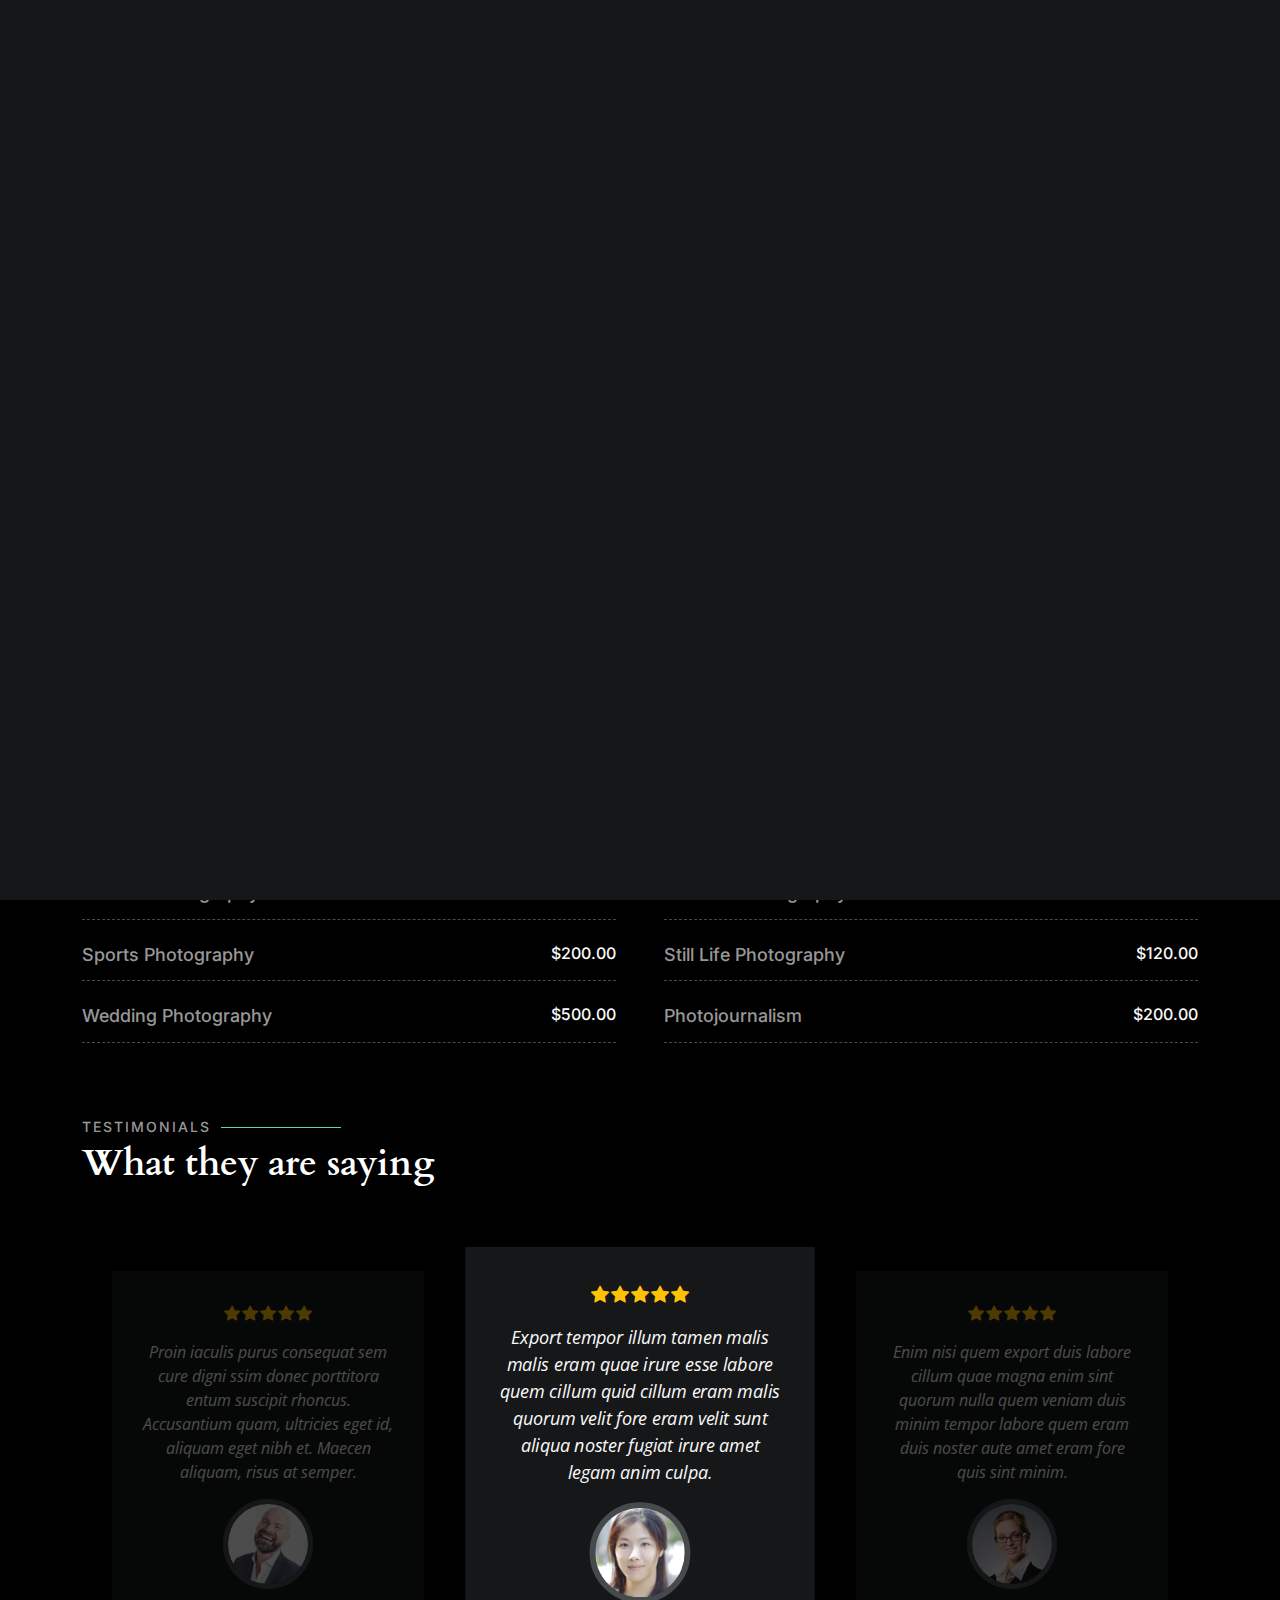
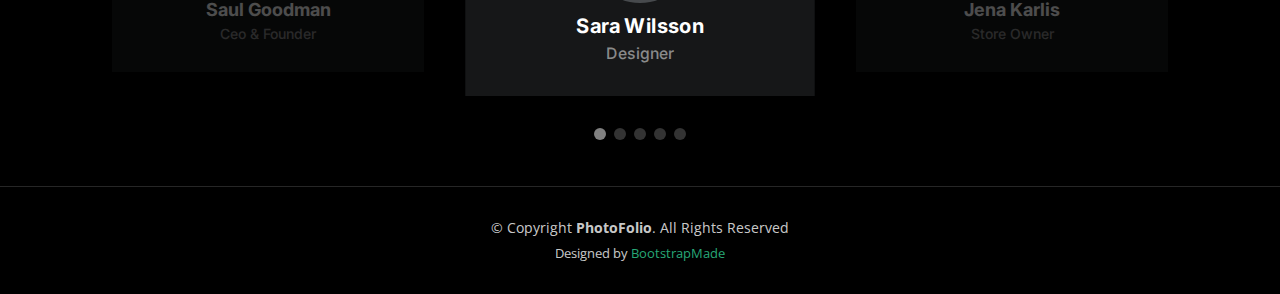
<file: portfilio/PhotoFolio/services.html>
<!DOCTYPE html>
<html lang="en">

<head>
  <meta charset="utf-8">
  <meta content="width=device-width, initial-scale=1.0" name="viewport">

  <title>PhotoFolio Bootstrap Template - Services</title>
  <meta content="" name="description">
  <meta content="" name="keywords">

  <!-- Favicons -->
  <link href="assets/img/favicon.png" rel="icon">
  <link href="assets/img/apple-touch-icon.png" rel="apple-touch-icon">

  <!-- Google Fonts -->
  <link rel="preconnect" href="https://fonts.googleapis.com">
  <link rel="preconnect" href="https://fonts.gstatic.com" crossorigin>
  <link href="https://fonts.googleapis.com/css2?family=Open+Sans:ital,wght@0,300;0,400;0,500;0,600;0,700;1,300;1,400;1,600;1,700&family=Inter:ital,wght@0,300;0,400;0,500;0,600;0,700;1,300;1,400;1,500;1,600;1,700&family=Cardo:ital,wght@0,400;0,700;1,400&display=swap" rel="stylesheet">

  <!-- Vendor CSS Files -->
  <link href="assets/vendor/bootstrap/css/bootstrap.min.css" rel="stylesheet">
  <link href="assets/vendor/bootstrap-icons/bootstrap-icons.css" rel="stylesheet">
  <link href="assets/vendor/swiper/swiper-bundle.min.css" rel="stylesheet">
  <link href="assets/vendor/glightbox/css/glightbox.min.css" rel="stylesheet">
  <link href="assets/vendor/aos/aos.css" rel="stylesheet">

  <!-- Template Main CSS File -->
  <link href="assets/css/main.css" rel="stylesheet">

  <!-- =======================================================
  * Template Name: PhotoFolio
  * Updated: May 30 2023 with Bootstrap v5.3.0
  * Template URL: https://bootstrapmade.com/photofolio-bootstrap-photography-website-template/
  * Author: BootstrapMade.com
  * License: https://bootstrapmade.com/license/
  ======================================================== -->
</head>

<body>

  <!-- ======= Header ======= -->
  <header id="header" class="header d-flex align-items-center fixed-top">
    <div class="container-fluid d-flex align-items-center justify-content-between">

      <a href="index.html" class="logo d-flex align-items-center  me-auto me-lg-0">
        <!-- Uncomment the line below if you also wish to use an image logo -->
        <!-- <img src="assets/img/logo.png" alt=""> -->
        <i class="bi bi-camera"></i>
        <h1>PhotoFolio</h1>
      </a>

      <nav id="navbar" class="navbar">
        <ul>
          <li><a href="index.html">Home</a></li>
          <li><a href="about.html">About</a></li>
          <li class="dropdown"><a href="#"><span>Gallery</span> <i class="bi bi-chevron-down dropdown-indicator"></i></a>
            <ul>
              <li><a href="gallery.html">Nature</a></li>
              <li><a href="gallery.html">People</a></li>
              <li><a href="gallery.html">Architecture</a></li>
              <li><a href="gallery.html">Animals</a></li>
              <li><a href="gallery.html">Sports</a></li>
              <li><a href="gallery.html">Travel</a></li>
              <li class="dropdown"><a href="#"><span>Sub Menu</span> <i class="bi bi-chevron-down dropdown-indicator"></i></a>
                <ul>
                  <li><a href="#">Sub Menu 1</a></li>
                  <li><a href="#">Sub Menu 2</a></li>
                  <li><a href="#">Sub Menu 3</a></li>
                </ul>
              </li>
            </ul>
          </li>
          <li><a href="services.html" class="active">Services</a></li>
          <li><a href="contact.html">Contact</a></li>
        </ul>
      </nav><!-- .navbar -->

      <div class="header-social-links">
        <a href="#" class="twitter"><i class="bi bi-twitter"></i></a>
        <a href="#" class="facebook"><i class="bi bi-facebook"></i></a>
        <a href="#" class="instagram"><i class="bi bi-instagram"></i></a>
        <a href="#" class="linkedin"><i class="bi bi-linkedin"></i></i></a>
      </div>
      <i class="mobile-nav-toggle mobile-nav-show bi bi-list"></i>
      <i class="mobile-nav-toggle mobile-nav-hide d-none bi bi-x"></i>

    </div>
  </header><!-- End Header -->

  <main id="main" data-aos="fade" data-aos-delay="1500">

    <!-- ======= End Page Header ======= -->
    <div class="page-header d-flex align-items-center">
      <div class="container position-relative">
        <div class="row d-flex justify-content-center">
          <div class="col-lg-6 text-center">
            <h2>Services</h2>
            <p>Odio et unde deleniti. Deserunt numquam exercitationem. Officiis quo odio sint voluptas consequatur ut a odio voluptatem. Sit dolorum debitis veritatis natus dolores. Quasi ratione sint. Sit quaerat ipsum dolorem.</p>

            <a class="cta-btn" href="contact.html">Available for hire</a>

          </div>
        </div>
      </div>
    </div><!-- End Page Header -->

    <!-- ======= Services Section ======= -->
    <section id="services" class="services">
      <div class="container">

        <div class="row gy-4">

          <div class="col-xl-3 col-md-6 d-flex">
            <div class="service-item position-relative">
              <i class="bi bi-activity"></i>
              <h4><a href="" class="stretched-link">Lorem Ipsum</a></h4>
              <p>Voluptatum deleniti atque corrupti quos dolores et quas molestias excepturi</p>
            </div>
          </div><!-- End Service Item -->

          <div class="col-xl-3 col-md-6 d-flex">
            <div class="service-item position-relative">
              <i class="bi bi-bounding-box-circles"></i>
              <h4><a href="" class="stretched-link">Sed ut perspici</a></h4>
              <p>Duis aute irure dolor in reprehenderit in voluptate velit esse cillum dolore</p>
            </div>
          </div><!-- End Service Item -->

          <div class="col-xl-3 col-md-6 d-flex">
            <div class="service-item position-relative">
              <i class="bi bi-calendar4-week"></i>
              <h4><a href="" class="stretched-link">Magni Dolores</a></h4>
              <p>Excepteur sint occaecat cupidatat non proident, sunt in culpa qui officia</p>
            </div>
          </div><!-- End Service Item -->

          <div class="col-xl-3 col-md-6 d-flex">
            <div class="service-item position-relative">
              <i class="bi bi-broadcast"></i>
              <h4><a href="" class="stretched-link">Nemo Enim</a></h4>
              <p>At vero eos et accusamus et iusto odio dignissimos ducimus qui blanditiis</p>
            </div>
          </div><!-- End Service Item -->

        </div>

      </div>
    </section><!-- End Services Section -->

    <!-- ======= Pricing Section ======= -->
    <section id="pricing" class="pricing">
      <div class="container">

        <div class="section-header">
          <h2>Prices</h2>
          <p>Check my adorable pricing</p>
        </div>

        <div class="row gy-4 gx-lg-5">

          <div class="col-lg-6">
            <div class="pricing-item d-flex justify-content-between">
              <h3>Portrait Photography</h3>
              <h4>$160.00</h4>
            </div>
          </div><!-- End Pricing Item -->

          <div class="col-lg-6">
            <div class="pricing-item d-flex justify-content-between">
              <h3>Fashion Photography</h3>
              <h4>$300.00</h4>
            </div>
          </div><!-- End Pricing Item -->

          <div class="col-lg-6">
            <div class="pricing-item d-flex justify-content-between">
              <h3>Sports Photography</h3>
              <h4>$200.00</h4>
            </div>
          </div><!-- End Pricing Item -->

          <div class="col-lg-6">
            <div class="pricing-item d-flex justify-content-between">
              <h3>Still Life Photography</h3>
              <h4>$120.00</h4>
            </div>
          </div><!-- End Pricing Item -->

          <div class="col-lg-6">
            <div class="pricing-item d-flex justify-content-between">
              <h3>Wedding Photography</h3>
              <h4>$500.00</h4>
            </div>
          </div><!-- End Pricing Item -->

          <div class="col-lg-6">
            <div class="pricing-item d-flex justify-content-between">
              <h3>Photojournalism</h3>
              <h4>$200.00</h4>
            </div>
          </div><!-- End Pricing Item -->

        </div>
    </section><!-- End Pricing Section -->

    <!-- ======= Testimonials Section ======= -->
    <section id="testimonials" class="testimonials">
      <div class="container">

        <div class="section-header">
          <h2>Testimonials</h2>
          <p>What they are saying</p>
        </div>

        <div class="slides-3 swiper">
          <div class="swiper-wrapper">

            <div class="swiper-slide">
              <div class="testimonial-item">
                <div class="stars">
                  <i class="bi bi-star-fill"></i><i class="bi bi-star-fill"></i><i class="bi bi-star-fill"></i><i class="bi bi-star-fill"></i><i class="bi bi-star-fill"></i>
                </div>
                <p>
                  Proin iaculis purus consequat sem cure digni ssim donec porttitora entum suscipit rhoncus. Accusantium quam, ultricies eget id, aliquam eget nibh et. Maecen aliquam, risus at semper.
                </p>
                <div class="profile mt-auto">
                  <img src="assets/img/testimonials/testimonials-1.jpg" class="testimonial-img" alt="">
                  <h3>Saul Goodman</h3>
                  <h4>Ceo &amp; Founder</h4>
                </div>
              </div>
            </div><!-- End testimonial item -->

            <div class="swiper-slide">
              <div class="testimonial-item">
                <div class="stars">
                  <i class="bi bi-star-fill"></i><i class="bi bi-star-fill"></i><i class="bi bi-star-fill"></i><i class="bi bi-star-fill"></i><i class="bi bi-star-fill"></i>
                </div>
                <p>
                  Export tempor illum tamen malis malis eram quae irure esse labore quem cillum quid cillum eram malis quorum velit fore eram velit sunt aliqua noster fugiat irure amet legam anim culpa.
                </p>
                <div class="profile mt-auto">
                  <img src="assets/img/testimonials/testimonials-2.jpg" class="testimonial-img" alt="">
                  <h3>Sara Wilsson</h3>
                  <h4>Designer</h4>
                </div>
              </div>
            </div><!-- End testimonial item -->

            <div class="swiper-slide">
              <div class="testimonial-item">
                <div class="stars">
                  <i class="bi bi-star-fill"></i><i class="bi bi-star-fill"></i><i class="bi bi-star-fill"></i><i class="bi bi-star-fill"></i><i class="bi bi-star-fill"></i>
                </div>
                <p>
                  Enim nisi quem export duis labore cillum quae magna enim sint quorum nulla quem veniam duis minim tempor labore quem eram duis noster aute amet eram fore quis sint minim.
                </p>
                <div class="profile mt-auto">
                  <img src="assets/img/testimonials/testimonials-3.jpg" class="testimonial-img" alt="">
                  <h3>Jena Karlis</h3>
                  <h4>Store Owner</h4>
                </div>
              </div>
            </div><!-- End testimonial item -->

            <div class="swiper-slide">
              <div class="testimonial-item">
                <div class="stars">
                  <i class="bi bi-star-fill"></i><i class="bi bi-star-fill"></i><i class="bi bi-star-fill"></i><i class="bi bi-star-fill"></i><i class="bi bi-star-fill"></i>
                </div>
                <p>
                  Fugiat enim eram quae cillum dolore dolor amet nulla culpa multos export minim fugiat minim velit minim dolor enim duis veniam ipsum anim magna sunt elit fore quem dolore labore illum veniam.
                </p>
                <div class="profile mt-auto">
                  <img src="assets/img/testimonials/testimonials-4.jpg" class="testimonial-img" alt="">
                  <h3>Matt Brandon</h3>
                  <h4>Freelancer</h4>
                </div>
              </div>
            </div><!-- End testimonial item -->

            <div class="swiper-slide">
              <div class="testimonial-item">
                <div class="stars">
                  <i class="bi bi-star-fill"></i><i class="bi bi-star-fill"></i><i class="bi bi-star-fill"></i><i class="bi bi-star-fill"></i><i class="bi bi-star-fill"></i>
                </div>
                <p>
                  Quis quorum aliqua sint quem legam fore sunt eram irure aliqua veniam tempor noster veniam enim culpa labore duis sunt culpa nulla illum cillum fugiat legam esse veniam culpa fore nisi cillum quid.
                </p>
                <div class="profile mt-auto">
                  <img src="assets/img/testimonials/testimonials-5.jpg" class="testimonial-img" alt="">
                  <h3>John Larson</h3>
                  <h4>Entrepreneur</h4>
                </div>
              </div>
            </div><!-- End testimonial item -->

          </div>
          <div class="swiper-pagination"></div>
        </div>

      </div>
    </section><!-- End Testimonials Section -->

  </main><!-- End #main -->

  <!-- ======= Footer ======= -->
  <footer id="footer" class="footer">
    <div class="container">
      <div class="copyright">
        &copy; Copyright <strong><span>PhotoFolio</span></strong>. All Rights Reserved
      </div>
      <div class="credits">
        <!-- All the links in the footer should remain intact. -->
        <!-- You can delete the links only if you purchased the pro version. -->
        <!-- Licensing information: https://bootstrapmade.com/license/ -->
        <!-- Purchase the pro version with working PHP/AJAX contact form: https://bootstrapmade.com/photofolio-bootstrap-photography-website-template/ -->
        Designed by <a href="https://bootstrapmade.com/">BootstrapMade</a>
      </div>
    </div>
  </footer><!-- End Footer -->

  <a href="#" class="scroll-top d-flex align-items-center justify-content-center"><i class="bi bi-arrow-up-short"></i></a>

  <div id="preloader">
    <div class="line"></div>
  </div>

  <!-- Vendor JS Files -->
  <script src="assets/vendor/bootstrap/js/bootstrap.bundle.min.js"></script>
  <script src="assets/vendor/swiper/swiper-bundle.min.js"></script>
  <script src="assets/vendor/glightbox/js/glightbox.min.js"></script>
  <script src="assets/vendor/aos/aos.js"></script>
  <script src="assets/vendor/php-email-form/validate.js"></script>

  <!-- Template Main JS File -->
  <script src="assets/js/main.js"></script>

</body>

</html>
</file>
<file: portfilio/steller/public_html/assets/vendors/themify-icons/css/themify-icons.css>
@font-face {
	font-family: 'themify';
	src:url("../fonts/themify.eot?-fvbane");
	src:url("../fonts/themify.eot?#iefix-fvbane") format("embedded-opentype"),
		url("../fonts/themify.woff?-fvbane") format("woff"),
		url("../fonts/themify.ttf?-fvbane") format("truetype"),
		url("../fonts/themify.svg?-fvbane#themify") format("svg");
	font-weight: normal;
	font-style: normal;
}

[class^="ti-"], [class*=" ti-"] {
	font-family: 'themify';
	speak: none;
	font-style: normal;
	font-weight: normal;
	font-variant: normal;
	text-transform: none;
	line-height: 1;

	/* Better Font Rendering =========== */
	-webkit-font-smoothing: antialiased;
	-moz-osx-font-smoothing: grayscale;
}

.ti-wand:before {
	content: "\e600";
}
.ti-volume:before {
	content: "\e601";
}
.ti-user:before {
	content: "\e602";
}
.ti-unlock:before {
	content: "\e603";
}
.ti-unlink:before {
	content: "\e604";
}
.ti-trash:before {
	content: "\e605";
}
.ti-thought:before {
	content: "\e606";
}
.ti-target:before {
	content: "\e607";
}
.ti-tag:before {
	content: "\e608";
}
.ti-tablet:before {
	content: "\e609";
}
.ti-star:before {
	content: "\e60a";
}
.ti-spray:before {
	content: "\e60b";
}
.ti-signal:before {
	content: "\e60c";
}
.ti-shopping-cart:before {
	content: "\e60d";
}
.ti-shopping-cart-full:before {
	content: "\e60e";
}
.ti-settings:before {
	content: "\e60f";
}
.ti-search:before {
	content: "\e610";
}
.ti-zoom-in:before {
	content: "\e611";
}
.ti-zoom-out:before {
	content: "\e612";
}
.ti-cut:before {
	content: "\e613";
}
.ti-ruler:before {
	content: "\e614";
}
.ti-ruler-pencil:before {
	content: "\e615";
}
.ti-ruler-alt:before {
	content: "\e616";
}
.ti-bookmark:before {
	content: "\e617";
}
.ti-bookmark-alt:before {
	content: "\e618";
}
.ti-reload:before {
	content: "\e619";
}
.ti-plus:before {
	content: "\e61a";
}
.ti-pin:before {
	content: "\e61b";
}
.ti-pencil:before {
	content: "\e61c";
}
.ti-pencil-alt:before {
	content: "\e61d";
}
.ti-paint-roller:before {
	content: "\e61e";
}
.ti-paint-bucket:before {
	content: "\e61f";
}
.ti-na:before {
	content: "\e620";
}
.ti-mobile:before {
	content: "\e621";
}
.ti-minus:before {
	content: "\e622";
}
.ti-medall:before {
	content: "\e623";
}
.ti-medall-alt:before {
	content: "\e624";
}
.ti-marker:before {
	content: "\e625";
}
.ti-marker-alt:before {
	content: "\e626";
}
.ti-arrow-up:before {
	content: "\e627";
}
.ti-arrow-right:before {
	content: "\e628";
}
.ti-arrow-left:before {
	content: "\e629";
}
.ti-arrow-down:before {
	content: "\e62a";
}
.ti-lock:before {
	content: "\e62b";
}
.ti-location-arrow:before {
	content: "\e62c";
}
.ti-link:before {
	content: "\e62d";
}
.ti-layout:before {
	content: "\e62e";
}
.ti-layers:before {
	content: "\e62f";
}
.ti-layers-alt:before {
	content: "\e630";
}
.ti-key:before {
	content: "\e631";
}
.ti-import:before {
	content: "\e632";
}
.ti-image:before {
	content: "\e633";
}
.ti-heart:before {
	content: "\e634";
}
.ti-heart-broken:before {
	content: "\e635";
}
.ti-hand-stop:before {
	content: "\e636";
}
.ti-hand-open:before {
	content: "\e637";
}
.ti-hand-drag:before {
	content: "\e638";
}
.ti-folder:before {
	content: "\e639";
}
.ti-flag:before {
	content: "\e63a";
}
.ti-flag-alt:before {
	content: "\e63b";
}
.ti-flag-alt-2:before {
	content: "\e63c";
}
.ti-eye:before {
	content: "\e63d";
}
.ti-export:before {
	content: "\e63e";
}
.ti-exchange-vertical:before {
	content: "\e63f";
}
.ti-desktop:before {
	content: "\e640";
}
.ti-cup:before {
	content: "\e641";
}
.ti-crown:before {
	content: "\e642";
}
.ti-comments:before {
	content: "\e643";
}
.ti-comment:before {
	content: "\e644";
}
.ti-comment-alt:before {
	content: "\e645";
}
.ti-close:before {
	content: "\e646";
}
.ti-clip:before {
	content: "\e647";
}
.ti-angle-up:before {
	content: "\e648";
}
.ti-angle-right:before {
	content: "\e649";
}
.ti-angle-left:before {
	content: "\e64a";
}
.ti-angle-down:before {
	content: "\e64b";
}
.ti-check:before {
	content: "\e64c";
}
.ti-check-box:before {
	content: "\e64d";
}
.ti-camera:before {
	content: "\e64e";
}
.ti-announcement:before {
	content: "\e64f";
}
.ti-brush:before {
	content: "\e650";
}
.ti-briefcase:before {
	content: "\e651";
}
.ti-bolt:before {
	content: "\e652";
}
.ti-bolt-alt:before {
	content: "\e653";
}
.ti-blackboard:before {
	content: "\e654";
}
.ti-bag:before {
	content: "\e655";
}
.ti-move:before {
	content: "\e656";
}
.ti-arrows-vertical:before {
	content: "\e657";
}
.ti-arrows-horizontal:before {
	content: "\e658";
}
.ti-fullscreen:before {
	content: "\e659";
}
.ti-arrow-top-right:before {
	content: "\e65a";
}
.ti-arrow-top-left:before {
	content: "\e65b";
}
.ti-arrow-circle-up:before {
	content: "\e65c";
}
.ti-arrow-circle-right:before {
	content: "\e65d";
}
.ti-arrow-circle-left:before {
	content: "\e65e";
}
.ti-arrow-circle-down:before {
	content: "\e65f";
}
.ti-angle-double-up:before {
	content: "\e660";
}
.ti-angle-double-right:before {
	content: "\e661";
}
.ti-angle-double-left:before {
	content: "\e662";
}
.ti-angle-double-down:before {
	content: "\e663";
}
.ti-zip:before {
	content: "\e664";
}
.ti-world:before {
	content: "\e665";
}
.ti-wheelchair:before {
	content: "\e666";
}
.ti-view-list:before {
	content: "\e667";
}
.ti-view-list-alt:before {
	content: "\e668";
}
.ti-view-grid:before {
	content: "\e669";
}
.ti-uppercase:before {
	content: "\e66a";
}
.ti-upload:before {
	content: "\e66b";
}
.ti-underline:before {
	content: "\e66c";
}
.ti-truck:before {
	content: "\e66d";
}
.ti-timer:before {
	content: "\e66e";
}
.ti-ticket:before {
	content: "\e66f";
}
.ti-thumb-up:before {
	content: "\e670";
}
.ti-thumb-down:before {
	content: "\e671";
}
.ti-text:before {
	content: "\e672";
}
.ti-stats-up:before {
	content: "\e673";
}
.ti-stats-down:before {
	content: "\e674";
}
.ti-split-v:before {
	content: "\e675";
}
.ti-split-h:before {
	content: "\e676";
}
.ti-smallcap:before {
	content: "\e677";
}
.ti-shine:before {
	content: "\e678";
}
.ti-shift-right:before {
	content: "\e679";
}
.ti-shift-left:before {
	content: "\e67a";
}
.ti-shield:before {
	content: "\e67b";
}
.ti-notepad:before {
	content: "\e67c";
}
.ti-server:before {
	content: "\e67d";
}
.ti-quote-right:before {
	content: "\e67e";
}
.ti-quote-left:before {
	content: "\e67f";
}
.ti-pulse:before {
	content: "\e680";
}
.ti-printer:before {
	content: "\e681";
}
.ti-power-off:before {
	content: "\e682";
}
.ti-plug:before {
	content: "\e683";
}
.ti-pie-chart:before {
	content: "\e684";
}
.ti-paragraph:before {
	content: "\e685";
}
.ti-panel:before {
	content: "\e686";
}
.ti-package:before {
	content: "\e687";
}
.ti-music:before {
	content: "\e688";
}
.ti-music-alt:before {
	content: "\e689";
}
.ti-mouse:before {
	content: "\e68a";
}
.ti-mouse-alt:before {
	content: "\e68b";
}
.ti-money:before {
	content: "\e68c";
}
.ti-microphone:before {
	content: "\e68d";
}
.ti-menu:before {
	content: "\e68e";
}
.ti-menu-alt:before {
	content: "\e68f";
}
.ti-map:before {
	content: "\e690";
}
.ti-map-alt:before {
	content: "\e691";
}
.ti-loop:before {
	content: "\e692";
}
.ti-location-pin:before {
	content: "\e693";
}
.ti-list:before {
	content: "\e694";
}
.ti-light-bulb:before {
	content: "\e695";
}
.ti-Italic:before {
	content: "\e696";
}
.ti-info:before {
	content: "\e697";
}
.ti-infinite:before {
	content: "\e698";
}
.ti-id-badge:before {
	content: "\e699";
}
.ti-hummer:before {
	content: "\e69a";
}
.ti-home:before {
	content: "\e69b";
}
.ti-help:before {
	content: "\e69c";
}
.ti-headphone:before {
	content: "\e69d";
}
.ti-harddrives:before {
	content: "\e69e";
}
.ti-harddrive:before {
	content: "\e69f";
}
.ti-gift:before {
	content: "\e6a0";
}
.ti-game:before {
	content: "\e6a1";
}
.ti-filter:before {
	content: "\e6a2";
}
.ti-files:before {
	content: "\e6a3";
}
.ti-file:before {
	content: "\e6a4";
}
.ti-eraser:before {
	content: "\e6a5";
}
.ti-envelope:before {
	content: "\e6a6";
}
.ti-download:before {
	content: "\e6a7";
}
.ti-direction:before {
	content: "\e6a8";
}
.ti-direction-alt:before {
	content: "\e6a9";
}
.ti-dashboard:before {
	content: "\e6aa";
}
.ti-control-stop:before {
	content: "\e6ab";
}
.ti-control-shuffle:before {
	content: "\e6ac";
}
.ti-control-play:before {
	content: "\e6ad";
}
.ti-control-pause:before {
	content: "\e6ae";
}
.ti-control-forward:before {
	content: "\e6af";
}
.ti-control-backward:before {
	content: "\e6b0";
}
.ti-cloud:before {
	content: "\e6b1";
}
.ti-cloud-up:before {
	content: "\e6b2";
}
.ti-cloud-down:before {
	content: "\e6b3";
}
.ti-clipboard:before {
	content: "\e6b4";
}
.ti-car:before {
	content: "\e6b5";
}
.ti-calendar:before {
	content: "\e6b6";
}
.ti-book:before {
	content: "\e6b7";
}
.ti-bell:before {
	content: "\e6b8";
}
.ti-basketball:before {
	content: "\e6b9";
}
.ti-bar-chart:before {
	content: "\e6ba";
}
.ti-bar-chart-alt:before {
	content: "\e6bb";
}
.ti-back-right:before {
	content: "\e6bc";
}
.ti-back-left:before {
	content: "\e6bd";
}
.ti-arrows-corner:before {
	content: "\e6be";
}
.ti-archive:before {
	content: "\e6bf";
}
.ti-anchor:before {
	content: "\e6c0";
}
.ti-align-right:before {
	content: "\e6c1";
}
.ti-align-left:before {
	content: "\e6c2";
}
.ti-align-justify:before {
	content: "\e6c3";
}
.ti-align-center:before {
	content: "\e6c4";
}
.ti-alert:before {
	content: "\e6c5";
}
.ti-alarm-clock:before {
	content: "\e6c6";
}
.ti-agenda:before {
	content: "\e6c7";
}
.ti-write:before {
	content: "\e6c8";
}
.ti-window:before {
	content: "\e6c9";
}
.ti-widgetized:before {
	content: "\e6ca";
}
.ti-widget:before {
	content: "\e6cb";
}
.ti-widget-alt:before {
	content: "\e6cc";
}
.ti-wallet:before {
	content: "\e6cd";
}
.ti-video-clapper:before {
	content: "\e6ce";
}
.ti-video-camera:before {
	content: "\e6cf";
}
.ti-vector:before {
	content: "\e6d0";
}
.ti-themify-logo:before {
	content: "\e6d1";
}
.ti-themify-favicon:before {
	content: "\e6d2";
}
.ti-themify-favicon-alt:before {
	content: "\e6d3";
}
.ti-support:before {
	content: "\e6d4";
}
.ti-stamp:before {
	content: "\e6d5";
}
.ti-split-v-alt:before {
	content: "\e6d6";
}
.ti-slice:before {
	content: "\e6d7";
}
.ti-shortcode:before {
	content: "\e6d8";
}
.ti-shift-right-alt:before {
	content: "\e6d9";
}
.ti-shift-left-alt:before {
	content: "\e6da";
}
.ti-ruler-alt-2:before {
	content: "\e6db";
}
.ti-receipt:before {
	content: "\e6dc";
}
.ti-pin2:before {
	content: "\e6dd";
}
.ti-pin-alt:before {
	content: "\e6de";
}
.ti-pencil-alt2:before {
	content: "\e6df";
}
.ti-palette:before {
	content: "\e6e0";
}
.ti-more:before {
	content: "\e6e1";
}
.ti-more-alt:before {
	content: "\e6e2";
}
.ti-microphone-alt:before {
	content: "\e6e3";
}
.ti-magnet:before {
	content: "\e6e4";
}
.ti-line-double:before {
	content: "\e6e5";
}
.ti-line-dotted:before {
	content: "\e6e6";
}
.ti-line-dashed:before {
	content: "\e6e7";
}
.ti-layout-width-full:before {
	content: "\e6e8";
}
.ti-layout-width-default:before {
	content: "\e6e9";
}
.ti-layout-width-default-alt:before {
	content: "\e6ea";
}
.ti-layout-tab:before {
	content: "\e6eb";
}
.ti-layout-tab-window:before {
	content: "\e6ec";
}
.ti-layout-tab-v:before {
	content: "\e6ed";
}
.ti-layout-tab-min:before {
	content: "\e6ee";
}
.ti-layout-slider:before {
	content: "\e6ef";
}
.ti-layout-slider-alt:before {
	content: "\e6f0";
}
.ti-layout-sidebar-right:before {
	content: "\e6f1";
}
.ti-layout-sidebar-none:before {
	content: "\e6f2";
}
.ti-layout-sidebar-left:before {
	content: "\e6f3";
}
.ti-layout-placeholder:before {
	content: "\e6f4";
}
.ti-layout-menu:before {
	content: "\e6f5";
}
.ti-layout-menu-v:before {
	content: "\e6f6";
}
.ti-layout-menu-separated:before {
	content: "\e6f7";
}
.ti-layout-menu-full:before {
	content: "\e6f8";
}
.ti-layout-media-right-alt:before {
	content: "\e6f9";
}
.ti-layout-media-right:before {
	content: "\e6fa";
}
.ti-layout-media-overlay:before {
	content: "\e6fb";
}
.ti-layout-media-overlay-alt:before {
	content: "\e6fc";
}
.ti-layout-media-overlay-alt-2:before {
	content: "\e6fd";
}
.ti-layout-media-left-alt:before {
	content: "\e6fe";
}
.ti-layout-media-left:before {
	content: "\e6ff";
}
.ti-layout-media-center-alt:before {
	content: "\e700";
}
.ti-layout-media-center:before {
	content: "\e701";
}
.ti-layout-list-thumb:before {
	content: "\e702";
}
.ti-layout-list-thumb-alt:before {
	content: "\e703";
}
.ti-layout-list-post:before {
	content: "\e704";
}
.ti-layout-list-large-image:before {
	content: "\e705";
}
.ti-layout-line-solid:before {
	content: "\e706";
}
.ti-layout-grid4:before {
	content: "\e707";
}
.ti-layout-grid3:before {
	content: "\e708";
}
.ti-layout-grid2:before {
	content: "\e709";
}
.ti-layout-grid2-thumb:before {
	content: "\e70a";
}
.ti-layout-cta-right:before {
	content: "\e70b";
}
.ti-layout-cta-left:before {
	content: "\e70c";
}
.ti-layout-cta-center:before {
	content: "\e70d";
}
.ti-layout-cta-btn-right:before {
	content: "\e70e";
}
.ti-layout-cta-btn-left:before {
	content: "\e70f";
}
.ti-layout-column4:before {
	content: "\e710";
}
.ti-layout-column3:before {
	content: "\e711";
}
.ti-layout-column2:before {
	content: "\e712";
}
.ti-layout-accordion-separated:before {
	content: "\e713";
}
.ti-layout-accordion-merged:before {
	content: "\e714";
}
.ti-layout-accordion-list:before {
	content: "\e715";
}
.ti-ink-pen:before {
	content: "\e716";
}
.ti-info-alt:before {
	content: "\e717";
}
.ti-help-alt:before {
	content: "\e718";
}
.ti-headphone-alt:before {
	content: "\e719";
}
.ti-hand-point-up:before {
	content: "\e71a";
}
.ti-hand-point-right:before {
	content: "\e71b";
}
.ti-hand-point-left:before {
	content: "\e71c";
}
.ti-hand-point-down:before {
	content: "\e71d";
}
.ti-gallery:before {
	content: "\e71e";
}
.ti-face-smile:before {
	content: "\e71f";
}
.ti-face-sad:before {
	content: "\e720";
}
.ti-credit-card:before {
	content: "\e721";
}
.ti-control-skip-forward:before {
	content: "\e722";
}
.ti-control-skip-backward:before {
	content: "\e723";
}
.ti-control-record:before {
	content: "\e724";
}
.ti-control-eject:before {
	content: "\e725";
}
.ti-comments-smiley:before {
	content: "\e726";
}
.ti-brush-alt:before {
	content: "\e727";
}
.ti-youtube:before {
	content: "\e728";
}
.ti-vimeo:before {
	content: "\e729";
}
.ti-twitter:before {
	content: "\e72a";
}
.ti-time:before {
	content: "\e72b";
}
.ti-tumblr:before {
	content: "\e72c";
}
.ti-skype:before {
	content: "\e72d";
}
.ti-share:before {
	content: "\e72e";
}
.ti-share-alt:before {
	content: "\e72f";
}
.ti-rocket:before {
	content: "\e730";
}
.ti-pinterest:before {
	content: "\e731";
}
.ti-new-window:before {
	content: "\e732";
}
.ti-microsoft:before {
	content: "\e733";
}
.ti-list-ol:before {
	content: "\e734";
}
.ti-linkedin:before {
	content: "\e735";
}
.ti-layout-sidebar-2:before {
	content: "\e736";
}
.ti-layout-grid4-alt:before {
	content: "\e737";
}
.ti-layout-grid3-alt:before {
	content: "\e738";
}
.ti-layout-grid2-alt:before {
	content: "\e739";
}
.ti-layout-column4-alt:before {
	content: "\e73a";
}
.ti-layout-column3-alt:before {
	content: "\e73b";
}
.ti-layout-column2-alt:before {
	content: "\e73c";
}
.ti-instagram:before {
	content: "\e73d";
}
.ti-google:before {
	content: "\e73e";
}
.ti-github:before {
	content: "\e73f";
}
.ti-flickr:before {
	content: "\e740";
}
.ti-facebook:before {
	content: "\e741";
}
.ti-dropbox:before {
	content: "\e742";
}
.ti-dribbble:before {
	content: "\e743";
}
.ti-apple:before {
	content: "\e744";
}
.ti-android:before {
	content: "\e745";
}
.ti-save:before {
	content: "\e746";
}
.ti-save-alt:before {
	content: "\e747";
}
.ti-yahoo:before {
	content: "\e748";
}
.ti-wordpress:before {
	content: "\e749";
}
.ti-vimeo-alt:before {
	content: "\e74a";
}
.ti-twitter-alt:before {
	content: "\e74b";
}
.ti-tumblr-alt:before {
	content: "\e74c";
}
.ti-trello:before {
	content: "\e74d";
}
.ti-stack-overflow:before {
	content: "\e74e";
}
.ti-soundcloud:before {
	content: "\e74f";
}
.ti-sharethis:before {
	content: "\e750";
}
.ti-sharethis-alt:before {
	content: "\e751";
}
.ti-reddit:before {
	content: "\e752";
}
.ti-pinterest-alt:before {
	content: "\e753";
}
.ti-microsoft-alt:before {
	content: "\e754";
}
.ti-linux:before {
	content: "\e755";
}
.ti-jsfiddle:before {
	content: "\e756";
}
.ti-joomla:before {
	content: "\e757";
}
.ti-html5:before {
	content: "\e758";
}
.ti-flickr-alt:before {
	content: "\e759";
}
.ti-email:before {
	content: "\e75a";
}
.ti-drupal:before {
	content: "\e75b";
}
.ti-dropbox-alt:before {
	content: "\e75c";
}
.ti-css3:before {
	content: "\e75d";
}
.ti-rss:before {
	content: "\e75e";
}
.ti-rss-alt:before {
	content: "\e75f";
}
</file>
<file: portfilio/PhotoFolio/assets/css/main.css>
/**
* Template Name: PhotoFolio
* Updated: May 30 2023 with Bootstrap v5.3.0
* Template URL: https://bootstrapmade.com/photofolio-bootstrap-photography-website-template/
* Author: BootstrapMade.com
* License: https://bootstrapmade.com/license/
*/

/*--------------------------------------------------------------
# Set main reusable colors and fonts using CSS variables
# Learn more about CSS variables at https://developer.mozilla.org/en-US/docs/Web/CSS/Using_CSS_custom_properties
--------------------------------------------------------------*/
/* Fonts */
:root {
  --font-default: "Open Sans", system-ui, -apple-system, "Segoe UI", Roboto, "Helvetica Neue", Arial, "Noto Sans", "Liberation Sans", sans-serif, "Apple Color Emoji", "Segoe UI Emoji", "Segoe UI Symbol", "Noto Color Emoji";
  --font-primary: "Inter", sans-serif;
  --font-secondary: "Cardo", sans-serif;
}

/* Colors */
:root {
  --color-default: #fafafa;
  --color-primary: #27a776;
  --color-secondary: #161718;
}

/* Smooth scroll behavior */
:root {
  scroll-behavior: smooth;
}

/*--------------------------------------------------------------
# General
--------------------------------------------------------------*/
body {
  font-family: var(--font-default);
  color: var(--color-default);
  background-color: #000;
}

a {
  color: var(--color-primary);
  text-decoration: none;
}

a:hover {
  color: #32cf93;
  text-decoration: none;
}

h1,
h2,
h3,
h4,
h5,
h6 {
  font-family: var(--font-primary);
}

/*--------------------------------------------------------------
# Sections & Section Header
--------------------------------------------------------------*/
.section-header {
  padding-bottom: 40px;
}

.section-header h2 {
  font-size: 14px;
  font-weight: 500;
  padding: 0;
  line-height: 1px;
  margin: 0 0 5px 0;
  letter-spacing: 2px;
  text-transform: uppercase;
  color: rgba(255, 255, 255, 0.6);
  font-family: var(--font-primary);
}

.section-header h2::after {
  content: "";
  width: 120px;
  height: 1px;
  display: inline-block;
  background: #5bd9a9;
  margin: 4px 10px;
}

.section-header p {
  margin: 0;
  margin: 0;
  font-size: 36px;
  font-weight: 700;
  font-family: var(--font-secondary);
  color: #fff;
}

/*--------------------------------------------------------------
# Page Header
--------------------------------------------------------------*/
.page-header {
  padding: 120px 0 60px 0;
  min-height: 30vh;
  position: relative;
}

.page-header h2 {
  font-size: 56px;
  font-weight: 500;
  color: #fff;
  font-family: var(--font-secondary);
}

@media (max-width: 768px) {
  .page-header h2 {
    font-size: 36px;
  }
}

.page-header p {
  color: rgba(255, 255, 255, 0.8);
}

.page-header .cta-btn {
  font-family: var(--font-primary);
  font-weight: 400;
  font-size: 14px;
  display: inline-block;
  padding: 12px 40px;
  border-radius: 4px;
  letter-spacing: 1px;
  text-transform: uppercase;
  transition: 0.3s;
  color: #fff;
  background: var(--color-primary);
}

.page-header .cta-btn:hover {
  background: #2cbc85;
}

/*--------------------------------------------------------------
# Scroll top button
--------------------------------------------------------------*/
.scroll-top {
  position: fixed;
  visibility: hidden;
  opacity: 0;
  right: 15px;
  bottom: -15px;
  z-index: 99999;
  background: var(--color-primary);
  width: 44px;
  height: 44px;
  border-radius: 50px;
  transition: all 0.4s;
}

.scroll-top i {
  font-size: 24px;
  color: #fff;
  line-height: 0;
}

.scroll-top:hover {
  background: rgba(39, 167, 118, 0.8);
  color: #fff;
}

.scroll-top.active {
  visibility: visible;
  opacity: 1;
  bottom: 15px;
}

/*--------------------------------------------------------------
# Preloader
--------------------------------------------------------------*/
#preloader {
  display: flex;
  position: fixed;
  inset: 0;
  width: 100%;
  height: 100vh;
  z-index: 99999;
}

#preloader:before,
#preloader:after {
  content: "";
  background-color: var(--color-secondary);
  position: absolute;
  inset: 0;
  width: 50%;
  height: 100%;
  transition: all 0.3s ease 0s;
  z-index: -1;
}

#preloader:after {
  left: auto;
  right: 0;
}

#preloader .line {
  position: relative;
  overflow: hidden;
  margin: auto;
  width: 1px;
  height: 280px;
  transition: all 0.8s ease 0s;
}

#preloader .line:before {
  content: "";
  position: absolute;
  background-color: #fff;
  left: 0;
  top: 50%;
  width: 1px;
  height: 0%;
  transform: translateY(-50%);
  animation: lineincrease 1000ms ease-in-out 0s forwards;
}

#preloader .line:after {
  content: "";
  position: absolute;
  background-color: #999;
  left: 0;
  top: 0;
  width: 1px;
  height: 100%;
  transform: translateY(-100%);
  animation: linemove 1200ms linear 0s infinite;
  animation-delay: 2000ms;
}

#preloader.loaded .line {
  opacity: 0;
  height: 100% !important;
}

#preloader.loaded .line:after {
  opacity: 0;
}

#preloader.loaded:before,
#preloader.loaded:after {
  animation: preloaderfinish 300ms ease-in-out 500ms forwards;
}

@keyframes lineincrease {
  0% {
    height: 0%;
  }

  100% {
    height: 100%;
  }
}

@keyframes linemove {
  0% {
    transform: translateY(200%);
  }

  100% {
    transform: translateY(-100%);
  }
}

@keyframes preloaderfinish {
  0% {
    width: 5 0%;
  }

  100% {
    width: 0%;
  }
}

/*--------------------------------------------------------------
# Header
--------------------------------------------------------------*/
.header {
  transition: all 0.5s;
  z-index: 997;
  padding: 30px 0;
  background-color: #000;
}

.header .logo {
  transition: 0.3s;
}

.header .logo img {
  max-height: 40px;
  margin-right: 8px;
}

.header .logo h1 {
  font-size: 32px;
  margin: 0;
  font-weight: 400;
  color: #fff;
  font-family: var(--font-secondary);
}

.header .logo i {
  font-size: 32px;
  margin-right: 8px;
  line-height: 0;
}

@media (max-width: 575px) {
  .header .logo h1 {
    font-size: 26px;
  }

  .header .logo i {
    font-size: 24px;
  }
}

.header .header-social-links {
  padding-right: 15px;
}

.header .header-social-links a {
  color: rgba(255, 255, 255, 0.5);
  padding-left: 15px;
  display: inline-block;
  line-height: 0px;
  transition: 0.3s;
  font-size: 16px;
}

.header .header-social-links a:hover {
  color: #fff;
}

@media (max-width: 575px) {
  .header .header-social-links a {
    padding-left: 5px;
  }
}

/*--------------------------------------------------------------
# Desktop Navigation
--------------------------------------------------------------*/
@media (min-width: 1280px) {
  .navbar {
    padding: 0;
  }

  .navbar ul {
    margin: 0;
    padding: 0;
    display: flex;
    list-style: none;
    align-items: center;
  }

  .navbar li {
    position: relative;
  }

  .navbar a,
  .navbar a:focus {
    display: flex;
    align-items: center;
    justify-content: space-between;
    padding: 10px 0 10px 30px;
    font-family: var(--font-primary);
    text-transform: uppercase;
    letter-spacing: 1px;
    font-size: 13px;
    font-weight: 400;
    color: rgba(255, 255, 255, 0.5);
    white-space: nowrap;
    transition: 0.3s;
  }

  .navbar a i,
  .navbar a:focus i {
    font-size: 12px;
    line-height: 0;
    margin-left: 5px;
  }

  .navbar a:hover,
  .navbar .active,
  .navbar .active:focus,
  .navbar li:hover>a {
    color: #fff;
  }

  .navbar .dropdown ul {
    display: block;
    position: absolute;
    left: 14px;
    top: calc(100% + 30px);
    margin: 0;
    padding: 10px 0;
    z-index: 99;
    opacity: 0;
    visibility: hidden;
    background: var(--color-secondary);
    transition: 0.3s;
    border-radius: 4px;
  }

  .navbar .dropdown ul li {
    min-width: 200px;
  }

  .navbar .dropdown ul a {
    padding: 10px 20px;
    font-size: 15px;
    text-transform: none;
    font-weight: 400;
  }

  .navbar .dropdown ul a i {
    font-size: 12px;
  }

  .navbar .dropdown ul a:hover,
  .navbar .dropdown ul .active:hover,
  .navbar .dropdown ul li:hover>a {
    color: #fff;
  }

  .navbar .dropdown:hover>ul {
    opacity: 1;
    top: 100%;
    visibility: visible;
  }

  .navbar .dropdown .dropdown ul {
    top: 0;
    left: calc(100% - 30px);
    visibility: hidden;
  }

  .navbar .dropdown .dropdown:hover>ul {
    opacity: 1;
    top: 0;
    left: 100%;
    visibility: visible;
  }
}

@media (min-width: 1280px) and (max-width: 1366px) {
  .navbar .dropdown .dropdown ul {
    left: -90%;
  }

  .navbar .dropdown .dropdown:hover>ul {
    left: -100%;
  }
}

@media (min-width: 1280px) {

  .mobile-nav-show,
  .mobile-nav-hide {
    display: none;
  }
}

/*--------------------------------------------------------------
# Mobile Navigation
--------------------------------------------------------------*/
@media (max-width: 1279px) {
  .navbar {
    position: fixed;
    top: 0;
    right: -100%;
    width: 100%;
    max-width: 400px;
    bottom: 0;
    transition: 0.3s;
    z-index: 9997;
  }

  .navbar ul {
    position: absolute;
    inset: 0;
    padding: 50px 0 10px 0;
    margin: 0;
    background: rgba(0, 0, 0, 0.9);
    overflow-y: auto;
    transition: 0.3s;
    z-index: 9998;
  }

  .navbar a,
  .navbar a:focus {
    display: flex;
    align-items: center;
    justify-content: space-between;
    padding: 10px 20px;
    font-family: var(--font-primary);
    font-size: 13px;
    text-transform: uppercase;
    font-weight: 400;
    color: rgba(255, 255, 255, 0.5);
    letter-spacing: 1px;
    white-space: nowrap;
    transition: 0.3s;
  }

  .navbar a i,
  .navbar a:focus i {
    font-size: 12px;
    line-height: 0;
    margin-left: 5px;
  }

  .navbar a:hover,
  .navbar .active,
  .navbar .active:focus,
  .navbar li:hover>a {
    color: #fff;
  }

  .navbar .dropdown ul,
  .navbar .dropdown .dropdown ul {
    position: static;
    display: none;
    padding: 10px 0;
    margin: 10px 20px;
    transition: all 0.5s ease-in-out;
    border: 1px solid black;
  }

  .navbar .dropdown>.dropdown-active,
  .navbar .dropdown .dropdown>.dropdown-active {
    display: block;
  }

  .mobile-nav-show {
    color: #fff;
    font-size: 28px;
    cursor: pointer;
    line-height: 0;
    transition: 0.5s;
    z-index: 9999;
    margin: 0 10px 0 10px;
  }

  .mobile-nav-hide {
    color: #fff;
    font-size: 32px;
    cursor: pointer;
    line-height: 0;
    transition: 0.5s;
    position: fixed;
    right: 20px;
    top: 20px;
    z-index: 9999;
  }

  .mobile-nav-active {
    overflow: hidden;
  }

  .mobile-nav-active .navbar {
    right: 0;
  }

  .mobile-nav-active .navbar:before {
    content: "";
    position: fixed;
    inset: 0;
    background: rgba(22, 23, 24, 0.8);
    z-index: 9996;
  }
}

/*--------------------------------------------------------------
# About Section
--------------------------------------------------------------*/
.about .content h2 {
  font-weight: 700;
  font-size: 24px;
  color: var(--color-primary);
}

.about .content ul {
  list-style: none;
  padding: 0;
}

.about .content ul li {
  margin-bottom: 20px;
  display: flex;
  align-items: center;
}

.about .content ul strong {
  margin-right: 10px;
}

.about .content ul i {
  font-size: 16px;
  margin-right: 5px;
  color: var(--color-primary);
  line-height: 0;
}

/*--------------------------------------------------------------
# Testimonials Section
--------------------------------------------------------------*/
.testimonials {
  margin-top: 80px;
}

.testimonials .testimonial-item {
  box-sizing: content-box;
  padding: 30px;
  margin: 40px 30px;
  background: var(--color-secondary);
  min-height: 320px;
  display: flex;
  flex-direction: column;
  text-align: center;
  transition: 0.3s;
}

.testimonials .testimonial-item .stars {
  margin-bottom: 15px;
}

.testimonials .testimonial-item .stars i {
  color: #ffc107;
  margin: 0 1px;
}

.testimonials .testimonial-item .testimonial-img {
  width: 90px;
  border-radius: 50%;
  border: 5px solid #474a4d;
  margin: 0 auto;
}

.testimonials .testimonial-item h3 {
  font-size: 18px;
  font-weight: bold;
  margin: 10px 0 5px 0;
  color: #fff;
}

.testimonials .testimonial-item h4 {
  font-size: 14px;
  color: rgba(255, 255, 255, 0.5);
  margin: 0;
}

.testimonials .testimonial-item p {
  font-style: italic;
  margin: 0 auto 15px auto;
}

.testimonials .swiper-pagination {
  margin-top: 20px;
  position: relative;
}

.testimonials .swiper-pagination .swiper-pagination-bullet {
  width: 12px;
  height: 12px;
  background-color: rgba(255, 255, 255, 0.2);
  opacity: 1;
}

.testimonials .swiper-pagination .swiper-pagination-bullet-active {
  background-color: rgba(255, 255, 255, 0.5);
}

.testimonials .swiper-slide {
  opacity: 0.3;
}

@media (max-width: 1199px) {
  .testimonials .swiper-slide-active {
    opacity: 1;
  }

  .testimonials .swiper-pagination {
    margin-top: 0;
  }

  .testimonials .testimonial-item {
    margin: 40px 20px;
  }
}

@media (min-width: 1200px) {
  .testimonials .swiper-slide-next {
    opacity: 1;
    transform: scale(1.12);
  }
}

/*--------------------------------------------------------------
# Pricing Section
--------------------------------------------------------------*/
.gallery {
  margin-top: 40px;
}

.gallery .gallery-item {
  position: relative;
  overflow: hidden;
  border-radius: 10px;
}

.gallery .gallery-item img {
  transition: 0.3s;
}

.gallery .gallery-links {
  position: absolute;
  inset: 0;
  opacity: 0;
  transition: all ease-in-out 0.3s;
  background: rgba(0, 0, 0, 0.6);
  z-index: 3;
}

.gallery .gallery-links .preview-link,
.gallery .gallery-links .details-link {
  font-size: 20px;
  color: rgba(255, 255, 255, 0.5);
  transition: 0.3s;
  line-height: 1.2;
  margin: 30px 8px 0 8px;
}

.gallery .gallery-links .preview-link:hover,
.gallery .gallery-links .details-link:hover {
  color: #fff;
}

.gallery .gallery-links .details-link {
  font-size: 30px;
  line-height: 0;
}

.gallery .gallery-item:hover .gallery-links {
  opacity: 1;
}

.gallery .gallery-item:hover .preview-link,
.gallery .gallery-item:hover .details-link {
  margin-top: 0;
}

.gallery .gallery-item:hover img {
  transform: scale(1.1);
}

.glightbox-clean .gslide-description {
  background: #222425;
}

.glightbox-clean .gslide-title {
  color: rgba(255, 255, 255, 0.8);
  margin: 0;
}

/*--------------------------------------------------------------
# Gallery Single Section
--------------------------------------------------------------*/
.gallery-single .portfolio-details-slider img {
  width: 100%;
}

.gallery-single .portfolio-details-slider .swiper-pagination .swiper-pagination-bullet {
  width: 12px;
  height: 12px;
  background-color: rgba(255, 255, 255, 0.7);
  opacity: 1;
}

.gallery-single .portfolio-details-slider .swiper-pagination .swiper-pagination-bullet-active {
  background-color: var(--color-primary);
}

.gallery-single .swiper-button-prev,
.gallery-single .swiper-button-next {
  width: 48px;
  height: 48px;
}

.gallery-single .swiper-button-prev:after,
.gallery-single .swiper-button-next:after {
  color: rgba(255, 255, 255, 0.8);
  background-color: rgba(0, 0, 0, 0.2);
  font-size: 24px;
  border-radius: 50%;
  width: 48px;
  height: 48px;
  display: flex;
  align-items: center;
  justify-content: center;
  transition: 0.3s;
}

.gallery-single .swiper-button-prev:hover:after,
.gallery-single .swiper-button-next:hover:after {
  background-color: rgba(0, 0, 0, 0.6);
}

@media (max-width: 575px) {

  .gallery-single .swiper-button-prev,
  .gallery-single .swiper-button-next {
    display: none;
  }
}

.gallery-single .portfolio-info h3 {
  font-size: 22px;
  font-weight: 700;
  margin-bottom: 20px;
  padding-bottom: 20px;
  position: relative;
  font-family: var(--font-secondary);
}

.gallery-single .portfolio-info h3:after {
  content: "";
  position: absolute;
  display: block;
  width: 50px;
  height: 3px;
  background: var(--color-primary);
  left: 0;
  bottom: 0;
}

.gallery-single .portfolio-info ul {
  list-style: none;
  padding: 0;
  font-size: 15px;
}

.gallery-single .portfolio-info ul li {
  display: flex;
  flex-direction: column;
  padding-bottom: 15px;
}

.gallery-single .portfolio-info ul strong {
  text-transform: uppercase;
  font-weight: 400;
  color: #6b7075;
  font-size: 14px;
}

.gallery-single .portfolio-info .btn-visit {
  padding: 8px 40px;
  background: var(--color-primary);
  color: #fff;
  border-radius: 50px;
  transition: 0.3s;
}

.gallery-single .portfolio-info .btn-visit:hover {
  background: #2cbc85;
}

.gallery-single .portfolio-description h2 {
  font-size: 26px;
  font-weight: 700;
  margin-bottom: 20px;
  color: #fff;
  font-family: var(--font-secondary);
}

.gallery-single .portfolio-description p {
  padding: 0;
}

.gallery-single .portfolio-description .testimonial-item {
  padding: 30px 30px 0 30px;
  position: relative;
  background: var(--color-secondary);
  height: 100%;
  margin-bottom: 50px;
}

.gallery-single .portfolio-description .testimonial-item .testimonial-img {
  width: 90px;
  border-radius: 50px;
  border: 6px solid #2e3133;
  float: left;
  margin: 0 10px 0 0;
}

.gallery-single .portfolio-description .testimonial-item h3 {
  font-size: 18px;
  font-weight: bold;
  margin: 15px 0 5px 0;
  padding-top: 20px;
}

.gallery-single .portfolio-description .testimonial-item h4 {
  font-size: 14px;
  color: rgba(255, 255, 255, 0.6);
  margin: 0;
}

.gallery-single .portfolio-description .testimonial-item .quote-icon-left,
.gallery-single .portfolio-description .testimonial-item .quote-icon-right {
  color: #5bd9a9;
  font-size: 26px;
  line-height: 0;
}

.gallery-single .portfolio-description .testimonial-item .quote-icon-left {
  display: inline-block;
  left: -5px;
  position: relative;
}

.gallery-single .portfolio-description .testimonial-item .quote-icon-right {
  display: inline-block;
  right: -5px;
  position: relative;
  top: 10px;
  transform: scale(-1, -1);
}

.gallery-single .portfolio-description .testimonial-item p {
  font-style: italic;
  margin: 0 0 15px 0 0 0;
  padding: 0;
}

/*--------------------------------------------------------------
# Services Section
--------------------------------------------------------------*/
.services .service-item {
  padding: 50px 30px;
  transition: all ease-in-out 0.4s;
  background: var(--color-secondary);
  height: 100%;
  overflow: hidden;
  z-index: 1;
}

.services .service-item:before {
  content: "";
  position: absolute;
  background: #1d1f20;
  top: -200px;
  transition: all 0.3s;
  z-index: -1;
}

.services .service-item i {
  background: var(--color-primary);
  color: #fff;
  font-size: 24px;
  transition: 0.3s;
  display: flex;
  align-items: center;
  justify-content: center;
  width: 56px;
  height: 56px;
  border-radius: 50%;
}

.services .service-item h4 {
  font-weight: 600;
  margin: 15px 0 0 0;
  transition: 0.3s;
  font-size: 20px;
}

.services .service-item h4 a {
  color: #fff;
}

.services .service-item p {
  line-height: 24px;
  font-size: 14px;
  margin: 15px 0 0 0;
}

.services .service-item:hover:before {
  background: var(--color-primary);
  right: 0;
  top: 0;
  width: 100%;
  height: 100%;
  border-radius: 0px;
}

.services .service-item:hover h4 a,
.services .service-item:hover p {
  color: #fff;
}

.services .service-item:hover i {
  background: #fff;
  color: var(--color-primary);
}

/*--------------------------------------------------------------
# Pricing Section
--------------------------------------------------------------*/
.pricing {
  margin-top: 80px;
}

.pricing .pricing-item {
  border-bottom: 1px dashed #474a4d;
  width: 100%;
  height: 100%;
  padding: 0 0 15px 0;
}

.pricing .pricing-item h3 {
  margin: 0;
  font-size: 18px;
  font-weight: 500;
  color: rgba(255, 255, 255, 0.6);
}

.pricing .pricing-item h4 {
  margin: 0;
  font-size: 16px;
}

/*--------------------------------------------------------------
# Contact Section
--------------------------------------------------------------*/
.contact .info-item+.info-item {
  margin-top: 40px;
}

.contact .info-item i {
  font-size: 20px;
  color: var(--color-primary);
  float: left;
  width: 44px;
  height: 44px;
  background: #222425;
  display: flex;
  justify-content: center;
  align-items: center;
  border-radius: 50px;
  transition: all 0.3s ease-in-out;
  margin-right: 15px;
}

.contact .info-item h4 {
  padding: 0;
  font-size: 20px;
  font-weight: 600;
  margin-bottom: 5px;
  color: rgba(255, 255, 255, 0.5);
}

.contact .info-item p {
  padding: 0;
  margin-bottom: 0;
  font-size: 14px;
  color: #fff;
}

.contact .info-item:hover i {
  background: var(--color-primary);
  color: #fff;
}

.contact .php-email-form {
  width: 100%;
}

.contact .php-email-form .form-group {
  padding-bottom: 8px;
}

.contact .php-email-form .error-message {
  display: none;
  color: #fff;
  background: #df1529;
  text-align: left;
  padding: 15px;
  font-weight: 600;
}

.contact .php-email-form .error-message br+br {
  margin-top: 25px;
}

.contact .php-email-form .sent-message {
  display: none;
  color: #fff;
  background: var(--color-primary);
  text-align: center;
  padding: 15px;
  font-weight: 600;
}

.contact .php-email-form .loading {
  display: none;
  background: var(--color-secondary);
  text-align: center;
  padding: 15px;
  color: rgba(255, 255, 255, 0.6);
}

.contact .php-email-form .loading:before {
  content: "";
  display: inline-block;
  border-radius: 50%;
  width: 24px;
  height: 24px;
  margin: 0 10px -6px 0;
  border: 3px solid var(--color-primary);
  border-top-color: var(--color-secondary);
  animation: animate-loading 1s linear infinite;
}

.contact .php-email-form input,
.contact .php-email-form textarea {
  border-radius: 4px;
  box-shadow: none;
  font-size: 14px;
  background-color: var(--color-secondary);
  border: 1px solid #2e3133;
  color: #fff;
}

.contact .php-email-form input {
  height: 44px;
}

.contact .php-email-form textarea {
  padding: 10px 12px;
}

.contact .php-email-form button[type=submit] {
  background: var(--color-primary);
  border: 0;
  padding: 10px 35px;
  color: #fff;
  transition: 0.4s;
  border-radius: 4px;
}

.contact .php-email-form button[type=submit]:hover {
  background: rgba(39, 167, 118, 0.8);
}

@keyframes animate-loading {
  0% {
    transform: rotate(0deg);
  }

  100% {
    transform: rotate(360deg);
  }
}

/*--------------------------------------------------------------
# Hero Section
--------------------------------------------------------------*/
.hero {
  width: 100%;
  min-height: 30vh;
  background: #000;
  background-size: cover;
  position: relative;
  padding: 140px 0 60px 0;
}

.hero h2 {
  margin: 0 0 10px 0;
  font-size: 38px;
  font-weight: 700;
  color: #fff;
  font-family: var(--font-secondary);
}

.hero h2 span {
  position: relative;
  z-index: 1;
  padding: 0 5px;
  display: inline-block;
}

.hero h2 span:before {
  content: "";
  position: absolute;
  height: 50%;
  bottom: 0;
  left: 0;
  right: 0;
  background: var(--color-primary);
  z-index: -1;
}

.hero p {
  color: rgba(255, 255, 255, 0.6);
  margin-bottom: 30px;
  font-size: 18px;
}

.hero .btn-get-started {
  font-family: var(--font-primary);
  font-weight: 400;
  font-size: 14px;
  display: inline-block;
  padding: 12px 40px;
  border-radius: 4px;
  letter-spacing: 1px;
  text-transform: uppercase;
  transition: 0.3s;
  color: #fff;
  background: var(--color-primary);
}

.hero .btn-get-started:hover {
  background: #2cbc85;
}

@media (max-width: 768px) {
  .hero h2 {
    font-size: 32px;
  }
}

/*--------------------------------------------------------------
# Footer
--------------------------------------------------------------*/
.footer {
  margin-top: 30px;
  padding: 30px 0;
  font-size: 14px;
  border-top: 1px solid rgba(255, 255, 255, 0.15);
}

.footer .copyright {
  text-align: center;
  color: rgba(255, 255, 255, 0.8);
}

.footer .credits {
  padding-top: 6px;
  text-align: center;
  font-size: 13px;
  color: rgba(255, 255, 255, 0.8);
}

.footer .credits a {
  color: var(--color-primary);
}
</file>
<file: portfilio/Siimple/assets/css/style.css>
/**
* Template Name: Siimple
* Updated: May 30 2023 with Bootstrap v5.3.0
* Template URL: https://bootstrapmade.com/free-bootstrap-landing-page/
* Author: BootstrapMade.com
* License: https://bootstrapmade.com/license/
*/

/*--------------------------------------------------------------
# General
--------------------------------------------------------------*/
body {
  font-family: "Open Sans", sans-serif;
  color: #444444;
}

a {
  text-decoration: none;
  color: #fd680e;
}

a:hover {
  color: #ff8f4c;
  text-decoration: none;
}

h1,
h2,
h3,
h4,
h5,
h6,
.font-primary {
  font-family: "Raleway", sans-serif;
}

/*--------------------------------------------------------------
# Header
--------------------------------------------------------------*/
#header {
  height: 80px;
  padding: 20px 0;
  z-index: 10;
  position: relative;
}

#header .logo h1 {
  font-size: 36px;
  margin: 0;
  padding: 0;
  line-height: 1;
  font-weight: 300;
  letter-spacing: 3px;
}

#header .logo h1 a,
#header .logo h1 a:hover {
  color: #fff;
  text-decoration: none;
}

#header .logo img {
  padding: 0;
  margin: 0;
  max-height: 40px;
}

@media (max-width: 768px) {
  #header .logo h1 {
    font-size: 28px;
    padding: 8px 0;
  }
}

/*--------------------------------------------------------------
# Navigation Menu
--------------------------------------------------------------*/
.nav-menu {
  position: fixed;
  top: 0;
  bottom: 0;
  z-index: 9999;
  overflow-y: auto;
  right: -260px;
  width: 260px;
  padding-top: 18px;
  background: rgba(34, 34, 34, 0.8);
  transition: 0.4s;
}

.nav-menu * {
  margin: 0;
  padding: 0;
  list-style: none;
}

.nav-menu a,
.nav-menu a:focus {
  display: block;
  position: relative;
  color: #ffd2b7;
  padding: 10px 20px;
  font-weight: 500;
  transition: 0.3s;
}

.nav-menu a:hover,
.nav-menu .active>a,
.nav-menu li:hover>a {
  color: #ffa26a;
  text-decoration: none;
}

.nav-menu .drop-down>a:after {
  content: "\ea27";
  font-family: "boxicons";
  padding-left: 10px;
  position: absolute;
  right: 15px;
}

.nav-menu .active.drop-down>a:after {
  content: "\ea27";
}

.nav-menu .drop-down>a {
  padding-right: 35px;
}

.nav-menu .drop-down ul {
  display: none;
  overflow: hidden;
}

.nav-menu ul.drop-down-active {
  display: block;
}

.nav-menu .drop-down li {
  padding-left: 20px;
}

.nav-menu-active {
  right: 0;
}

.nav-toggle {
  position: fixed;
  right: 15px;
  top: 15px;
  z-index: 9998;
  border: 0;
  background: rgba(34, 34, 34, 0.5);
  transition: all 0.4s;
  outline: none !important;
  line-height: 1;
  cursor: pointer;
  text-align: right;
  padding: 10px 12px;
  border-radius: 2px;
}

.nav-toggle i {
  color: #fff;
  font-size: 18px;
}

.nav-toggle-active {
  right: 275px;
}

/*--------------------------------------------------------------
# Navigation Menu
--------------------------------------------------------------*/
/**
* Desktop Navigation 
*/
.navbar {
  padding: 0;
}

.navbar ul {
  margin: 0;
  padding: 0;
  display: flex;
  list-style: none;
  align-items: center;
}

.navbar li {
  position: relative;
}

.navbar a,
.navbar a:focus {
  display: flex;
  align-items: center;
  justify-content: space-between;
  padding: 10px 0 10px 30px;
  font-family: "Raleway", sans-serif;
  font-size: 16px;
  font-weight: 700;
  color: #884922;
  white-space: nowrap;
  transition: 0.3s;
}

.navbar a i,
.navbar a:focus i {
  font-size: 12px;
  line-height: 0;
  margin-left: 5px;
}

.navbar a:hover,
.navbar .active,
.navbar .active:focus,
.navbar li:hover>a {
  color: #fd680e;
}

.navbar .getstarted,
.navbar .getstarted:focus {
  background: #fd680e;
  padding: 8px 20px;
  margin-left: 30px;
  border-radius: 4px;
  color: #fff;
}

.navbar .getstarted:hover,
.navbar .getstarted:focus:hover {
  color: #fff;
  background: #fd7827;
}

.navbar .dropdown ul {
  display: block;
  position: absolute;
  left: 14px;
  top: calc(100% + 30px);
  margin: 0;
  padding: 10px 0;
  z-index: 99;
  opacity: 0;
  visibility: hidden;
  background: #fff;
  box-shadow: 0px 0px 30px rgba(127, 137, 161, 0.25);
  transition: 0.3s;
  border-radius: 4px;
}

.navbar .dropdown ul li {
  min-width: 200px;
}

.navbar .dropdown ul a {
  padding: 10px 20px;
  font-size: 15px;
  text-transform: none;
  font-weight: 600;
}

.navbar .dropdown ul a i {
  font-size: 12px;
}

.navbar .dropdown ul a:hover,
.navbar .dropdown ul .active:hover,
.navbar .dropdown ul li:hover>a {
  color: #fd680e;
}

.navbar .dropdown:hover>ul {
  opacity: 1;
  top: 100%;
  visibility: visible;
}

.navbar .dropdown .dropdown ul {
  top: 0;
  left: calc(100% - 30px);
  visibility: hidden;
}

.navbar .dropdown .dropdown:hover>ul {
  opacity: 1;
  top: 0;
  left: 100%;
  visibility: visible;
}

@media (max-width: 1366px) {
  .navbar .dropdown .dropdown ul {
    left: -90%;
  }

  .navbar .dropdown .dropdown:hover>ul {
    left: -100%;
  }
}

/**
* Mobile Navigation 
*/
.mobile-nav-toggle {
  color: #743e1d;
  font-size: 28px;
  cursor: pointer;
  display: none;
  line-height: 0;
  transition: 0.5s;
}

.mobile-nav-toggle.bi-x {
  color: #fff;
}

@media (max-width: 991px) {
  .mobile-nav-toggle {
    display: block;
  }

  .navbar ul {
    display: none;
  }
}

.navbar-mobile {
  position: fixed;
  overflow: hidden;
  top: 0;
  right: 0;
  left: 0;
  bottom: 0;
  background: rgba(75, 40, 19, 0.9);
  transition: 0.3s;
}

.navbar-mobile .mobile-nav-toggle {
  position: absolute;
  top: 15px;
  right: 15px;
}

.navbar-mobile ul {
  display: block;
  position: absolute;
  top: 55px;
  right: 15px;
  bottom: 15px;
  left: 15px;
  padding: 10px 0;
  border-radius: 10px;
  background-color: #fff;
  overflow-y: auto;
  transition: 0.3s;
}

.navbar-mobile a,
.navbar-mobile a:hover {
  padding: 10px 20px;
  font-size: 15px;
  color: #743e1d;
}

.navbar-mobile a:hover,
.navbar-mobile .active,
.navbar-mobile li:hover>a {
  color: #fd680e;
}

.navbar-mobile .getstarted,
.navbar-mobile .getstarted:focus {
  margin: 15px;
}

.navbar-mobile .dropdown ul {
  position: static;
  display: none;
  margin: 10px 20px;
  padding: 10px 0;
  z-index: 99;
  opacity: 1;
  visibility: visible;
  background: #fff;
  box-shadow: 0px 0px 30px rgba(127, 137, 161, 0.25);
}

.navbar-mobile .dropdown ul li {
  min-width: 200px;
}

.navbar-mobile .dropdown ul a {
  padding: 10px 20px;
}

.navbar-mobile .dropdown ul a i {
  font-size: 12px;
}

.navbar-mobile .dropdown ul a:hover,
.navbar-mobile .dropdown ul .active:hover,
.navbar-mobile .dropdown ul li:hover>a {
  color: #fd680e;
}

.navbar-mobile .dropdown>.dropdown-active {
  display: block;
}

/*--------------------------------------------------------------
# Hero Section
--------------------------------------------------------------*/
#hero {
  width: 100%;
  height: 80vh;
  background: url("../img/hero-bg.jpg") center center;
  background-size: cover;
  position: relative;
  margin-top: -80px;
  z-index: 9;
}

#hero .hero-container {
  position: absolute;
  bottom: 0;
  top: 0;
  left: 0;
  right: 0;
  display: flex;
  justify-content: center;
  align-items: center;
  flex-direction: column;
  text-align: center;
  padding: 0 15px;
}

#hero h1 {
  margin: 0 0 10px 0;
  font-size: 48px;
  font-weight: 400;
  line-height: 56px;
  line-height: 56px;
  color: #222;
}

#hero h2 {
  color: #333;
  margin-bottom: 30px;
  font-size: 24px;
}

#hero .php-email-form .error-message {
  display: none;
  color: #fff;
  background: #ed3c0d;
  text-align: center;
  padding: 15px;
  font-weight: 600;
}

#hero .php-email-form .sent-message {
  display: none;
  color: #fff;
  background: #18d26e;
  text-align: center;
  padding: 15px;
  font-weight: 600;
}

#hero .php-email-form .loading {
  display: none;
  background: rgba(255, 255, 255, 0.5);
  text-align: center;
  padding: 15px;
  border-radius: 50px;
}

#hero .php-email-form .loading:before {
  content: "";
  display: inline-block;
  border-radius: 50%;
  width: 24px;
  height: 24px;
  margin: 0 10px -6px 0;
  border: 3px solid #18d26e;
  border-top-color: #eee;
  animation: animate-loading-notify 1s linear infinite;
}

@keyframes animate-loading-notify {
  0% {
    transform: rotate(0deg);
  }

  100% {
    transform: rotate(360deg);
  }
}

#hero .php-email-form input {
  border-radius: 50px;
  box-shadow: none;
  font-size: 14px;
  border: 0;
  padding: 0px 15px 2px 20px;
  width: 250px;
  height: 40px;
  margin: 0 8px;
}

#hero .php-email-form button[type=submit] {
  font-family: "Raleway", sans-serif;
  font-weight: 500;
  font-size: 16px;
  letter-spacing: 1px;
  display: inline-block;
  padding: 8px 30px;
  border-radius: 50px;
  transition: 0.5s;
  margin: 10px;
  border: none;
  color: #fff;
  background: #fd680e;
}

#hero .php-email-form button[type=submit]:hover {
  background: #fd8841;
}

@media (min-width: 1024px) {
  #hero {
    background-attachment: fixed;
  }
}

@media (max-width: 768px) {
  #hero h1 {
    font-size: 28px;
    line-height: 36px;
  }

  #hero h2 {
    font-size: 18px;
    line-height: 24px;
    margin-bottom: 30px;
  }

  #hero .php-email-form input {
    margin: 0 auto;
  }
}

/*--------------------------------------------------------------
# Sections General
--------------------------------------------------------------*/
section {
  padding: 80px 0;
}

.section-bg {
  background-color: #fff7f2;
}

.section-title {
  text-align: center;
  padding-bottom: 30px;
}

.section-title h2 {
  font-size: 32px;
  font-weight: 300;
  margin-bottom: 20px;
  padding-bottom: 15px;
  position: relative;
}

.section-title h2::after {
  content: "";
  position: absolute;
  display: block;
  width: 80px;
  height: 1px;
  background: #fd680e;
  bottom: 0;
  left: calc(50% - 40px);
}

.section-title p {
  margin-bottom: 0;
  font-style: italic;
  color: #666666;
}

/*--------------------------------------------------------------
# About
--------------------------------------------------------------*/
.about h3 {
  font-weight: 300;
  font-size: 26px;
}

.about ul {
  list-style: none;
  padding: 0;
}

.about ul li {
  padding-bottom: 10px;
}

.about ul i {
  font-size: 20px;
  padding-right: 4px;
  color: #fd680e;
}

.about p:last-child {
  margin-bottom: 0;
}

/*--------------------------------------------------------------
# Why Us
--------------------------------------------------------------*/
.why-us {
  padding-bottom: 30px;
}

.why-us .card {
  border-radius: 3px;
  border: 0;
  box-shadow: 0px 2px 15px rgba(0, 0, 0, 0.1);
  margin-bottom: 30px;
}

.why-us .card-icon {
  text-align: center;
  margin-top: -32px;
}

.why-us .card-icon i {
  font-size: 32px;
  color: #fff;
  width: 64px;
  height: 64px;
  padding-top: 10px;
  text-align: center;
  background-color: #fd680e;
  border-radius: 50%;
  text-align: center;
  border: 4px solid #fff;
  transition: 0.3s;
  display: inline-block;
}

.why-us .card-body {
  padding-top: 12px;
}

.why-us .card-title {
  font-weight: 700;
  text-align: center;
}

.why-us .card-title a {
  color: #743e1d;
}

.why-us .card-title a:hover {
  color: #fd680e;
}

.why-us .card-text {
  color: #5e5e5e;
}

.why-us .card:hover .card-icon i {
  background: #fff;
  color: #fd680e;
}

@media (max-width: 1024px) {
  .why-us {
    background-attachment: scroll;
  }
}

/*--------------------------------------------------------------
# Frequenty Asked Questions
--------------------------------------------------------------*/
.faq {
  padding-bottom: 60px;
}

.faq .faq-list {
  padding: 0;
  list-style: none;
}

.faq .faq-list li {
  border-bottom: 1px solid #eee;
  margin-bottom: 20px;
  padding-bottom: 20px;
}

.faq .faq-list a {
  display: block;
  position: relative;
  font-family: #fd680e;
  font-size: 18px;
  line-height: 24px;
  font-weight: 400;
  padding-right: 25px;
  cursor: pointer;
}

.faq .faq-list i {
  font-size: 24px;
  position: absolute;
  right: 0;
  top: 0;
}

.faq .faq-list p {
  margin-bottom: 0;
  padding: 10px 0 0 0;
}

.faq .faq-list .icon-show {
  display: none;
}

.faq .faq-list a.collapsed {
  color: #343a40;
}

.faq .faq-list a.collapsed:hover {
  color: #fd680e;
}

.faq .faq-list a.collapsed .icon-show {
  display: inline-block;
}

.faq .faq-list a.collapsed .icon-close {
  display: none;
}

/*--------------------------------------------------------------
# Contact Us
--------------------------------------------------------------*/
.contact .info {
  color: #444444;
}

.contact .info i {
  font-size: 32px;
  color: #fd680e;
  float: left;
}

.contact .info p {
  padding: 0 0 10px 50px;
  margin-bottom: 20px;
  line-height: 22px;
  font-size: 14px;
}

.contact .info .email p {
  padding-top: 5px;
}

.contact .social-links a {
  font-size: 18px;
  display: inline-block;
  background: #5a2c10;
  color: #fff;
  line-height: 1;
  padding: 8px 0;
  border-radius: 50%;
  text-align: center;
  width: 36px;
  height: 36px;
  transition: 0.3s;
}

.contact .social-links a:hover {
  background: #fd680e;
  color: #fff;
}

.contact .php-email-form .error-message {
  display: none;
  color: #fff;
  background: #ed3c0d;
  text-align: left;
  padding: 15px;
  font-weight: 600;
}

.contact .php-email-form .error-message br+br {
  margin-top: 25px;
}

.contact .php-email-form .sent-message {
  display: none;
  color: #fff;
  background: #18d26e;
  text-align: center;
  padding: 15px;
  font-weight: 600;
}

.contact .php-email-form .loading {
  display: none;
  background: #fff;
  text-align: center;
  padding: 15px;
}

.contact .php-email-form .loading:before {
  content: "";
  display: inline-block;
  border-radius: 50%;
  width: 24px;
  height: 24px;
  margin: 0 10px -6px 0;
  border: 3px solid #18d26e;
  border-top-color: #eee;
  animation: animate-loading 1s linear infinite;
}

.contact .php-email-form input,
.contact .php-email-form textarea {
  border-radius: 0;
  box-shadow: none;
  font-size: 14px;
}

.contact .php-email-form input:focus,
.contact .php-email-form textarea:focus {
  border-color: #fd680e;
}

.contact .php-email-form button[type=submit] {
  background: #fd680e;
  border: 0;
  padding: 10px 24px;
  color: #fff;
  transition: 0.4s;
}

.contact .php-email-form button[type=submit]:hover {
  background: #fd8841;
}

@media (max-width: 768px) {
  .contact .social-links {
    text-align: center;
  }
}

@keyframes animate-loading {
  0% {
    transform: rotate(0deg);
  }

  100% {
    transform: rotate(360deg);
  }
}

/*--------------------------------------------------------------
# Footer
--------------------------------------------------------------*/
#footer {
  background: #2f1708;
  padding: 30px 0;
  color: #fff;
  font-size: 14px;
}

#footer .copyright {
  text-align: center;
}

#footer .credits {
  padding-top: 10px;
  text-align: center;
  font-size: 13px;
  color: #fff;
}
</file>
<file: portfilio/WeBuild/assets/css/style.css>
/**
* Template Name: WeBuild
* Updated: May 30 2023 with Bootstrap v5.3.0
* Template URL: https://bootstrapmade.com/free-bootstrap-coming-soon-template-countdwon/
* Author: BootstrapMade.com
* License: https://bootstrapmade.com/license/
*/

/*--------------------------------------------------------------
# General
--------------------------------------------------------------*/
body {
  font-family: "Open Sans", sans-serif;
  color: #444;
}

a {
  text-decoration: none;
  color: #4f92af;
}

a:hover {
  color: #5eb8df;
  text-decoration: none;
}

h1,
h2,
h3,
h4,
h5,
h6,
.font-primary {
  font-family: "Raleway", sans-serif;
}

/*--------------------------------------------------------------
# Header
--------------------------------------------------------------*/
#header {
  height: 80px;
  padding: 20px 0;
  position: relative;
  z-index: 10;
}

#header .logo h1 {
  font-size: 36px;
  margin: 0;
  padding: 0;
  line-height: 1;
  font-weight: 300;
  letter-spacing: 3px;
}

#header .logo h1 a,
#header .logo h1 a:hover {
  color: #fff;
  text-decoration: none;
}

#header .logo img {
  padding: 0;
  margin: 0;
  max-height: 40px;
}

#header .contact-link a {
  color: #fff;
  padding-right: 10px;
  font-size: 12px;
  letter-spacing: 1px;
  text-transform: uppercase;
}

#header .contact-link a:hover {
  text-decoration: underline;
}

@media (max-width: 768px) {
  #header .logo h1 {
    font-size: 28px;
    padding: 8px 0;
  }
}

/*--------------------------------------------------------------
# Hero Section
--------------------------------------------------------------*/
#hero {
  width: 100%;
  height: 100vh;
  background: url("../img/hero-bg.jpg") top center;
  background-size: cover;
  position: relative;
  margin-top: -80px;
  z-index: 9;
  /* countdown */
}

#hero .hero-container {
  position: absolute;
  bottom: 0;
  top: 0;
  left: 0;
  right: 0;
  display: flex;
  justify-content: center;
  align-items: center;
  flex-direction: column;
  text-align: center;
  padding: 0 15px;
}

#hero h1 {
  margin: 0 0 10px 0;
  font-size: 48px;
  font-weight: 700;
  line-height: 56px;
  text-transform: uppercase;
  color: #fff;
}

#hero h2 {
  color: #eee;
  margin-bottom: 30px;
  font-size: 24px;
}

#hero .countdown {
  font-size: 48px;
  font-weight: 300;
  color: #fff;
  line-height: 56px;
  margin: 30px 0 60px 0;
}

#hero .php-email-form .error-message {
  display: none;
  color: #fff;
  background: #ed3c0d;
  text-align: center;
  padding: 15px;
  font-weight: 600;
}

#hero .php-email-form .sent-message {
  display: none;
  color: #fff;
  background: #18d26e;
  text-align: center;
  padding: 15px;
  font-weight: 600;
}

#hero .php-email-form .loading {
  display: none;
  background: #fff;
  text-align: center;
  padding: 15px;
}

#hero .php-email-form .loading:before {
  content: "";
  display: inline-block;
  border-radius: 50%;
  width: 24px;
  height: 24px;
  margin: 0 10px -6px 0;
  border: 3px solid #18d26e;
  border-top-color: #eee;
  animation: animate-loading-notify 1s linear infinite;
}

@keyframes animate-loading-notify {
  0% {
    transform: rotate(0deg);
  }

  100% {
    transform: rotate(360deg);
  }
}

#hero .php-email-form input {
  border-radius: 3px;
  box-shadow: none;
  font-size: 14px;
  border: 0;
  padding: 0px 15px 2px 15px;
  width: 250px;
  height: 40px;
  margin: 0 8px;
}

#hero .php-email-form button[type=submit] {
  font-family: "Raleway", sans-serif;
  font-weight: 500;
  font-size: 16px;
  letter-spacing: 1px;
  display: inline-block;
  padding: 7px 30px;
  border-radius: 3px;
  transition: 0.5s;
  margin: 10px;
  border: 2px solid #4f92af;
  color: #fff;
  background: #4f92af;
}

#hero .php-email-form button[type=submit]:hover {
  background: transparent;
  color: #fff;
  border: 2px solid #fff;
}

@media (min-width: 1024px) {
  #hero {
    background-attachment: fixed;
  }
}

@media (max-width: 768px) {
  #hero h1 {
    font-size: 28px;
    line-height: 36px;
  }

  #hero h2 {
    font-size: 18px;
    line-height: 24px;
    margin-bottom: 30px;
  }

  #hero .php-email-form input {
    margin: 0 auto;
  }
}

@media (max-width: 575px) {
  #hero .countdown {
    font-size: 32px;
    line-height: 38px;
  }
}

/*--------------------------------------------------------------
# Sections General
--------------------------------------------------------------*/
section {
  padding: 60px 0;
}

.section-bg {
  background-color: #f7fafc;
}

.section-title {
  text-align: center;
  padding-bottom: 30px;
}

.section-title h2 {
  font-size: 32px;
  font-weight: 300;
  margin-bottom: 20px;
  padding-bottom: 0;
}

.section-title p {
  margin-bottom: 0;
}

/*--------------------------------------------------------------
# Contact Us
--------------------------------------------------------------*/
.contact .contact-info {
  margin-bottom: 20px;
  text-align: center;
}

.contact .contact-info i {
  font-size: 48px;
  display: inline-block;
  margin-bottom: 10px;
  color: #4f92af;
}

.contact .contact-info address,
.contact .contact-info p {
  margin-bottom: 0;
  color: #444;
}

.contact .contact-info h3 {
  font-size: 18px;
  margin-bottom: 15px;
  font-weight: 300;
  color: #999;
}

.contact .contact-info a {
  color: #000;
}

.contact .contact-info a:hover {
  color: #4f92af;
}

.contact .contact-address,
.contact .contact-phone,
.contact .contact-email {
  margin-bottom: 20px;
}

.contact .php-email-form .error-message {
  display: none;
  color: #fff;
  background: #ed3c0d;
  text-align: left;
  padding: 15px;
  font-weight: 600;
}

.contact .php-email-form .error-message br+br {
  margin-top: 25px;
}

.contact .php-email-form .sent-message {
  display: none;
  color: #fff;
  background: #18d26e;
  text-align: center;
  padding: 15px;
  font-weight: 600;
}

.contact .php-email-form .loading {
  display: none;
  background: #fff;
  text-align: center;
  padding: 15px;
}

.contact .php-email-form .loading:before {
  content: "";
  display: inline-block;
  border-radius: 50%;
  width: 24px;
  height: 24px;
  margin: 0 10px -6px 0;
  border: 3px solid #18d26e;
  border-top-color: #eee;
  animation: animate-loading 1s linear infinite;
}

.contact .php-email-form input,
.contact .php-email-form textarea {
  border-radius: 0;
  box-shadow: none;
  font-size: 14px;
}

.contact .php-email-form input:focus,
.contact .php-email-form textarea:focus {
  border-color: #4f92af;
}

.contact .php-email-form button[type=submit] {
  background: #4f92af;
  border: 0;
  padding: 10px 24px;
  color: #fff;
  transition: 0.4s;
}

.contact .php-email-form button[type=submit]:hover {
  background: #72a8bf;
}

@keyframes animate-loading {
  0% {
    transform: rotate(0deg);
  }

  100% {
    transform: rotate(360deg);
  }
}

@media (min-width: 768px) {
  .contact .contact-phone {
    border-left: 1px solid #ddd;
    border-right: 1px solid #ddd;
  }

  .contact .contact-address,
  .contact .contact-phone,
  .contact .contact-email {
    padding: 20px 0;
  }
}

/*--------------------------------------------------------------
# Footer
--------------------------------------------------------------*/
#footer {
  background: #0d182d;
  padding: 30px 0;
  color: #fff;
  font-size: 14px;
}

#footer .copyright {
  text-align: center;
}

#footer .credits {
  padding-top: 10px;
  text-align: center;
  font-size: 13px;
  color: #fff;
}

#footer .credits a {
  color: #72a8bf;
}
</file>
<file: assets/css/style.css>
/**
* Template Name: Arsha
* Updated: May 30 2023 with Bootstrap v5.3.0
* Template URL: https://bootstrapmade.com/arsha-free-bootstrap-html-template-corporate/
* Author: BootstrapMade.com
* License: https://bootstrapmade.com/license/
*/

/*--------------------------------------------------------------
# General
--------------------------------------------------------------*/
body {
  font-family: "Open Sans", sans-serif;
  color: #444444;
}

a {
  color: #47b2e4;
  text-decoration: none;
}

a:hover {
  color: #73c5eb;
  text-decoration: none;
}

h1,
h2,
h3,
h4,
h5,
h6 {
  font-family: "Jost", sans-serif;
}

/*--------------------------------------------------------------
# Preloader
--------------------------------------------------------------*/
#preloader {
  position: fixed;
  top: 0;
  left: 0;
  right: 0;
  bottom: 0;
  z-index: 9999;
  overflow: hidden;
  background: #37517e;
}

#preloader:before {
  content: "";
  position: fixed;
  top: calc(50% - 30px);
  left: calc(50% - 30px);
  border: 6px solid #37517e;
  border-top-color: #fff;
  border-bottom-color: #fff;
  border-radius: 50%;
  width: 60px;
  height: 60px;
  animation: animate-preloader 1s linear infinite;
}

@keyframes animate-preloader {
  0% {
    transform: rotate(0deg);
  }

  100% {
    transform: rotate(360deg);
  }
}

/*--------------------------------------------------------------
# Back to top button
--------------------------------------------------------------*/
.back-to-top {
  position: fixed;
  visibility: hidden;
  opacity: 0;
  right: 15px;
  bottom: 15px;
  z-index: 996;
  background: #47b2e4;
  width: 40px;
  height: 40px;
  border-radius: 50px;
  transition: all 0.4s;
}

.back-to-top i {
  font-size: 24px;
  color: #fff;
  line-height: 0;
}

.back-to-top:hover {
  background: #6bc1e9;
  color: #fff;
}

.back-to-top.active {
  visibility: visible;
  opacity: 1;
}

/*--------------------------------------------------------------
# Header
--------------------------------------------------------------*/
#header {
  transition: all 0.5s;
  z-index: 997;
  padding: 15px 0;
}

#header.header-scrolled,
#header.header-inner-pages {
  background: rgba(40, 58, 90, 0.9);
}

#header .logo {
  font-size: 30px;
  margin: 0;
  padding: 0;
  line-height: 1;
  font-weight: 500;
  letter-spacing: 2px;
  text-transform: uppercase;
}

#header .logo a {
  color: #fff;
}

#header .logo img {
  max-height: 40px;
}

/*--------------------------------------------------------------
# Navigation Menu
--------------------------------------------------------------*/
/**
* Desktop Navigation 
*/
.navbar {
  padding: 0;
}

.navbar ul {
  margin: 0;
  padding: 0;
  display: flex;
  list-style: none;
  align-items: center;
}

.navbar li {
  position: relative;
}

.navbar a,
.navbar a:focus {
  display: flex;
  align-items: center;
  justify-content: space-between;
  padding: 10px 0 10px 30px;
  font-size: 15px;
  font-weight: 500;
  color: #fff;
  white-space: nowrap;
  transition: 0.3s;
}

.navbar a i,
.navbar a:focus i {
  font-size: 12px;
  line-height: 0;
  margin-left: 5px;
}

.navbar a:hover,
.navbar .active,
.navbar .active:focus,
.navbar li:hover>a {
  color: #47b2e4;
}

.navbar .getstarted,
.navbar .getstarted:focus {
  padding: 8px 20px;
  margin-left: 30px;
  border-radius: 50px;
  color: #fff;
  font-size: 14px;
  border: 2px solid #47b2e4;
  font-weight: 600;
}

.navbar .getstarted:hover,
.navbar .getstarted:focus:hover {
  color: #fff;
  background: #31a9e1;
}

.navbar .dropdown ul {
  display: block;
  position: absolute;
  left: 14px;
  top: calc(100% + 30px);
  margin: 0;
  padding: 10px 0;
  z-index: 99;
  opacity: 0;
  visibility: hidden;
  background: #fff;
  box-shadow: 0px 0px 30px rgba(127, 137, 161, 0.25);
  transition: 0.3s;
  border-radius: 4px;
}

.navbar .dropdown ul li {
  min-width: 200px;
}

.navbar .dropdown ul a {
  padding: 10px 20px;
  font-size: 14px;
  text-transform: none;
  font-weight: 500;
  color: #0c3c53;
}

.navbar .dropdown ul a i {
  font-size: 12px;
}

.navbar .dropdown ul a:hover,
.navbar .dropdown ul .active:hover,
.navbar .dropdown ul li:hover>a {
  color: #47b2e4;
}

.navbar .dropdown:hover>ul {
  opacity: 1;
  top: 100%;
  visibility: visible;
}

.navbar .dropdown .dropdown ul {
  top: 0;
  left: calc(100% - 30px);
  visibility: hidden;
}

.navbar .dropdown .dropdown:hover>ul {
  opacity: 1;
  top: 0;
  left: 100%;
  visibility: visible;
}

@media (max-width: 1366px) {
  .navbar .dropdown .dropdown ul {
    left: -90%;
  }

  .navbar .dropdown .dropdown:hover>ul {
    left: -100%;
  }
}

/**
* Mobile Navigation 
*/
.mobile-nav-toggle {
  color: #fff;
  font-size: 28px;
  cursor: pointer;
  display: none;
  line-height: 0;
  transition: 0.5s;
}

.mobile-nav-toggle.bi-x {
  color: #fff;
}

@media (max-width: 991px) {
  .mobile-nav-toggle {
    display: block;
  }

  .navbar ul {
    display: none;
  }
}

.navbar-mobile {
  position: fixed;
  overflow: hidden;
  top: 0;
  right: 0;
  left: 0;
  bottom: 0;
  background: rgba(40, 58, 90, 0.9);
  transition: 0.3s;
  z-index: 999;
}

.navbar-mobile .mobile-nav-toggle {
  position: absolute;
  top: 15px;
  right: 15px;
}

.navbar-mobile ul {
  display: block;
  position: absolute;
  top: 55px;
  right: 15px;
  bottom: 15px;
  left: 15px;
  padding: 10px 0;
  border-radius: 10px;
  background-color: #fff;
  overflow-y: auto;
  transition: 0.3s;
}

.navbar-mobile a,
.navbar-mobile a:focus {
  padding: 10px 20px;
  font-size: 15px;
  color: #37517e;
}

.navbar-mobile a:hover,
.navbar-mobile .active,
.navbar-mobile li:hover>a {
  color: #47b2e4;
}

.navbar-mobile .getstarted,
.navbar-mobile .getstarted:focus {
  margin: 15px;
  color: #37517e;
}

.navbar-mobile .dropdown ul {
  position: static;
  display: none;
  margin: 10px 20px;
  padding: 10px 0;
  z-index: 99;
  opacity: 1;
  visibility: visible;
  background: #fff;
  box-shadow: 0px 0px 30px rgba(127, 137, 161, 0.25);
}

.navbar-mobile .dropdown ul li {
  min-width: 200px;
}

.navbar-mobile .dropdown ul a {
  padding: 10px 20px;
}

.navbar-mobile .dropdown ul a i {
  font-size: 12px;
}

.navbar-mobile .dropdown ul a:hover,
.navbar-mobile .dropdown ul .active:hover,
.navbar-mobile .dropdown ul li:hover>a {
  color: #47b2e4;
}

.navbar-mobile .dropdown>.dropdown-active {
  display: block;
}

/*--------------------------------------------------------------
# Hero Section
--------------------------------------------------------------*/
#hero {
  width: 100%;
  height: 80vh;
  background: #37517e;
}

#hero .container {
  padding-top: 72px;
}

#hero h1 {
  margin: 0 0 10px 0;
  font-size: 48px;
  font-weight: 700;
  line-height: 56px;
  color: #fff;
}

#hero h2 {
  color: rgba(255, 255, 255, 0.6);
  margin-bottom: 50px;
  font-size: 24px;
}

#hero .btn-get-started {
  font-family: "Jost", sans-serif;
  font-weight: 500;
  font-size: 16px;
  letter-spacing: 1px;
  display: inline-block;
  padding: 10px 28px 11px 28px;
  border-radius: 50px;
  transition: 0.5s;
  margin: 10px 0 0 0;
  color: #fff;
  background: #47b2e4;
}

#hero .btn-get-started:hover {
  background: #209dd8;
}

#hero .btn-watch-video {
  font-size: 16px;
  display: flex;
  align-items: center;
  transition: 0.5s;
  margin: 10px 0 0 25px;
  color: #fff;
  line-height: 1;
}

#hero .btn-watch-video i {
  line-height: 0;
  color: #fff;
  font-size: 32px;
  transition: 0.3s;
  margin-right: 8px;
}

#hero .btn-watch-video:hover i {
  color: #47b2e4;
}

#hero .animated {
  animation: up-down 2s ease-in-out infinite alternate-reverse both;
}

@media (max-width: 991px) {
  #hero {
    height: 100vh;
    text-align: center;
  }

  #hero .animated {
    animation: none;
  }

  #hero .hero-img {
    text-align: center;
  }

  #hero .hero-img img {
    width: 50%;
  }
}

@media (max-width: 768px) {
  #hero h1 {
    font-size: 28px;
    line-height: 36px;
  }

  #hero h2 {
    font-size: 18px;
    line-height: 24px;
    margin-bottom: 30px;
  }

  #hero .hero-img img {
    width: 70%;
  }
}

@media (max-width: 575px) {
  #hero .hero-img img {
    width: 80%;
  }

  #hero .btn-get-started {
    font-size: 16px;
    padding: 10px 24px 11px 24px;
  }
}

@keyframes up-down {
  0% {
    transform: translateY(10px);
  }

  100% {
    transform: translateY(-10px);
  }
}

/*--------------------------------------------------------------
# Sections General
--------------------------------------------------------------*/
section {
  padding: 60px 0;
  overflow: hidden;
}

.section-bg {
  background-color: #f3f5fa;
}

.section-title {
  text-align: center;
  padding-bottom: 30px;
}

.section-title h2 {
  font-size: 32px;
  font-weight: bold;
  text-transform: uppercase;
  margin-bottom: 20px;
  padding-bottom: 20px;
  position: relative;
  color: #37517e;
}

.section-title h2::before {
  content: "";
  position: absolute;
  display: block;
  width: 120px;
  height: 1px;
  background: #ddd;
  bottom: 1px;
  left: calc(50% - 60px);
}

.section-title h2::after {
  content: "";
  position: absolute;
  display: block;
  width: 40px;
  height: 3px;
  background: #47b2e4;
  bottom: 0;
  left: calc(50% - 20px);
}

.section-title p {
  margin-bottom: 0;
}

/*--------------------------------------------------------------
# Clients
--------------------------------------------------------------*/
.clients-bg{
  background-color: #9daac2;
}

.clients {
  padding: 12px 0;
  text-align: center;
}

.clients img {
  max-width: 45%;
  transition: all 0.4s ease-in-out;
  display: inline-block;
  padding: 15px 0;
  filter: grayscale(100);
}

.clients img:hover {
  filter: none;
  transform: scale(1.1);
}

@media (max-width: 768px) {
  .clients img {
    max-width: 40%;
  }
}

/*--------------------------------------------------------------
# About Us
--------------------------------------------------------------*/
.about .content h3 {
  font-weight: 600;
  font-size: 26px;
}

.about .content ul {
  list-style: none;
  padding: 0;
}

.about .content ul li {
  padding-left: 28px;
  position: relative;
}

.about .content ul li+li {
  margin-top: 10px;
}

.about .content ul i {
  position: absolute;
  left: 0;
  top: 2px;
  font-size: 20px;
  color: #47b2e4;
  line-height: 1;
}

.about .content p:last-child {
  margin-bottom: 0;
}

.about .content .btn-learn-more {
  font-family: "Poppins", sans-serif;
  font-weight: 500;
  font-size: 14px;
  letter-spacing: 1px;
  display: inline-block;
  padding: 12px 32px;
  border-radius: 4px;
  transition: 0.3s;
  line-height: 1;
  color: #47b2e4;
  animation-delay: 0.8s;
  margin-top: 6px;
  border: 2px solid #47b2e4;
}

.about .content .btn-learn-more:hover {
  background: #47b2e4;
  color: #fff;
  text-decoration: none;
}

/*--------------------------------------------------------------
# Why Us
--------------------------------------------------------------*/
.why-us .content {
  padding: 60px 100px 0 100px;
}

.why-us .content h3 {
  font-weight: 400;
  font-size: 34px;
  color: #37517e;
}

.why-us .content h4 {
  font-size: 20px;
  font-weight: 700;
  margin-top: 5px;
}

.why-us .content p {
  font-size: 15px;
  color: #848484;
}

.why-us .img {
  background-size: contain;
  background-repeat: no-repeat;
  background-position: center center;
}

.why-us .accordion-list {
  padding: 0 100px 60px 100px;
}

.why-us .accordion-list ul {
  padding: 0;
  list-style: none;
}

.why-us .accordion-list li+li {
  margin-top: 15px;
}

.why-us .accordion-list li {
  padding: 20px;
  background: #fff;
  border-radius: 4px;
}

.why-us .accordion-list a {
  display: block;
  position: relative;
  font-family: "Poppins", sans-serif;
  font-size: 16px;
  line-height: 24px;
  font-weight: 500;
  padding-right: 30px;
  outline: none;
  cursor: pointer;
}

.why-us .accordion-list span {
  color: #47b2e4;
  font-weight: 600;
  font-size: 18px;
  padding-right: 10px;
}

.why-us .accordion-list i {
  font-size: 24px;
  position: absolute;
  right: 0;
  top: 0;
}

.why-us .accordion-list p {
  margin-bottom: 0;
  padding: 10px 0 0 0;
}

.why-us .accordion-list .icon-show {
  display: none;
}

.why-us .accordion-list a.collapsed {
  color: #343a40;
}

.why-us .accordion-list a.collapsed:hover {
  color: #47b2e4;
}

.why-us .accordion-list a.collapsed .icon-show {
  display: inline-block;
}

.why-us .accordion-list a.collapsed .icon-close {
  display: none;
}

@media (max-width: 1024px) {

  .why-us .content,
  .why-us .accordion-list {
    padding-left: 0;
    padding-right: 0;
  }
}

@media (max-width: 992px) {
  .why-us .img {
    min-height: 400px;
  }

  .why-us .content {
    padding-top: 30px;
  }

  .why-us .accordion-list {
    padding-bottom: 30px;
  }
}

@media (max-width: 575px) {
  .why-us .img {
    min-height: 200px;
  }
}

/*--------------------------------------------------------------
# Skills
--------------------------------------------------------------*/
.skills .content h3 {
  font-weight: 700;
  font-size: 32px;
  color: #37517e;
  font-family: "Poppins", sans-serif;
}

.skills .content ul {
  list-style: none;
  padding: 0;
}

.skills .content ul li {
  padding-bottom: 10px;
}

.skills .content ul i {
  font-size: 20px;
  padding-right: 4px;
  color: #47b2e4;
}

.skills .content p:last-child {
  margin-bottom: 0;
}

.skills .progress {
  height: 60px;
  display: block;
  background: none;
  border-radius: 0;
}

.skills .progress .skill {
  padding: 0;
  margin: 0 0 6px 0;
  text-transform: uppercase;
  display: block;
  font-weight: 600;
  font-family: "Poppins", sans-serif;
  color: #37517e;
}

.skills .progress .skill .val {
  float: right;
  font-style: normal;
}

.skills .progress-bar-wrap {
  background: #e8edf5;
  height: 10px;
}

.skills .progress-bar {
  width: 1px;
  height: 10px;
  transition: 0.9s;
  background-color: #4668a2;
}

/*--------------------------------------------------------------
# Services
--------------------------------------------------------------*/
.services .icon-box {
  box-shadow: 0px 0 25px 0 rgba(0, 0, 0, 0.1);
  padding: 50px 30px;
  transition: all ease-in-out 0.4s;
  background: #fff;
}

.services .icon-box .icon {
  margin-bottom: 10px;
}

.services .icon-box .icon i {
  color: #47b2e4;
  font-size: 36px;
  transition: 0.3s;
}

.services .icon-box h4 {
  font-weight: 500;
  margin-bottom: 15px;
  font-size: 24px;
}

.services .icon-box h4 a {
  color: #37517e;
  transition: ease-in-out 0.3s;
}

.services .icon-box p {
  line-height: 24px;
  font-size: 14px;
  margin-bottom: 0;
}

.services .icon-box:hover {
  transform: translateY(-10px);
}

.services .icon-box:hover h4 a {
  color: #47b2e4;
}

/*--------------------------------------------------------------
# Cta
--------------------------------------------------------------*/
.cta {
  background: linear-gradient(rgba(40, 58, 90, 0.9), rgba(40, 58, 90, 0.9)), url("../img/cta-bg.jpg") fixed center center;
  background-size: cover;
  padding: 120px 0;
}

.cta h3 {
  color: #fff;
  font-size: 28px;
  font-weight: 700;
}

.cta p {
  color: #fff;
}

.cta .cta-btn {
  font-family: "Jost", sans-serif;
  font-weight: 500;
  font-size: 16px;
  letter-spacing: 1px;
  display: inline-block;
  padding: 12px 40px;
  border-radius: 50px;
  transition: 0.5s;
  margin: 10px;
  border: 2px solid #fff;
  color: #fff;
}

.cta .cta-btn:hover {
  background: #47b2e4;
  border: 2px solid #47b2e4;
}

@media (max-width: 1024px) {
  .cta {
    background-attachment: scroll;
  }
}

@media (min-width: 769px) {
  .cta .cta-btn-container {
    display: flex;
    align-items: center;
    justify-content: flex-end;
  }
}

/*--------------------------------------------------------------
# Portfolio
--------------------------------------------------------------*/
.portfolio #portfolio-flters {
  list-style: none;
  margin-bottom: 20px;
}

.portfolio #portfolio-flters li {
  cursor: pointer;
  display: inline-block;
  margin: 10px 5px;
  font-size: 15px;
  font-weight: 500;
  line-height: 1;
  color: #444444;
  transition: all 0.3s;
  padding: 8px 20px;
  border-radius: 50px;
  font-family: "Poppins", sans-serif;
}

.portfolio #portfolio-flters li:hover,
.portfolio #portfolio-flters li.filter-active {
  background: #47b2e4;
  color: #fff;
}

.portfolio .portfolio-item {
  margin-bottom: 30px;
}

.portfolio .portfolio-item .portfolio-img {
  overflow: hidden;
}

.portfolio .portfolio-item .portfolio-img img {
  transition: all 0.6s;
}

.portfolio .portfolio-item .portfolio-info {
  opacity: 0;
  position: absolute;
  left: 15px;
  bottom: 0;
  z-index: 3;
  right: 15px;
  transition: all 0.3s;
  background: rgba(55, 81, 126, 0.8);
  padding: 10px 15px;
}

.portfolio .portfolio-item .portfolio-info h4 {
  font-size: 18px;
  color: #fff;
  font-weight: 600;
  color: #fff;
  margin-bottom: 0px;
}

.portfolio .portfolio-item .portfolio-info p {
  color: #f9fcfe;
  font-size: 14px;
  margin-bottom: 0;
}

.portfolio .portfolio-item .portfolio-info .preview-link,
.portfolio .portfolio-item .portfolio-info .details-link {
  position: absolute;
  right: 40px;
  font-size: 24px;
  top: calc(50% - 18px);
  color: #fff;
  transition: 0.3s;
}

.portfolio .portfolio-item .portfolio-info .preview-link:hover,
.portfolio .portfolio-item .portfolio-info .details-link:hover {
  color: #47b2e4;
}

.portfolio .portfolio-item .portfolio-info .details-link {
  right: 10px;
}

.portfolio .portfolio-item:hover .portfolio-img img {
  transform: scale(1.15);
}

.portfolio .portfolio-item:hover .portfolio-info {
  opacity: 1;
}

/*--------------------------------------------------------------
# Portfolio Details
--------------------------------------------------------------*/
.portfolio-details {
  padding-top: 40px;
}

.portfolio-details .portfolio-details-slider img {
  width: 100%;
}

.portfolio-details .portfolio-details-slider .swiper-pagination {
  margin-top: 20px;
  position: relative;
}

.portfolio-details .portfolio-details-slider .swiper-pagination .swiper-pagination-bullet {
  width: 12px;
  height: 12px;
  background-color: #fff;
  opacity: 1;
  border: 1px solid #47b2e4;
}

.portfolio-details .portfolio-details-slider .swiper-pagination .swiper-pagination-bullet-active {
  background-color: #47b2e4;
}

.portfolio-details .portfolio-info {
  padding: 30px;
  box-shadow: 0px 0 30px rgba(55, 81, 126, 0.08);
}

.portfolio-details .portfolio-info h3 {
  font-size: 22px;
  font-weight: 700;
  margin-bottom: 20px;
  padding-bottom: 20px;
  border-bottom: 1px solid #eee;
}

.portfolio-details .portfolio-info ul {
  list-style: none;
  padding: 0;
  font-size: 15px;
}

.portfolio-details .portfolio-info ul li+li {
  margin-top: 10px;
}

.portfolio-details .portfolio-description {
  padding-top: 30px;
}

.portfolio-details .portfolio-description h2 {
  font-size: 26px;
  font-weight: 700;
  margin-bottom: 20px;
}

.portfolio-details .portfolio-description p {
  padding: 0;
}

/*--------------------------------------------------------------
# Team
--------------------------------------------------------------*/
.team .member {
  position: relative;
  box-shadow: 0px 2px 15px rgba(0, 0, 0, 0.1);
  padding: 30px;
  border-radius: 5px;
  background: #fff;
  transition: 0.5s;
  height: 100%;
}

.team .member .pic {
  overflow: hidden;
  width: 180px;
  border-radius: 50%;
}

.team .member .pic img {
  transition: ease-in-out 0.3s;
}

.team .member:hover {
  transform: translateY(-10px);
}

.team .member .member-info {
  padding-left: 30px;
}

.team .member h4 {
  font-weight: 700;
  margin-bottom: 5px;
  font-size: 20px;
  color: #37517e;
}

.team .member span {
  display: block;
  font-size: 15px;
  padding-bottom: 10px;
  position: relative;
  font-weight: 500;
}

.team .member span::after {
  content: "";
  position: absolute;
  display: block;
  width: 50px;
  height: 1px;
  background: #cbd6e9;
  bottom: 0;
  left: 0;
}

.team .member p {
  margin: 10px 0 0 0;
  font-size: 14px;
}

.team .member .social {
  margin-top: 12px;
  display: flex;
  align-items: center;
  justify-content: flex-start;
}

.team .member .social a {
  transition: ease-in-out 0.3s;
  display: flex;
  align-items: center;
  justify-content: center;
  border-radius: 50px;
  width: 32px;
  height: 32px;
  background: #eff2f8;
}

.team .member .social a i {
  color: #37517e;
  font-size: 16px;
  margin: 0 2px;
}

.team .member .social a:hover {
  background: #47b2e4;
}

.team .member .social a:hover i {
  color: #fff;
}

.team .member .social a+a {
  margin-left: 8px;
}

/*--------------------------------------------------------------
# Pricing
--------------------------------------------------------------*/
.pricing .row {
  padding-top: 40px;
}

.pricing .box {
  padding: 60px 40px;
  box-shadow: 0 3px 20px -2px rgba(20, 45, 100, 0.1);
  background: #fff;
  height: 100%;
  border-top: 4px solid #fff;
  border-radius: 5px;
}

.pricing h3 {
  font-weight: 500;
  margin-bottom: 15px;
  font-size: 20px;
  color: #37517e;
}

.pricing h4 {
  font-size: 48px;
  color: #37517e;
  font-weight: 400;
  font-family: "Jost", sans-serif;
  margin-bottom: 25px;
}

.pricing h4 sup {
  font-size: 28px;
}

.pricing h4 span {
  color: #47b2e4;
  font-size: 18px;
  display: block;
}

.pricing ul {
  padding: 20px 0;
  list-style: none;
  color: #999;
  text-align: left;
  line-height: 20px;
}

.pricing ul li {
  padding: 10px 0 10px 30px;
  position: relative;
}

.pricing ul i {
  color: #28a745;
  font-size: 24px;
  position: absolute;
  left: 0;
  top: 6px;
}

.pricing ul .na {
  color: #ccc;
}

.pricing ul .na i {
  color: #ccc;
}

.pricing ul .na span {
  text-decoration: line-through;
}

.pricing .buy-btn {
  display: inline-block;
  padding: 12px 35px;
  border-radius: 50px;
  color: #47b2e4;
  transition: none;
  font-size: 16px;
  font-weight: 500;
  font-family: "Jost", sans-serif;
  transition: 0.3s;
  border: 1px solid #47b2e4;
}

.pricing .buy-btn:hover {
  background: #47b2e4;
  color: #fff;
}

.pricing .featured {
  border-top-color: #47b2e4;
}

.pricing .featured .buy-btn {
  background: #47b2e4;
  color: #fff;
}

.pricing .featured .buy-btn:hover {
  background: #23a3df;
}

@media (max-width: 992px) {
  .pricing .box {
    max-width: 60%;
    margin: 0 auto 30px auto;
  }
}

@media (max-width: 767px) {
  .pricing .box {
    max-width: 80%;
    margin: 0 auto 30px auto;
  }
}

@media (max-width: 420px) {
  .pricing .box {
    max-width: 100%;
    margin: 0 auto 30px auto;
  }
}

/*--------------------------------------------------------------
# Frequently Asked Questions
--------------------------------------------------------------*/
.faq .faq-list {
  padding: 0 100px;
}

.faq .faq-list ul {
  padding: 0;
  list-style: none;
}

.faq .faq-list li+li {
  margin-top: 15px;
}

.faq .faq-list li {
  padding: 20px;
  background: #fff;
  border-radius: 4px;
  position: relative;
}

.faq .faq-list a {
  display: block;
  position: relative;
  font-family: "Poppins", sans-serif;
  font-size: 16px;
  line-height: 24px;
  font-weight: 500;
  padding: 0 30px;
  outline: none;
  cursor: pointer;
}

.faq .faq-list .icon-help {
  font-size: 24px;
  position: absolute;
  right: 0;
  left: 20px;
  color: #47b2e4;
}

.faq .faq-list .icon-show,
.faq .faq-list .icon-close {
  font-size: 24px;
  position: absolute;
  right: 0;
  top: 0;
}

.faq .faq-list p {
  margin-bottom: 0;
  padding: 10px 0 0 0;
}

.faq .faq-list .icon-show {
  display: none;
}

.faq .faq-list a.collapsed {
  color: #37517e;
  transition: 0.3s;
}

.faq .faq-list a.collapsed:hover {
  color: #47b2e4;
}

.faq .faq-list a.collapsed .icon-show {
  display: inline-block;
}

.faq .faq-list a.collapsed .icon-close {
  display: none;
}

@media (max-width: 1200px) {
  .faq .faq-list {
    padding: 0;
  }
}

/*--------------------------------------------------------------
# Contact
--------------------------------------------------------------*/
.contact .info {
  border-top: 3px solid #47b2e4;
  border-bottom: 3px solid #47b2e4;
  padding: 30px;
  background: #fff;
  width: 100%;
  box-shadow: 0 0 24px 0 rgba(0, 0, 0, 0.1);
}

.contact .info i {
  font-size: 20px;
  color: #47b2e4;
  float: left;
  width: 44px;
  height: 44px;
  background: #e7f5fb;
  display: flex;
  justify-content: center;
  align-items: center;
  border-radius: 50px;
  transition: all 0.3s ease-in-out;
}

.contact .info h4 {
  padding: 0 0 0 60px;
  font-size: 22px;
  font-weight: 600;
  margin-bottom: 5px;
  color: #37517e;
}

.contact .info p {
  padding: 0 0 10px 60px;
  margin-bottom: 20px;
  font-size: 14px;
  color: #6182ba;
}

.contact .info .email p {
  padding-top: 5px;
}

.contact .info .social-links {
  padding-left: 60px;
}

.contact .info .social-links a {
  font-size: 18px;
  display: inline-block;
  background: #333;
  color: #fff;
  line-height: 1;
  padding: 8px 0;
  border-radius: 50%;
  text-align: center;
  width: 36px;
  height: 36px;
  transition: 0.3s;
  margin-right: 10px;
}

.contact .info .social-links a:hover {
  background: #47b2e4;
  color: #fff;
}

.contact .info .email:hover i,
.contact .info .address:hover i,
.contact .info .phone:hover i {
  background: #47b2e4;
  color: #fff;
}

.contact .php-email-form {
  width: 100%;
  border-top: 3px solid #47b2e4;
  border-bottom: 3px solid #47b2e4;
  padding: 30px;
  background: #fff;
  box-shadow: 0 0 24px 0 rgba(0, 0, 0, 0.12);
}

.contact .php-email-form .form-group {
  padding-bottom: 8px;
}

.contact .php-email-form .validate {
  display: none;
  color: red;
  margin: 0 0 15px 0;
  font-weight: 400;
  font-size: 13px;
}

.contact .php-email-form .error-message {
  display: none;
  color: #fff;
  background: #ed3c0d;
  text-align: left;
  padding: 15px;
  font-weight: 600;
}

.contact .php-email-form .error-message br+br {
  margin-top: 25px;
}

.contact .php-email-form .sent-message {
  display: none;
  color: #fff;
  background: #18d26e;
  text-align: center;
  padding: 15px;
  font-weight: 600;
}

.contact .php-email-form .loading {
  display: none;
  background: #fff;
  text-align: center;
  padding: 15px;
}

.contact .php-email-form .loading:before {
  content: "";
  display: inline-block;
  border-radius: 50%;
  width: 24px;
  height: 24px;
  margin: 0 10px -6px 0;
  border: 3px solid #18d26e;
  border-top-color: #eee;
  animation: animate-loading 1s linear infinite;
}

.contact .php-email-form .form-group {
  margin-bottom: 20px;
}

.contact .php-email-form label {
  padding-bottom: 8px;
}

.contact .php-email-form input,
.contact .php-email-form textarea {
  border-radius: 0;
  box-shadow: none;
  font-size: 14px;
  border-radius: 4px;
}

.contact .php-email-form input:focus,
.contact .php-email-form textarea:focus {
  border-color: #47b2e4;
}

.contact .php-email-form input {
  height: 44px;
}

.contact .php-email-form textarea {
  padding: 10px 12px;
}

.contact .php-email-form button[type=submit] {
  background: #47b2e4;
  border: 0;
  padding: 12px 34px;
  color: #fff;
  transition: 0.4s;
  border-radius: 50px;
}

.contact .php-email-form button[type=submit]:hover {
  background: #209dd8;
}

@keyframes animate-loading {
  0% {
    transform: rotate(0deg);
  }

  100% {
    transform: rotate(360deg);
  }
}

/*--------------------------------------------------------------
# Breadcrumbs
--------------------------------------------------------------*/
.breadcrumbs {
  padding: 15px 0;
  background: #f3f5fa;
  min-height: 40px;
  margin-top: 72px;
}

@media (max-width: 992px) {
  .breadcrumbs {
    margin-top: 68px;
  }
}

.breadcrumbs h2 {
  font-size: 28px;
  font-weight: 600;
  color: #37517e;
}

.breadcrumbs ol {
  display: flex;
  flex-wrap: wrap;
  list-style: none;
  padding: 0 0 10px 0;
  margin: 0;
  font-size: 14px;
}

.breadcrumbs ol li+li {
  padding-left: 10px;
}

.breadcrumbs ol li+li::before {
  display: inline-block;
  padding-right: 10px;
  color: #4668a2;
  content: "/";
}

/*--------------------------------------------------------------
# Footer
--------------------------------------------------------------*/
#footer {
  font-size: 14px;
  background: #37517e;
}

#footer .footer-newsletter {
  padding: 50px 0;
  background: #f3f5fa;
  text-align: center;
  font-size: 15px;
  color: #444444;
}

#footer .footer-newsletter h4 {
  font-size: 24px;
  margin: 0 0 20px 0;
  padding: 0;
  line-height: 1;
  font-weight: 600;
  color: #37517e;
}

#footer .footer-newsletter form {
  margin-top: 30px;
  background: #fff;
  padding: 6px 10px;
  position: relative;
  border-radius: 50px;
  box-shadow: 0px 2px 15px rgba(0, 0, 0, 0.06);
  text-align: left;
}

#footer .footer-newsletter form input[type=email] {
  border: 0;
  padding: 4px 8px;
  width: calc(100% - 100px);
}

#footer .footer-newsletter form input[type=submit] {
  position: absolute;
  top: 0;
  right: 0;
  bottom: 0;
  border: 0;
  background: none;
  font-size: 16px;
  padding: 0 20px;
  background: #47b2e4;
  color: #fff;
  transition: 0.3s;
  border-radius: 50px;
  box-shadow: 0px 2px 15px rgba(0, 0, 0, 0.1);
}

#footer .footer-newsletter form input[type=submit]:hover {
  background: #209dd8;
}

#footer .footer-top {
  padding: 60px 0 30px 0;
  background: #fff;
}

#footer .footer-top .footer-contact {
  margin-bottom: 30px;
}

#footer .footer-top .footer-contact h3 {
  font-size: 28px;
  margin: 0 0 10px 0;
  padding: 2px 0 2px 0;
  line-height: 1;
  text-transform: uppercase;
  font-weight: 600;
  color: #37517e;
}

#footer .footer-top .footer-contact p {
  font-size: 14px;
  line-height: 24px;
  margin-bottom: 0;
  font-family: "Jost", sans-serif;
  color: #5e5e5e;
}

#footer .footer-top h4 {
  font-size: 16px;
  font-weight: bold;
  color: #37517e;
  position: relative;
  padding-bottom: 12px;
}

#footer .footer-top .footer-links {
  margin-bottom: 30px;
}

#footer .footer-top .footer-links ul {
  list-style: none;
  padding: 0;
  margin: 0;
}

#footer .footer-top .footer-links ul i {
  padding-right: 2px;
  color: #47b2e4;
  font-size: 18px;
  line-height: 1;
}

#footer .footer-top .footer-links ul li {
  padding: 10px 0;
  display: flex;
  align-items: center;
}

#footer .footer-top .footer-links ul li:first-child {
  padding-top: 0;
}

#footer .footer-top .footer-links ul a {
  color: #777777;
  transition: 0.3s;
  display: inline-block;
  line-height: 1;
}

#footer .footer-top .footer-links ul a:hover {
  text-decoration: none;
  color: #47b2e4;
}

#footer .footer-top .social-links a {
  font-size: 18px;
  display: inline-block;
  background: #47b2e4;
  color: #fff;
  line-height: 1;
  padding: 8px 0;
  margin-right: 4px;
  border-radius: 50%;
  text-align: center;
  width: 36px;
  height: 36px;
  transition: 0.3s;
}

#footer .footer-top .social-links a:hover {
  background: #209dd8;
  color: #fff;
  text-decoration: none;
}

#footer .footer-bottom {
  padding-top: 30px;
  padding-bottom: 30px;
  color: #fff;
}

#footer .copyright {
  float: left;
}

#footer .credits {
  float: right;
  font-size: 13px;
}

#footer .credits a {
  transition: 0.3s;
}

@media (max-width: 768px) {
  #footer .footer-bottom {
    padding-top: 20px;
    padding-bottom: 20px;
  }

  #footer .copyright,
  #footer .credits {
    text-align: center;
    float: none;
  }

  #footer .credits {
    padding-top: 4px;
  }
}


/* .dropdown-container {
  display: flex;
}

.dropdown {
  padding: 10px;
  border: 1px solid #ccc;
  border-radius: 4px;
  margin-right: 10px;
} */



.dropdown-container {
  position: relative;
  display: inline-block;
}

.dropdown {
  padding: 10px;
  border: 1px solid #ccc;
  border-radius: 4px;
  margin-right: 10px;
}

.choose-business{
  padding-top : 3rem;
}

.dropdown-section{
  margin-top: 3rem;
  margin-left: 8rem;
}

h2 {
  font-weight: 700;
  font-size: 40px;
  color: #37517e;
}

.btn{
  margin :4rem 2rem 1rem 2rem;
  position:relative;
  left :6rem;
}
</file>
